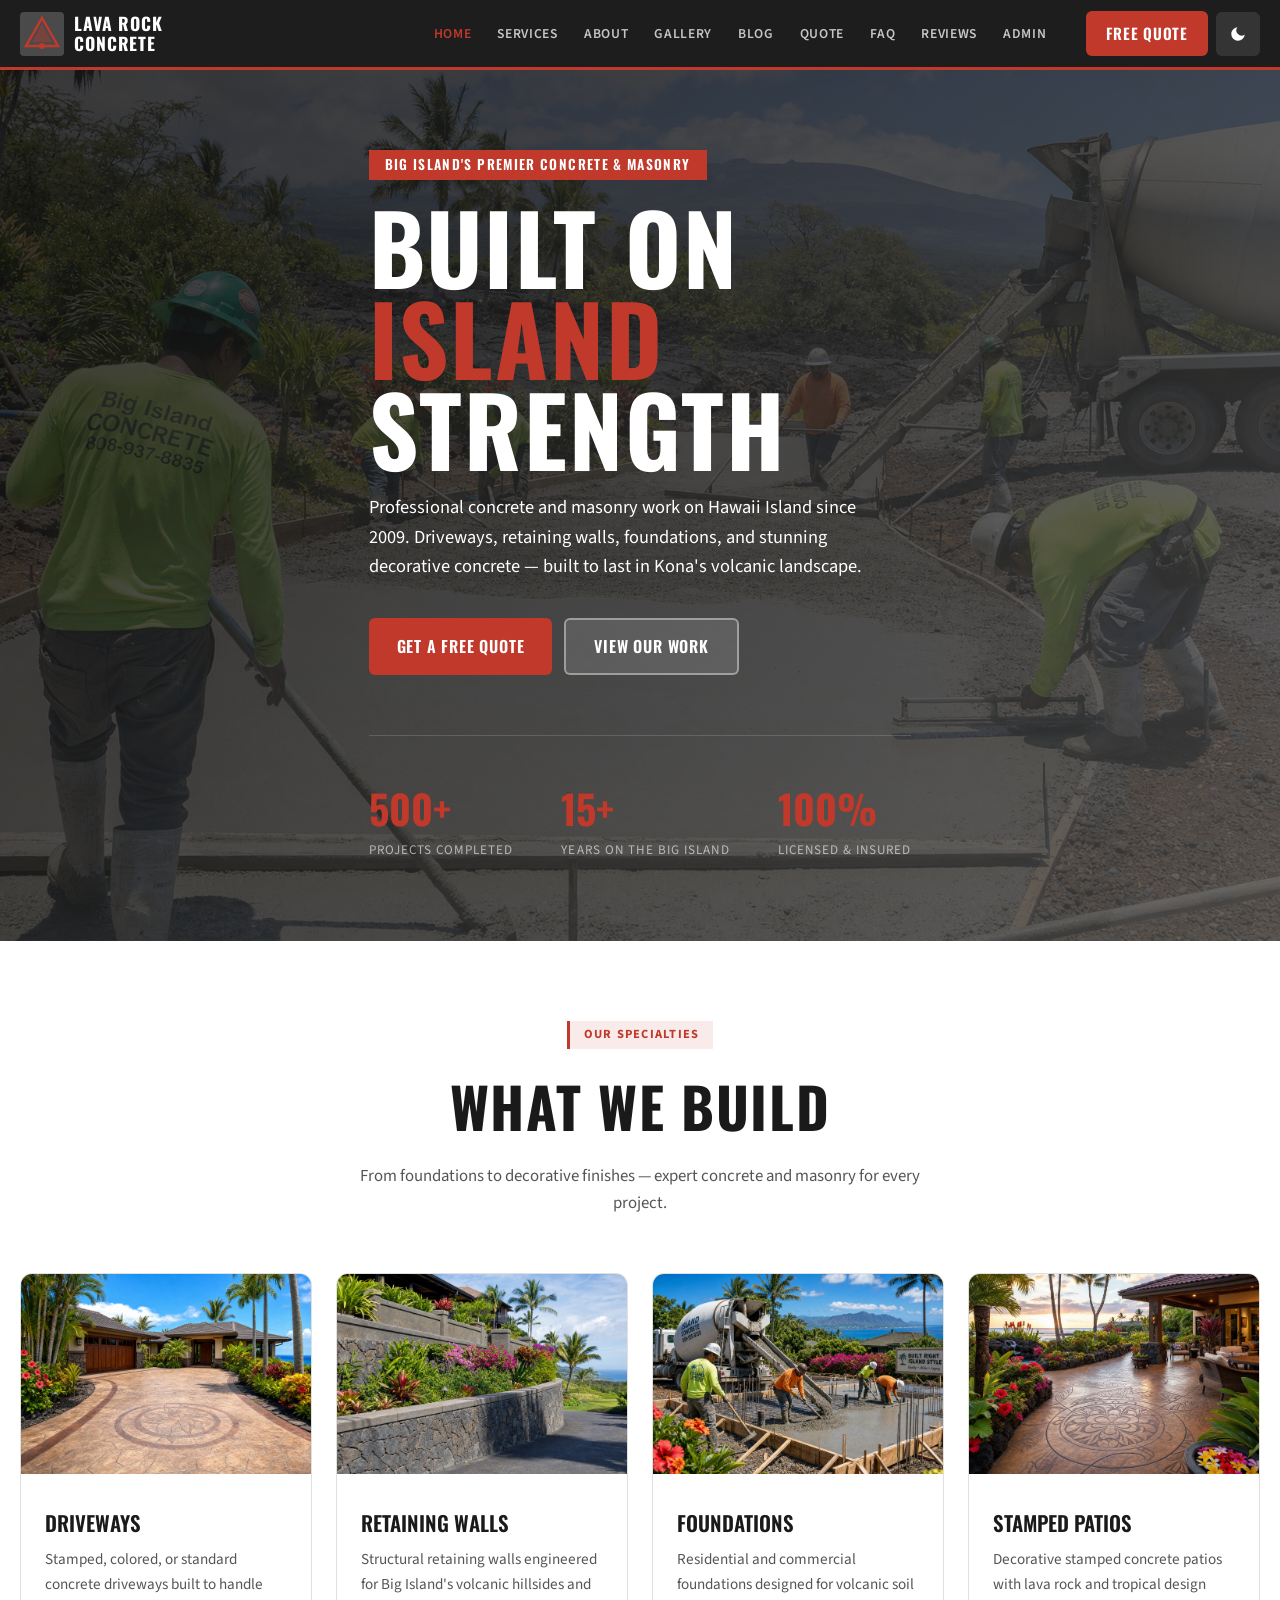
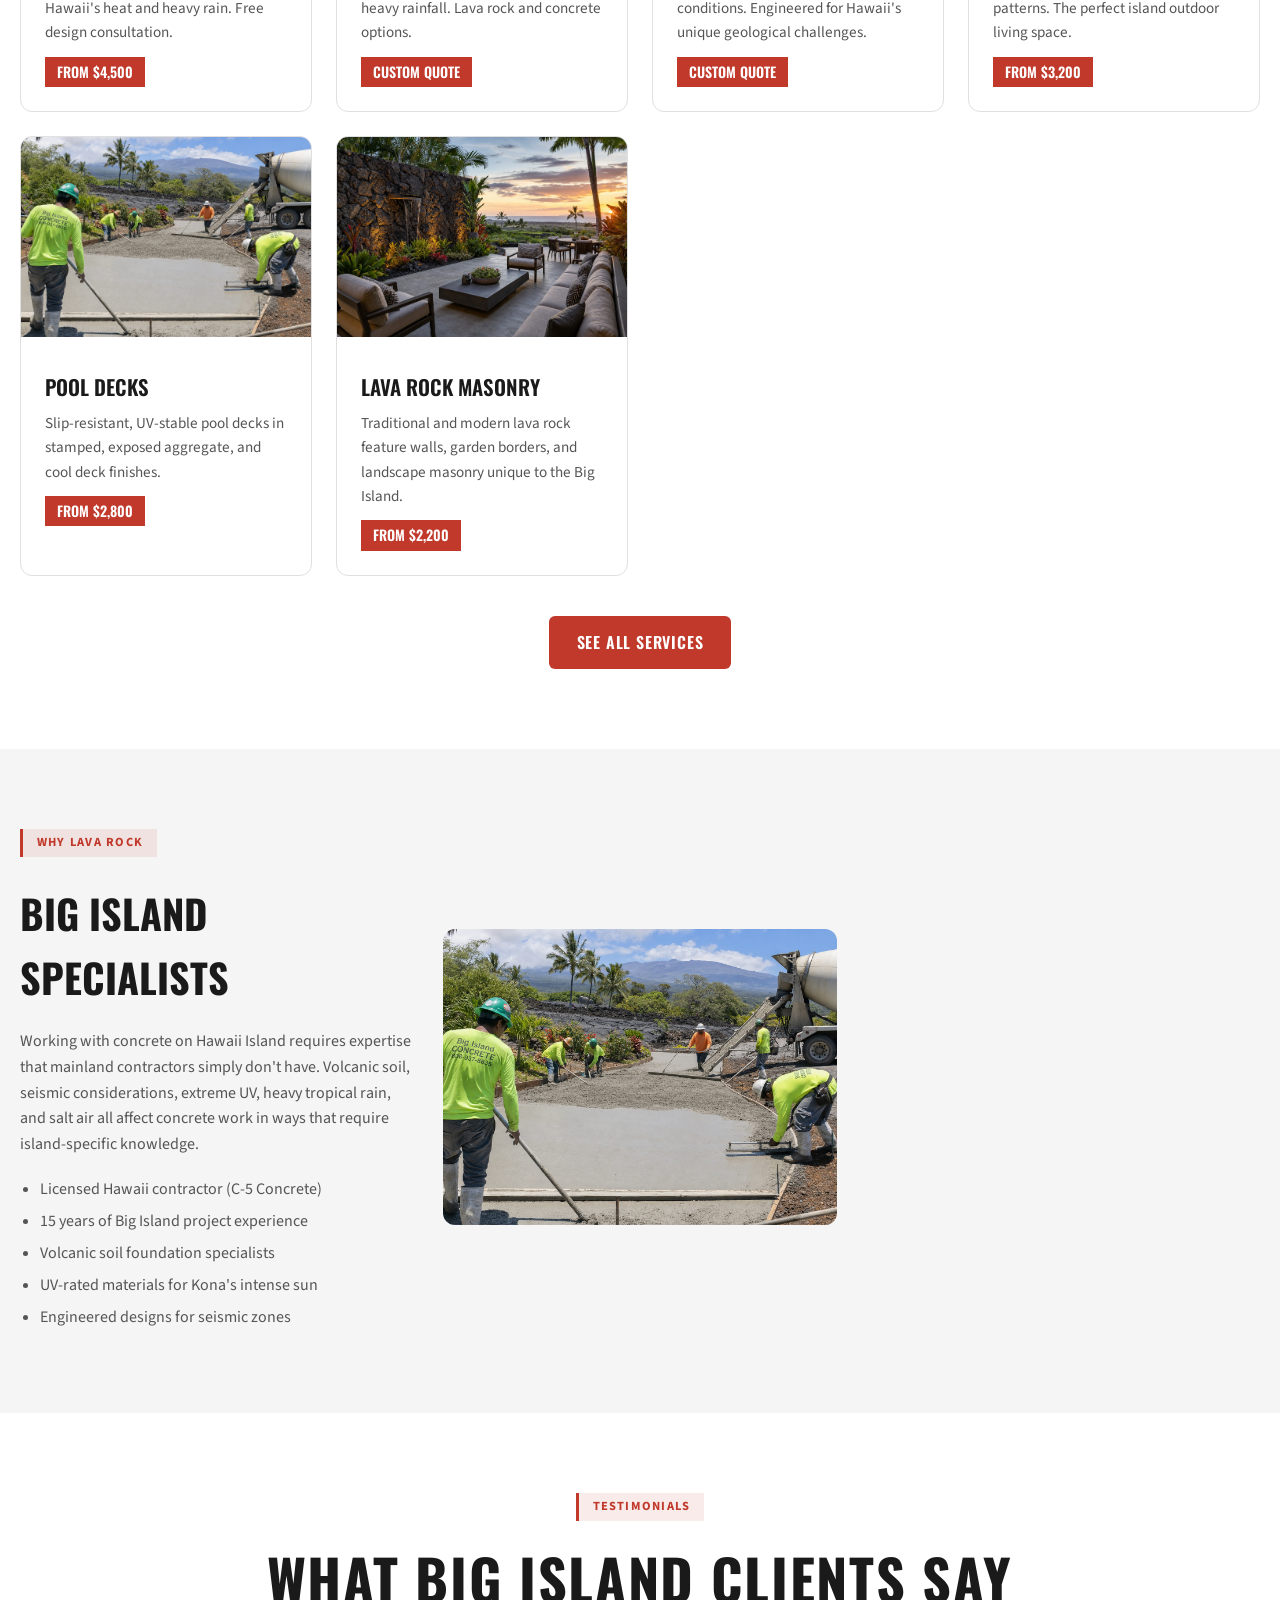
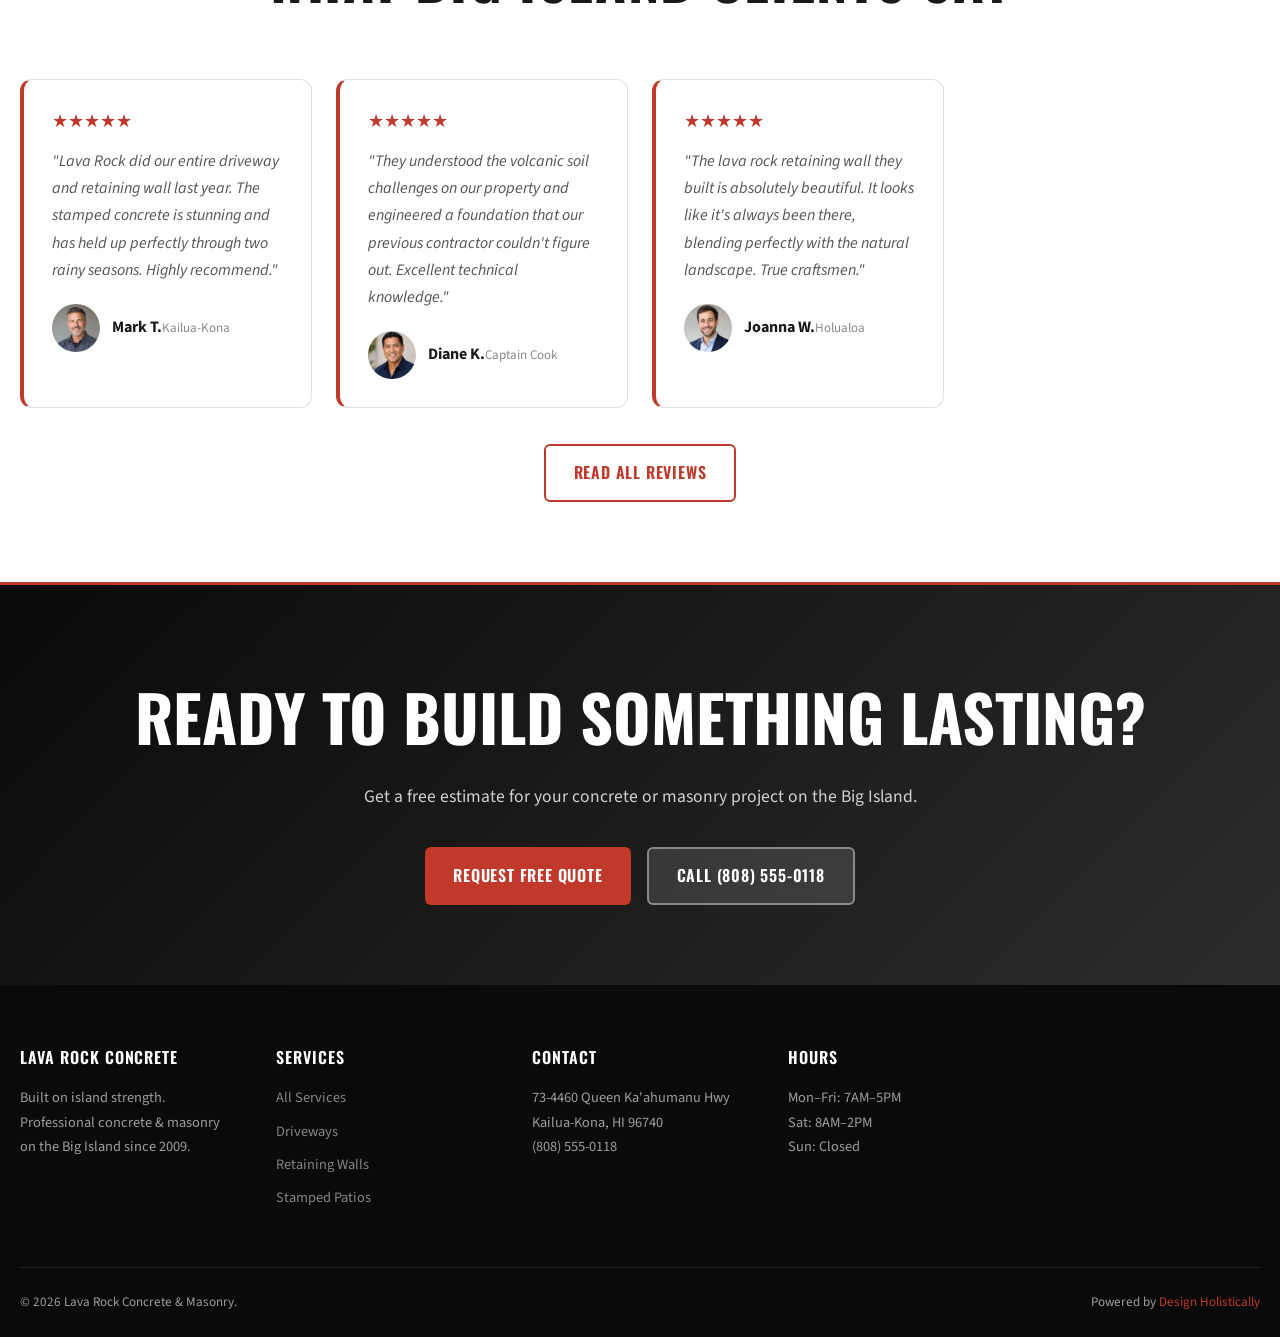
<file: index.html>
<!DOCTYPE html>
<html lang="en" data-theme="light">
<head>
<meta charset="UTF-8"><meta name="viewport" content="width=device-width, initial-scale=1.0">
<title>Lava Rock Concrete & Masonry — Built on Island Strength | Kailua-Kona, Hawaii</title>
<meta name="description" content="Lava Rock Concrete & Masonry: driveways, retaining walls, foundations, stamped patios and decorative concrete on the Big Island. Kailua-Kona, Hawaii Island.">
<meta property="og:title" content="Lava Rock Concrete & Masonry — Kailua-Kona, Hawaii Island">
<meta property="og:description" content="Built on island strength. Professional concrete and masonry on the Big Island.">
<meta property="og:image" content="images/hero.png">
<link rel="stylesheet" href="css/style.css">
<script type="application/ld+json">{"@context":"https://schema.org","@type":"HomeAndConstructionBusiness","name":"Lava Rock Concrete & Masonry","address":{"@type":"PostalAddress","streetAddress":"73-4460 Queen Ka'ahumanu Hwy","addressLocality":"Kailua-Kona","addressRegion":"HI","postalCode":"96740"},"telephone":"(808) 555-0118","priceRange":"$$"}</script>
  <link rel="icon" type="image/x-icon" href="images/favicon.ico">
  <link rel="icon" type="image/png" sizes="32x32" href="images/favicon-32x32.png">
  <link rel="icon" type="image/png" sizes="16x16" href="images/favicon-16x16.png">
  <link rel="apple-touch-icon" sizes="180x180" href="images/apple-touch-icon.png">
</head>
<body>
<header class="site-header">
  <div class="header-inner">
    <a href="index.html" class="logo-wrap" aria-label="Lava Rock Concrete Home">
      <svg width="44" height="44" viewBox="0 0 44 44" fill="none" aria-hidden="true">
        <rect width="44" height="44" rx="4" fill="#4A4A4A"/>
        <polygon points="22,6 38,34 6,34" fill="none" stroke="#C0392B" stroke-width="2.5"/>
        <polygon points="22,12 32,30 12,30" fill="#C0392B" opacity="0.4"/>
        <circle cx="22" cy="34" r="3" fill="#C0392B"/>
      </svg>
      <span>Lava Rock<br>Concrete</span>
    </a>
    <nav class="nav-links">
      <a href="index.html">Home</a><a href="services.html">Services</a><a href="about.html">About</a><a href="gallery.html">Gallery</a><a href="blog.html">Blog</a><a href="booking.html">Quote</a><a href="faq.html">FAQ</a><a href="reviews.html">Reviews</a><a href="admin.html">Admin</a>
    </nav>
    <div class="header-actions">
      <a href="booking.html" class="btn-cta-header">Free Quote</a>
      <button class="btn-dark-toggle" id="darkToggle" aria-label="Toggle dark mode"><svg viewBox="0 0 24 24"><path d="M21 12.79A9 9 0 1111.21 3 7 7 0 0021 12.79z"/></svg></button>
      <button class="hamburger" id="hamburger" aria-label="Open menu" aria-expanded="false"><span></span><span></span><span></span></button>
    </div>
  </div>
</header>
<nav class="mobile-nav" id="mobileNav">
  <a href="index.html">Home</a><a href="services.html">Services</a><a href="about.html">About</a><a href="gallery.html">Gallery</a><a href="blog.html">Blog</a><a href="booking.html">Quote</a><a href="faq.html">FAQ</a><a href="reviews.html">Reviews</a><a href="admin.html">Admin</a>
</nav>

<section class="hero">
  <div class="hero-bg"><img src="images/hero.png" alt="Lava Rock Concrete Hawaii" loading="eager" style="width:100%;height:100%;object-fit:cover;position:absolute;inset:0;"></div>
  <div class="hero-content">
    <div class="hero-badge">Big Island's Premier Concrete & Masonry</div>
    <h1>Built on<br><span>Island</span><br>Strength</h1>
    <p>Professional concrete and masonry work on Hawaii Island since 2009. Driveways, retaining walls, foundations, and stunning decorative concrete — built to last in Kona's volcanic landscape.</p>
    <div class="hero-ctas">
      <a href="booking.html" class="btn btn-primary">Get a Free Quote</a>
      <a href="gallery.html" class="btn btn-ghost">View Our Work</a>
    </div>
    <div class="hero-stats">
      <div class="hero-stat"><div class="num">500+</div><div class="lbl">Projects Completed</div></div>
      <div class="hero-stat"><div class="num">15+</div><div class="lbl">Years on the Big Island</div></div>
      <div class="hero-stat"><div class="num">100%</div><div class="lbl">Licensed & Insured</div></div>
    </div>
  </div>
</section>

<section class="section">
  <div class="container">
    <div class="section-header fade-up">
      <div class="section-tag">Our Specialties</div>
      <h2>What We Build</h2>
      <p>From foundations to decorative finishes — expert concrete and masonry for every project.</p>
    </div>
    <div class="grid-3">
      <div class="card fade-up"><img src="images/service-driveway.png" alt="Driveway" class="card-img"><div class="card-body"><h3>Driveways</h3><p>Stamped, colored, or standard concrete driveways built to handle Hawaii's heat and heavy rain. Free design consultation.</p><span class="price-tag">From $4,500</span></div></div>
      <div class="card fade-up"><img src="images/service-retaining-wall.png" alt="Retaining Walls" class="card-img"><div class="card-body"><h3>Retaining Walls</h3><p>Structural retaining walls engineered for Big Island's volcanic hillsides and heavy rainfall. Lava rock and concrete options.</p><span class="price-tag">Custom Quote</span></div></div>
      <div class="card fade-up"><img src="images/service-foundation.png" alt="Foundations" class="card-img"><div class="card-body"><h3>Foundations</h3><p>Residential and commercial foundations designed for volcanic soil conditions. Engineered for Hawaii's unique geological challenges.</p><span class="price-tag">Custom Quote</span></div></div>
      <div class="card fade-up"><img src="images/gallery-1.png" alt="Stamped Concrete" class="card-img"><div class="card-body"><h3>Stamped Patios</h3><p>Decorative stamped concrete patios with lava rock and tropical design patterns. The perfect island outdoor living space.</p><span class="price-tag">From $3,200</span></div></div>
      <div class="card fade-up"><img src="images/hero.png" alt="Pool Decks" class="card-img"><div class="card-body"><h3>Pool Decks</h3><p>Slip-resistant, UV-stable pool decks in stamped, exposed aggregate, and cool deck finishes.</p><span class="price-tag">From $2,800</span></div></div>
      <div class="card fade-up"><img src="images/gallery-5.png" alt="Lava Rock Masonry" class="card-img"><div class="card-body"><h3>Lava Rock Masonry</h3><p>Traditional and modern lava rock feature walls, garden borders, and landscape masonry unique to the Big Island.</p><span class="price-tag">From $2,200</span></div></div>
    </div>
    <div style="text-align:center;margin-top:40px"><a href="services.html" class="btn btn-primary">See All Services</a></div>
  </div>
</section>

<section class="section section-alt">
  <div class="container">
    <div class="grid-2" style="align-items:center">
      <div class="fade-left">
        <div class="section-tag">Why Lava Rock</div>
        <h2 style="font-family:'Oswald',sans-serif;font-weight:700;font-size:2.5rem;text-transform:uppercase;margin:12px 0 20px">Big Island Specialists</h2>
        <p style="color:var(--text-muted);margin-bottom:16px">Working with concrete on Hawaii Island requires expertise that mainland contractors simply don't have. Volcanic soil, seismic considerations, extreme UV, heavy tropical rain, and salt air all affect concrete work in ways that require island-specific knowledge.</p>
        <ul style="color:var(--text-muted);padding-left:20px;line-height:2">
          <li>Licensed Hawaii contractor (C-5 Concrete)</li>
          <li>15 years of Big Island project experience</li>
          <li>Volcanic soil foundation specialists</li>
          <li>UV-rated materials for Kona's intense sun</li>
          <li>Engineered designs for seismic zones</li>
        </ul>
      </div>
      <div class="fade-up"><img src="images/hero.png" alt="Concrete work" style="width:100%;border-radius:var(--radius-lg);aspect-ratio:4/3;object-fit:cover"></div>
    </div>
  </div>
</section>

<section class="section">
  <div class="container">
    <div class="section-header fade-up"><div class="section-tag">Testimonials</div><h2>What Big Island Clients Say</h2></div>
    <div class="grid-3">
      <div class="testimonial-card fade-up"><div class="stars">★★★★★</div><p>"Lava Rock did our entire driveway and retaining wall last year. The stamped concrete is stunning and has held up perfectly through two rainy seasons. Highly recommend."</p><div class="testi-author"><img src="images/avatar-1.png" alt="Mark T"><div><strong>Mark T.</strong><span>Kailua-Kona</span></div></div></div>
      <div class="testimonial-card fade-up"><div class="stars">★★★★★</div><p>"They understood the volcanic soil challenges on our property and engineered a foundation that our previous contractor couldn't figure out. Excellent technical knowledge."</p><div class="testi-author"><img src="images/avatar-2.png" alt="Diane K"><div><strong>Diane K.</strong><span>Captain Cook</span></div></div></div>
      <div class="testimonial-card fade-up"><div class="stars">★★★★★</div><p>"The lava rock retaining wall they built is absolutely beautiful. It looks like it's always been there, blending perfectly with the natural landscape. True craftsmen."</p><div class="testi-author"><img src="images/avatar-3.png" alt="Joanna W"><div><strong>Joanna W.</strong><span>Holualoa</span></div></div></div>
    </div>
    <div style="text-align:center;margin-top:36px"><a href="reviews.html" class="btn btn-outline">Read All Reviews</a></div>
  </div>
</section>

<section class="cta-section">
  <div class="container">
    <h2>Ready to Build Something Lasting?</h2>
    <p>Get a free estimate for your concrete or masonry project on the Big Island.</p>
    <div style="display:flex;gap:16px;justify-content:center;flex-wrap:wrap">
      <a href="booking.html" class="btn btn-primary">Request Free Quote</a>
      <a href="tel:8085550118" class="btn btn-ghost">Call (808) 555-0118</a>
    </div>
  </div>
</section>

<footer class="site-footer">
  <div class="footer-grid">
    <div class="footer-col"><h4>Lava Rock Concrete</h4><p>Built on island strength. Professional concrete & masonry on the Big Island since 2009.</p></div>
    <div class="footer-col"><h4>Services</h4><a href="services.html">All Services</a><a href="services.html">Driveways</a><a href="services.html">Retaining Walls</a><a href="services.html">Stamped Patios</a></div>
    <div class="footer-col"><h4>Contact</h4><p>73-4460 Queen Ka'ahumanu Hwy<br>Kailua-Kona, HI 96740<br>(808) 555-0118</p></div>
    <div class="footer-col"><h4>Hours</h4><p>Mon–Fri: 7AM–5PM<br>Sat: 8AM–2PM<br>Sun: Closed</p></div>
  </div>
  <div class="footer-bottom"><span>© 2026 Lava Rock Concrete & Masonry.</span><span>Powered by <a href="https://designholistically.com" target="_blank">Design Holistically</a></span></div>
</footer>
<button class="back-to-top" id="backToTop" aria-label="Back to top">↑</button>
<script src="js/main.js"></script>
</body>
</html>
</file>
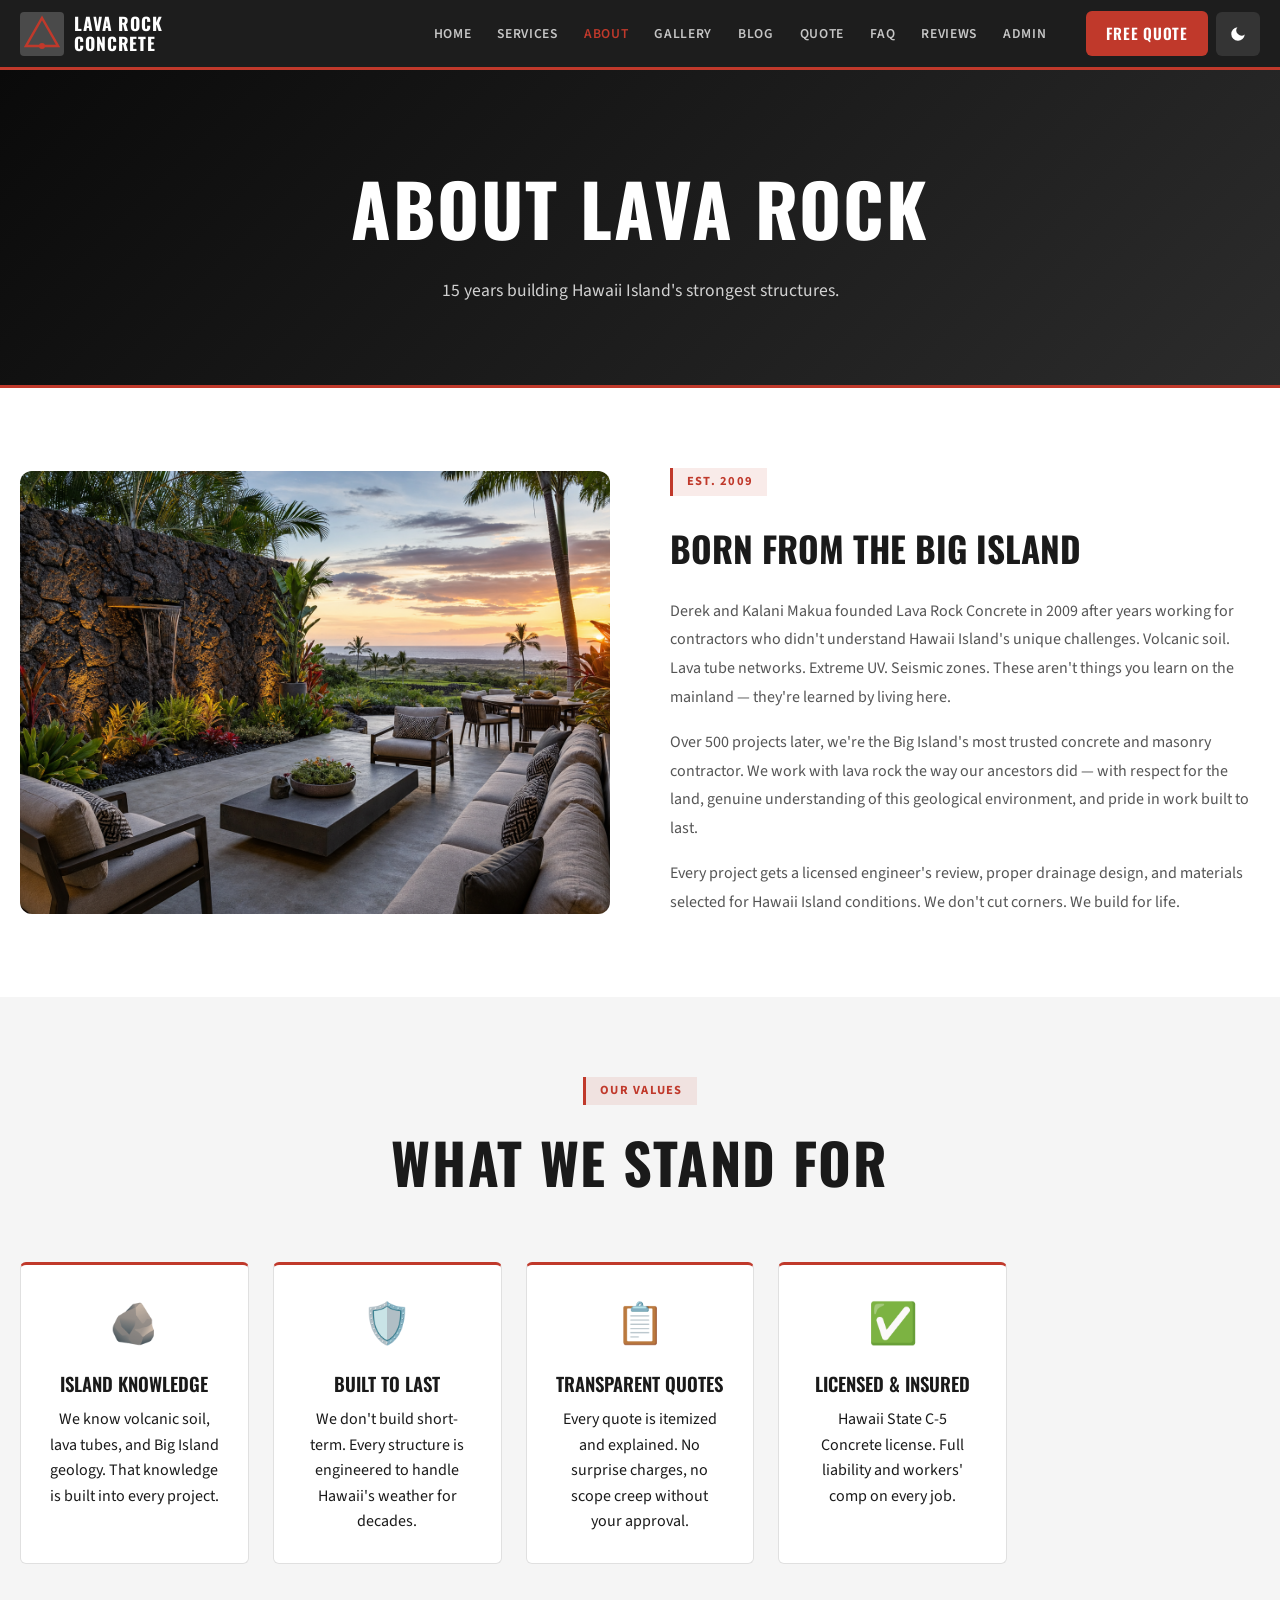
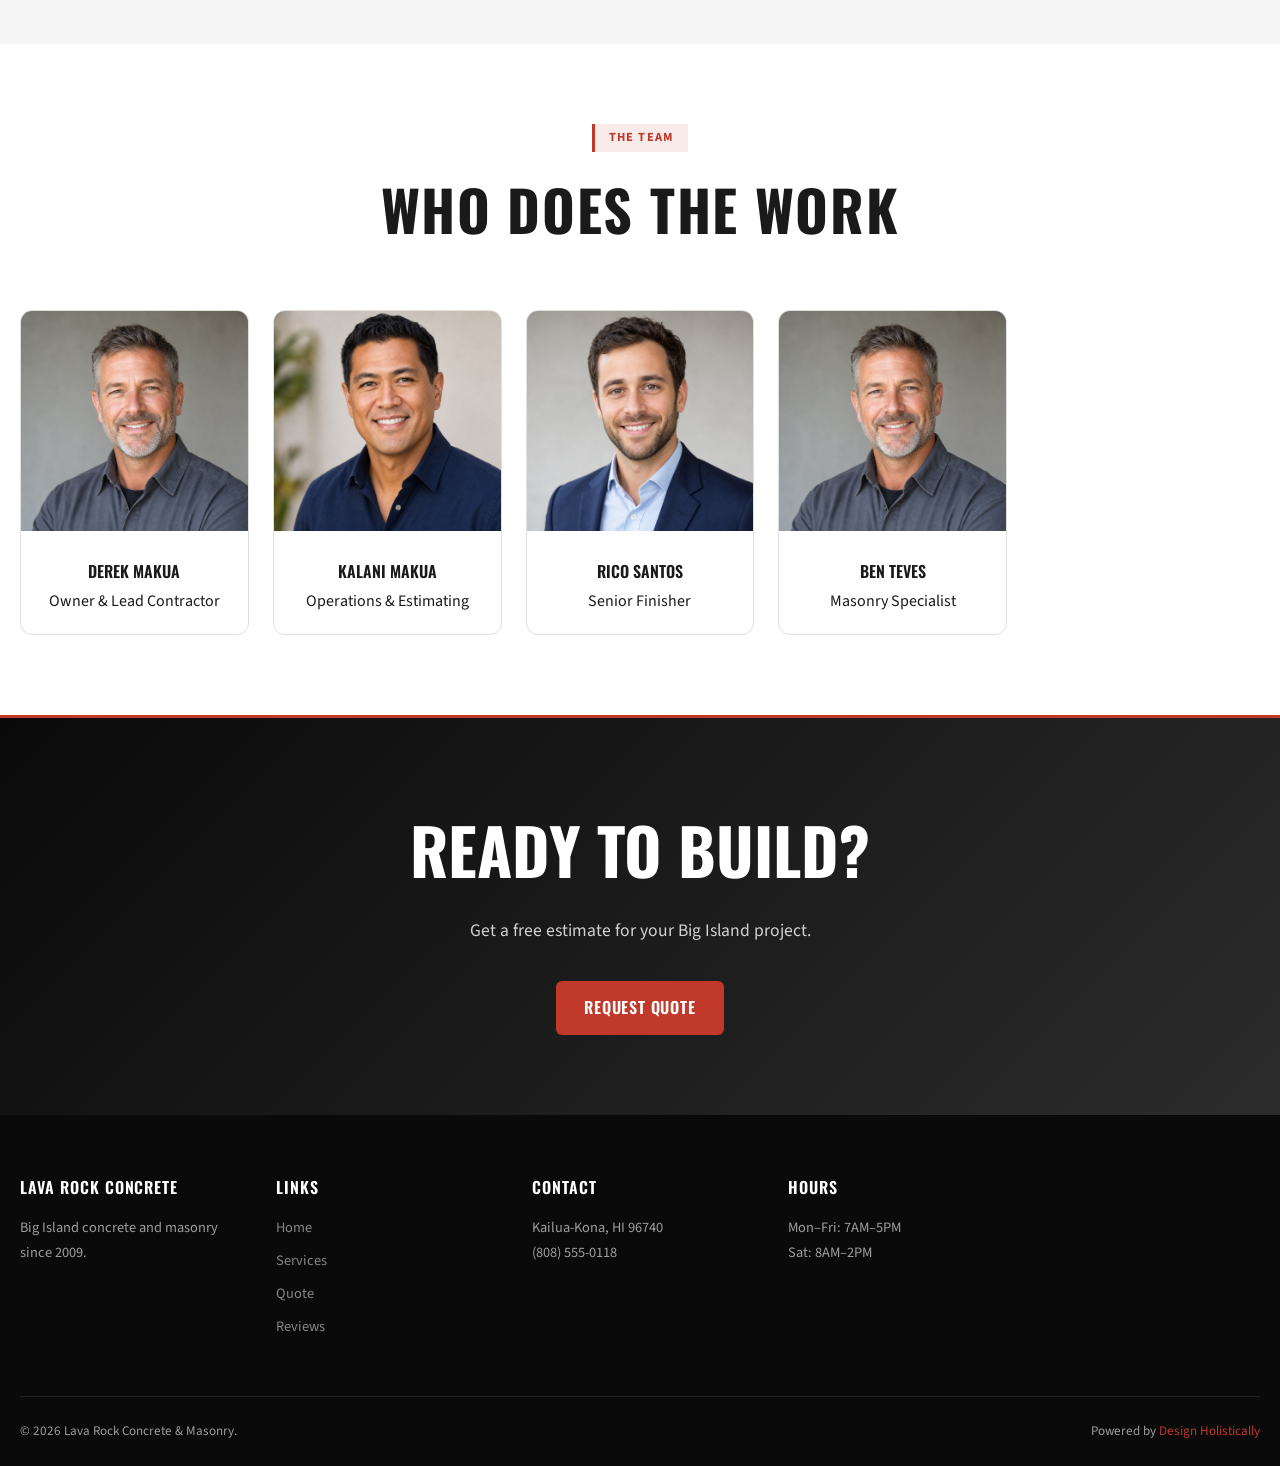
<file: about.html>
<!DOCTYPE html><html lang="en" data-theme="light"><head><meta charset="UTF-8"><meta name="viewport" content="width=device-width, initial-scale=1.0"><title>About Us — Lava Rock Concrete & Masonry | Kailua-Kona</title><link rel="stylesheet" href="css/style.css">  <link rel="icon" type="image/x-icon" href="images/favicon.ico">
  <link rel="icon" type="image/png" sizes="32x32" href="images/favicon-32x32.png">
  <link rel="icon" type="image/png" sizes="16x16" href="images/favicon-16x16.png">
  <link rel="apple-touch-icon" sizes="180x180" href="images/apple-touch-icon.png">
</head><body>
<header class="site-header"><div class="header-inner"><a href="index.html" class="logo-wrap"><svg width="44" height="44" viewBox="0 0 44 44" fill="none"><rect width="44" height="44" rx="4" fill="#4A4A4A"/><polygon points="22,6 38,34 6,34" fill="none" stroke="#C0392B" stroke-width="2.5"/><circle cx="22" cy="34" r="3" fill="#C0392B"/></svg><span>Lava Rock<br>Concrete</span></a>
<nav class="nav-links"><a href="index.html">Home</a><a href="services.html">Services</a><a href="about.html" class="active">About</a><a href="gallery.html">Gallery</a><a href="blog.html">Blog</a><a href="booking.html">Quote</a><a href="faq.html">FAQ</a><a href="reviews.html">Reviews</a><a href="admin.html">Admin</a></nav>
<div class="header-actions"><a href="booking.html" class="btn-cta-header">Free Quote</a><button class="btn-dark-toggle" id="darkToggle" aria-label="Toggle dark mode"><svg viewBox="0 0 24 24"><path d="M21 12.79A9 9 0 1111.21 3 7 7 0 0021 12.79z"/></svg></button><button class="hamburger" id="hamburger" aria-label="Open menu" aria-expanded="false"><span></span><span></span><span></span></button></div></div></header>
<nav class="mobile-nav" id="mobileNav"><a href="index.html">Home</a><a href="services.html">Services</a><a href="about.html">About</a><a href="gallery.html">Gallery</a><a href="blog.html">Blog</a><a href="booking.html">Quote</a><a href="faq.html">FAQ</a><a href="reviews.html">Reviews</a><a href="admin.html">Admin</a></nav>
<div class="page-hero"><h1>About Lava Rock</h1><p>15 years building Hawaii Island's strongest structures.</p></div>
<section class="section"><div class="container"><div class="about-story fade-up">
<img src="images/gallery-5.png" alt="Lava Rock team">
<div><div class="section-tag">Est. 2009</div><h2 style="font-family:'Oswald',sans-serif;font-weight:700;font-size:2.2rem;text-transform:uppercase;margin:12px 0 20px">Born from the Big Island</h2>
<p style="color:var(--text-muted);line-height:1.8;margin-bottom:16px">Derek and Kalani Makua founded Lava Rock Concrete in 2009 after years working for contractors who didn't understand Hawaii Island's unique challenges. Volcanic soil. Lava tube networks. Extreme UV. Seismic zones. These aren't things you learn on the mainland — they're learned by living here.</p>
<p style="color:var(--text-muted);line-height:1.8;margin-bottom:16px">Over 500 projects later, we're the Big Island's most trusted concrete and masonry contractor. We work with lava rock the way our ancestors did — with respect for the land, genuine understanding of this geological environment, and pride in work built to last.</p>
<p style="color:var(--text-muted);line-height:1.8">Every project gets a licensed engineer's review, proper drainage design, and materials selected for Hawaii Island conditions. We don't cut corners. We build for life.</p>
</div></div></div></section>
<section class="section section-alt"><div class="container">
<div class="section-header fade-up"><div class="section-tag">Our Values</div><h2>What We Stand For</h2></div>
<div class="values-grid">
<div class="value-card fade-up"><div class="value-icon">🪨</div><h3>Island Knowledge</h3><p>We know volcanic soil, lava tubes, and Big Island geology. That knowledge is built into every project.</p></div>
<div class="value-card fade-up"><div class="value-icon">🛡️</div><h3>Built to Last</h3><p>We don't build short-term. Every structure is engineered to handle Hawaii's weather for decades.</p></div>
<div class="value-card fade-up"><div class="value-icon">📋</div><h3>Transparent Quotes</h3><p>Every quote is itemized and explained. No surprise charges, no scope creep without your approval.</p></div>
<div class="value-card fade-up"><div class="value-icon">✅</div><h3>Licensed & Insured</h3><p>Hawaii State C-5 Concrete license. Full liability and workers' comp on every job.</p></div>
</div></div></section>
<section class="section"><div class="container">
<div class="section-header fade-up"><div class="section-tag">The Team</div><h2>Who Does the Work</h2></div>
<div class="team-grid">
<div class="team-card fade-up"><img src="images/avatar-1.png" alt="Derek Makua"><div class="team-card-body"><strong>Derek Makua</strong><span>Owner & Lead Contractor</span></div></div>
<div class="team-card fade-up"><img src="images/avatar-2.png" alt="Kalani Makua"><div class="team-card-body"><strong>Kalani Makua</strong><span>Operations & Estimating</span></div></div>
<div class="team-card fade-up"><img src="images/avatar-3.png" alt="Rico Santos"><div class="team-card-body"><strong>Rico Santos</strong><span>Senior Finisher</span></div></div>
<div class="team-card fade-up"><img src="images/avatar-1.png" alt="Ben Teves"><div class="team-card-body"><strong>Ben Teves</strong><span>Masonry Specialist</span></div></div>
</div></div></section>
<section class="cta-section"><div class="container"><h2>Ready to Build?</h2><p>Get a free estimate for your Big Island project.</p><a href="booking.html" class="btn btn-primary">Request Quote</a></div></section>
<footer class="site-footer"><div class="footer-grid"><div class="footer-col"><h4>Lava Rock Concrete</h4><p>Big Island concrete and masonry since 2009.</p></div><div class="footer-col"><h4>Links</h4><a href="index.html">Home</a><a href="services.html">Services</a><a href="booking.html">Quote</a><a href="reviews.html">Reviews</a></div><div class="footer-col"><h4>Contact</h4><p>Kailua-Kona, HI 96740<br>(808) 555-0118</p></div><div class="footer-col"><h4>Hours</h4><p>Mon–Fri: 7AM–5PM<br>Sat: 8AM–2PM</p></div></div><div class="footer-bottom"><span>© 2026 Lava Rock Concrete & Masonry.</span><span>Powered by <a href="https://designholistically.com" target="_blank">Design Holistically</a></span></div></footer>
<button class="back-to-top" id="backToTop" aria-label="Back to top">↑</button><script src="js/main.js"></script></body></html>
</file>
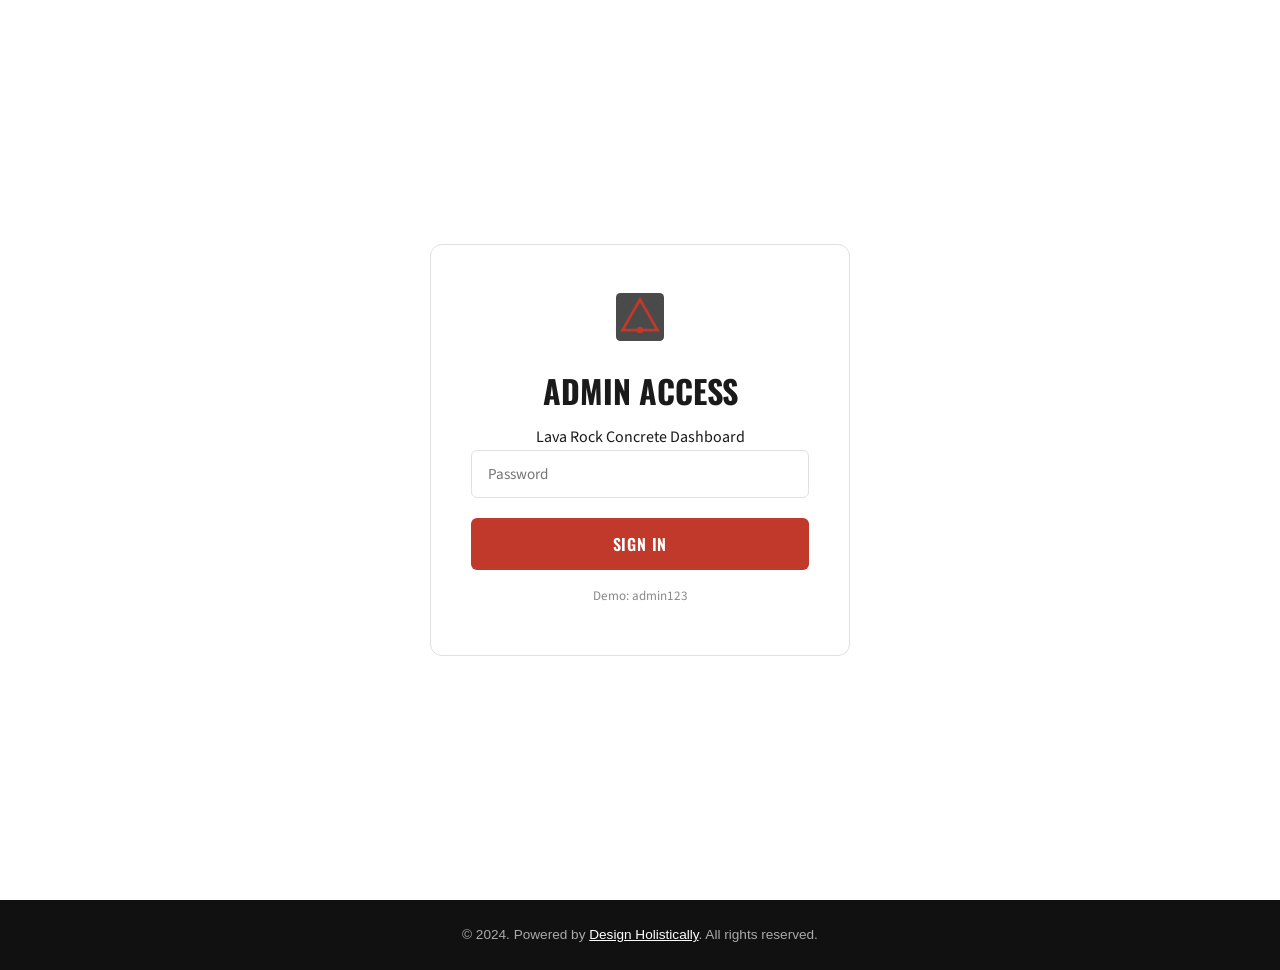
<file: admin.html>
<!DOCTYPE html><html lang="en" data-theme="light"><head><meta charset="UTF-8"><meta name="viewport" content="width=device-width, initial-scale=1.0"><title>Admin — Lava Rock Concrete</title><link rel="stylesheet" href="css/style.css"><style>body{overflow-x:hidden}.admin-grid{display:grid;grid-template-columns:repeat(auto-fill,minmax(180px,1fr));gap:16px;margin-bottom:32px}</style>  <link rel="icon" type="image/x-icon" href="images/favicon.ico">
  <link rel="icon" type="image/png" sizes="32x32" href="images/favicon-32x32.png">
  <link rel="icon" type="image/png" sizes="16x16" href="images/favicon-16x16.png">
  <link rel="apple-touch-icon" sizes="180x180" href="images/apple-touch-icon.png">
</head><body>
<div id="loginOverlay" class="login-overlay"><div class="login-box"><svg width="48" height="48" viewBox="0 0 44 44" fill="none" style="margin:0 auto 16px"><rect width="44" height="44" rx="4" fill="#4A4A4A"/><polygon points="22,6 38,34 6,34" fill="none" stroke="#C0392B" stroke-width="2.5"/><circle cx="22" cy="34" r="3" fill="#C0392B"/></svg><h2>Admin Access</h2><p>Lava Rock Concrete Dashboard</p><form id="loginForm"><div class="form-group"><input type="password" id="adminPw" placeholder="Password" required></div><div id="loginError" style="color:#c0392b;font-size:0.85rem;margin-bottom:12px"></div><button type="submit" class="btn btn-primary" style="width:100%">Sign In</button></form><p style="margin-top:16px;font-size:0.82rem;color:var(--text-light)">Demo: admin123</p></div></div>
<div class="admin-layout"><aside class="admin-sidebar"><div style="padding:20px 20px 0;margin-bottom:16px"><a href="index.html" class="logo-wrap" style="color:var(--text)"><svg width="32" height="32" viewBox="0 0 44 44" fill="none"><rect width="44" height="44" rx="4" fill="#4A4A4A"/><polygon points="22,6 38,34 6,34" fill="none" stroke="#C0392B" stroke-width="2.5"/></svg><span style="font-size:0.85rem">Lava Rock</span></a></div>
<nav class="admin-nav"><a href="#dashboard" class="active">📊 Dashboard</a><a href="#quotes">📋 Quotes</a><a href="#messages">💬 Messages</a><a href="#projects">🏗️ Projects</a><a href="index.html">← View Site</a></nav>
<div style="padding:20px"><button class="btn-dark-toggle" id="darkToggle" aria-label="Toggle dark mode" style="width:100%;border-radius:var(--radius)"><svg viewBox="0 0 24 24" style="width:20px;height:20px;fill:var(--text)"><path d="M21 12.79A9 9 0 1111.21 3 7 7 0 0021 12.79z"/></svg></button></div></aside>
<main class="admin-main"><div style="margin-bottom:28px"><h2 style="font-family:'Oswald',sans-serif;font-weight:700;font-size:1.8rem;text-transform:uppercase">Project Dashboard</h2><p style="color:var(--text-muted)">Monday, June 29, 2026</p></div>
<div class="admin-grid"><div class="stat-card"><div class="val">7</div><div class="label">Active Projects</div></div><div class="stat-card"><div class="val">14</div><div class="label">Pending Quotes</div></div><div class="stat-card"><div class="val">$128K</div><div class="label">YTD Revenue</div></div><div class="stat-card"><div class="val">4.9★</div><div class="label">Avg Rating</div></div><div class="stat-card"><div class="val">3</div><div class="label">New Messages</div></div><div class="stat-card"><div class="val">2</div><div class="label">Permits Pending</div></div></div>
<div id="quotes" style="margin-bottom:40px"><h3 style="font-family:'Oswald',sans-serif;font-weight:600;text-transform:uppercase;margin-bottom:16px">Recent Quote Requests</h3><div style="overflow-x:auto"><table class="admin-table"><thead><tr><th>ID</th><th>Client</th><th>Service</th><th>Location</th><th>Est. Value</th><th>Status</th></tr></thead><tbody>
<tr><td>#Q-441</td><td>Thomas K.</td><td>Stamped Driveway</td><td>Holualoa</td><td>$6,800</td><td><span class="badge badge-yellow">Pending</span></td></tr>
<tr><td>#Q-440</td><td>Maria Santos</td><td>Retaining Wall</td><td>Captain Cook</td><td>$12,400</td><td><span class="badge badge-green">Scheduled</span></td></tr>
<tr><td>#Q-439</td><td>Ben Nakamura</td><td>Pool Deck</td><td>Keauhou</td><td>$4,200</td><td><span class="badge badge-green">Accepted</span></td></tr>
<tr><td>#Q-438</td><td>Jen Hale</td><td>Foundation Repair</td><td>Waimea</td><td>$8,900</td><td><span class="badge badge-red">Declined</span></td></tr>
</tbody></table></div></div>
</main></div>
<script src="js/main.js"></script>
  <!-- Powered by Design Holistically -->
  <footer style="background:#111;color:#aaa;text-align:center;padding:1.5rem;font-size:0.85rem;font-family:sans-serif;">
    <p>&copy; 2024. Powered by <a href="https://designholistically.com" target="_blank" rel="noopener" style="color:#fff;text-decoration:underline;">Design Holistically</a>. All rights reserved.</p>
  </footer>

</body></html>
</file>
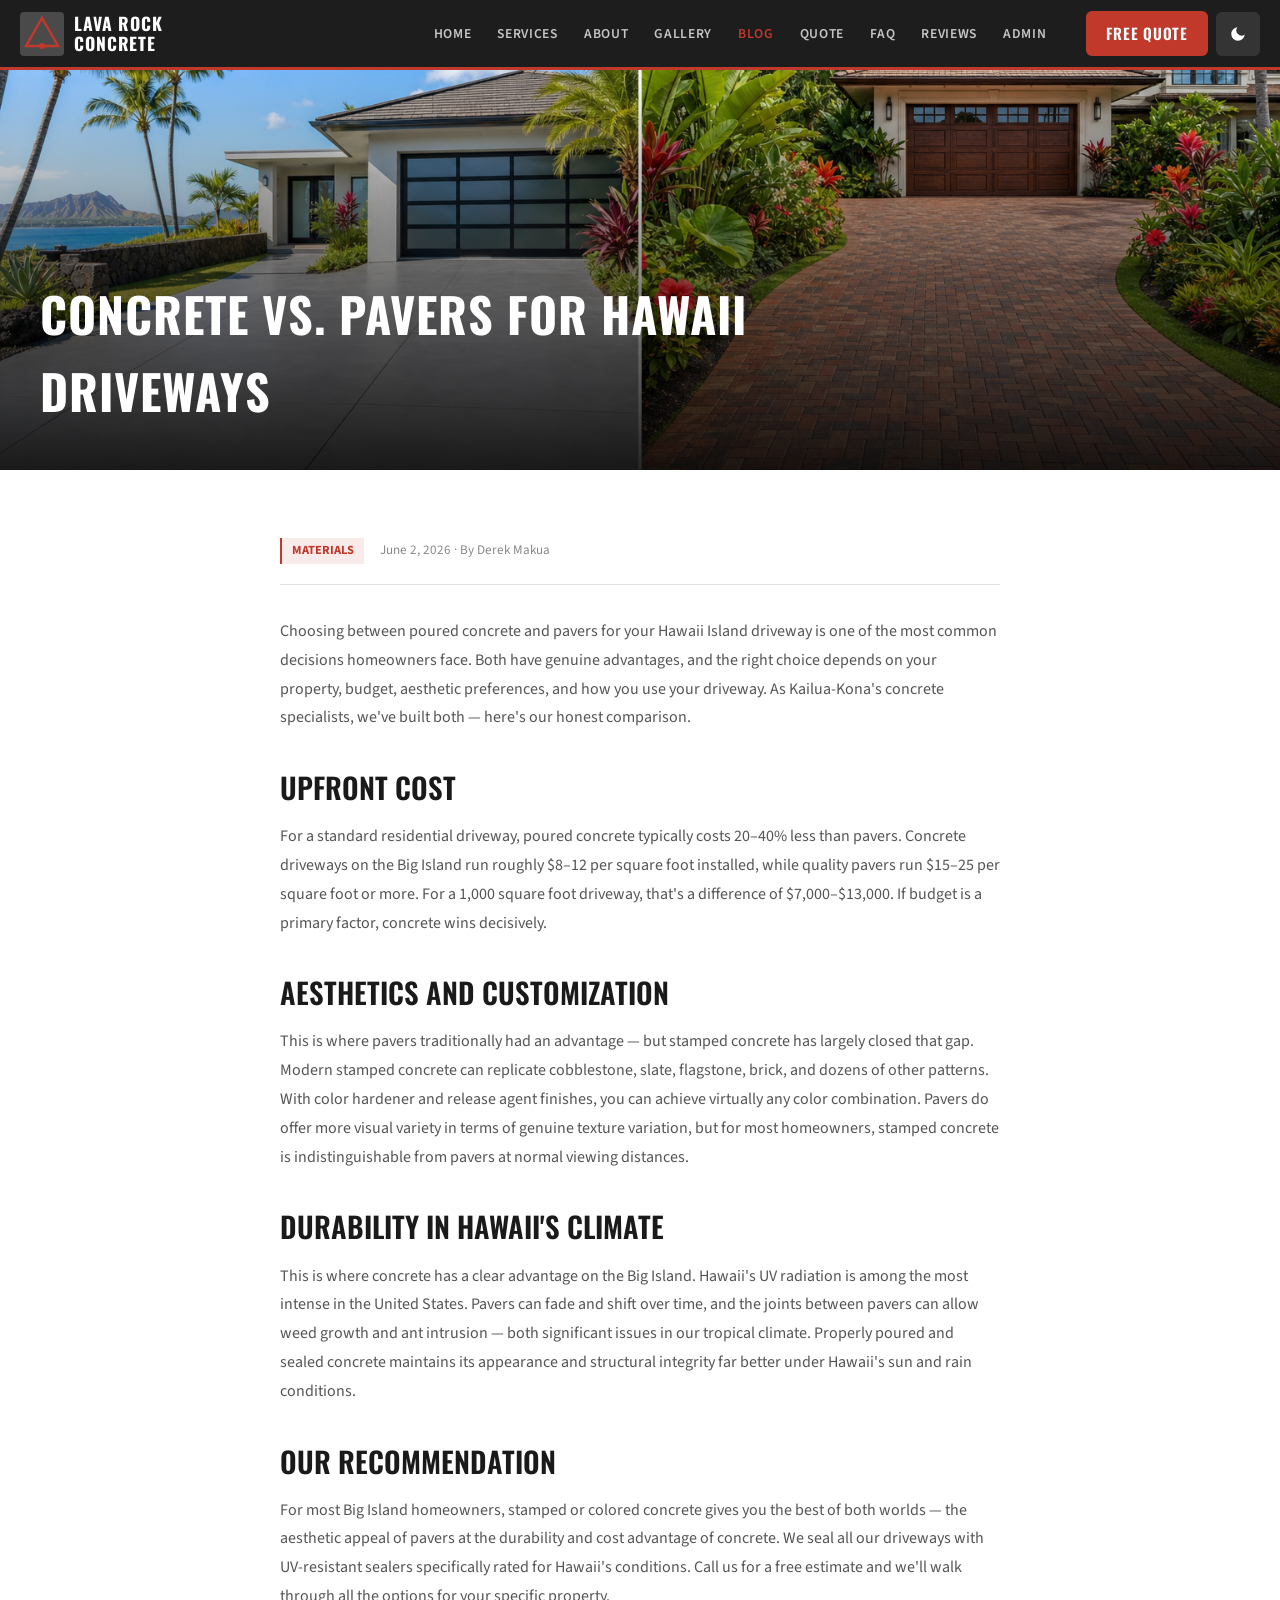
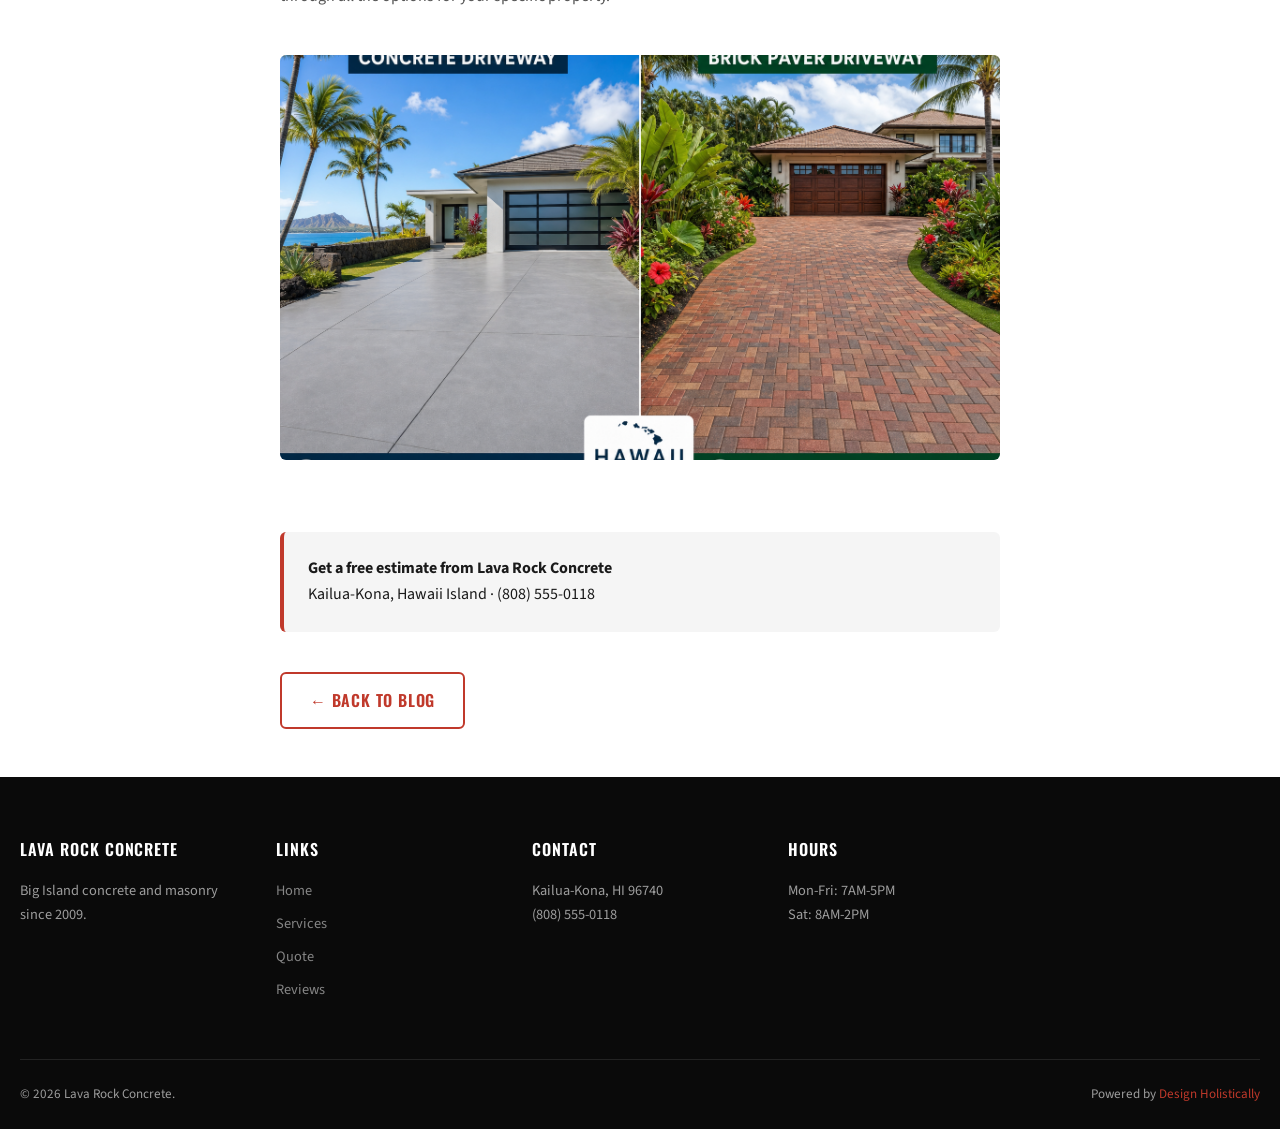
<file: blog-post-1.html>
<!DOCTYPE html><html lang="en" data-theme="light"><head><meta charset="UTF-8"><meta name="viewport" content="width=device-width, initial-scale=1.0"><title>Concrete vs. Pavers for Hawaii Driveways — Lava Rock Concrete</title><link rel="stylesheet" href="css/style.css">  <link rel="icon" type="image/x-icon" href="images/favicon.ico">
  <link rel="icon" type="image/png" sizes="32x32" href="images/favicon-32x32.png">
  <link rel="icon" type="image/png" sizes="16x16" href="images/favicon-16x16.png">
  <link rel="apple-touch-icon" sizes="180x180" href="images/apple-touch-icon.png">
</head><body>
<header class="site-header"><div class="header-inner"><a href="index.html" class="logo-wrap"><svg width="44" height="44" viewBox="0 0 44 44" fill="none"><rect width="44" height="44" rx="4" fill="#4A4A4A"/><polygon points="22,6 38,34 6,34" fill="none" stroke="#C0392B" stroke-width="2.5"/><circle cx="22" cy="34" r="3" fill="#C0392B"/></svg><span>Lava Rock<br>Concrete</span></a><nav class="nav-links"><a href="index.html">Home</a><a href="services.html">Services</a><a href="about.html">About</a><a href="gallery.html">Gallery</a><a href="blog.html" class="active">Blog</a><a href="booking.html">Quote</a><a href="faq.html">FAQ</a><a href="reviews.html">Reviews</a><a href="admin.html">Admin</a></nav><div class="header-actions"><a href="booking.html" class="btn-cta-header">Free Quote</a><button class="btn-dark-toggle" id="darkToggle" aria-label="Toggle dark mode"><svg viewBox="0 0 24 24"><path d="M21 12.79A9 9 0 1111.21 3 7 7 0 0021 12.79z"/></svg></button><button class="hamburger" id="hamburger" aria-label="Open menu" aria-expanded="false"><span></span><span></span><span></span></button></div></div></header><nav class="mobile-nav" id="mobileNav"><a href="index.html">Home</a><a href="services.html">Services</a><a href="about.html">About</a><a href="gallery.html">Gallery</a><a href="blog.html">Blog</a><a href="booking.html">Quote</a><a href="faq.html">FAQ</a><a href="reviews.html">Reviews</a><a href="admin.html">Admin</a></nav>
<div class="article-hero"><img src="images/blog-1.png" alt="Concrete vs. Pavers for Hawaii Driveways"><div class="article-hero-overlay"><h1>Concrete vs. Pavers for Hawaii Driveways</h1></div></div>
<div class="article-body"><div class="article-meta"><span class="blog-cat">Materials</span><span class="blog-date">June 2, 2026 · By Derek Makua</span></div>
<p>Choosing between poured concrete and pavers for your Hawaii Island driveway is one of the most common decisions homeowners face. Both have genuine advantages, and the right choice depends on your property, budget, aesthetic preferences, and how you use your driveway. As Kailua-Kona's concrete specialists, we've built both — here's our honest comparison.</p>
<h2>Upfront Cost</h2>
<p>For a standard residential driveway, poured concrete typically costs 20–40% less than pavers. Concrete driveways on the Big Island run roughly $8–12 per square foot installed, while quality pavers run $15–25 per square foot or more. For a 1,000 square foot driveway, that's a difference of $7,000–$13,000. If budget is a primary factor, concrete wins decisively.</p>
<h2>Aesthetics and Customization</h2>
<p>This is where pavers traditionally had an advantage — but stamped concrete has largely closed that gap. Modern stamped concrete can replicate cobblestone, slate, flagstone, brick, and dozens of other patterns. With color hardener and release agent finishes, you can achieve virtually any color combination. Pavers do offer more visual variety in terms of genuine texture variation, but for most homeowners, stamped concrete is indistinguishable from pavers at normal viewing distances.</p>
<h2>Durability in Hawaii's Climate</h2>
<p>This is where concrete has a clear advantage on the Big Island. Hawaii's UV radiation is among the most intense in the United States. Pavers can fade and shift over time, and the joints between pavers can allow weed growth and ant intrusion — both significant issues in our tropical climate. Properly poured and sealed concrete maintains its appearance and structural integrity far better under Hawaii's sun and rain conditions.</p>
<h2>Our Recommendation</h2>
<p>For most Big Island homeowners, stamped or colored concrete gives you the best of both worlds — the aesthetic appeal of pavers at the durability and cost advantage of concrete. We seal all our driveways with UV-resistant sealers specifically rated for Hawaii's conditions. Call us for a free estimate and we'll walk through all the options for your specific property.</p>
<img src="images/blog-1.png" alt="Concrete vs. Pavers for Hawaii Driveways" class="article-img-mid">
<div style="margin-top:40px;padding:24px;background:var(--bg-alt);border-radius:var(--radius);border-left:4px solid var(--accent)"><strong>Get a free estimate from Lava Rock Concrete</strong><br>Kailua-Kona, Hawaii Island · (808) 555-0118</div>
<div style="margin-top:40px"><a href="blog.html" class="btn btn-outline">← Back to Blog</a></div>
</div>
<footer class="site-footer"><div class="footer-grid"><div class="footer-col"><h4>Lava Rock Concrete</h4><p>Big Island concrete and masonry since 2009.</p></div><div class="footer-col"><h4>Links</h4><a href="index.html">Home</a><a href="services.html">Services</a><a href="booking.html">Quote</a><a href="reviews.html">Reviews</a></div><div class="footer-col"><h4>Contact</h4><p>Kailua-Kona, HI 96740<br>(808) 555-0118</p></div><div class="footer-col"><h4>Hours</h4><p>Mon-Fri: 7AM-5PM<br>Sat: 8AM-2PM</p></div></div><div class="footer-bottom"><span>© 2026 Lava Rock Concrete.</span><span>Powered by <a href="https://designholistically.com" target="_blank">Design Holistically</a></span></div></footer><button class="back-to-top" id="backToTop" aria-label="Back to top">↑</button><script src="js/main.js"></script></body></html>
</file>
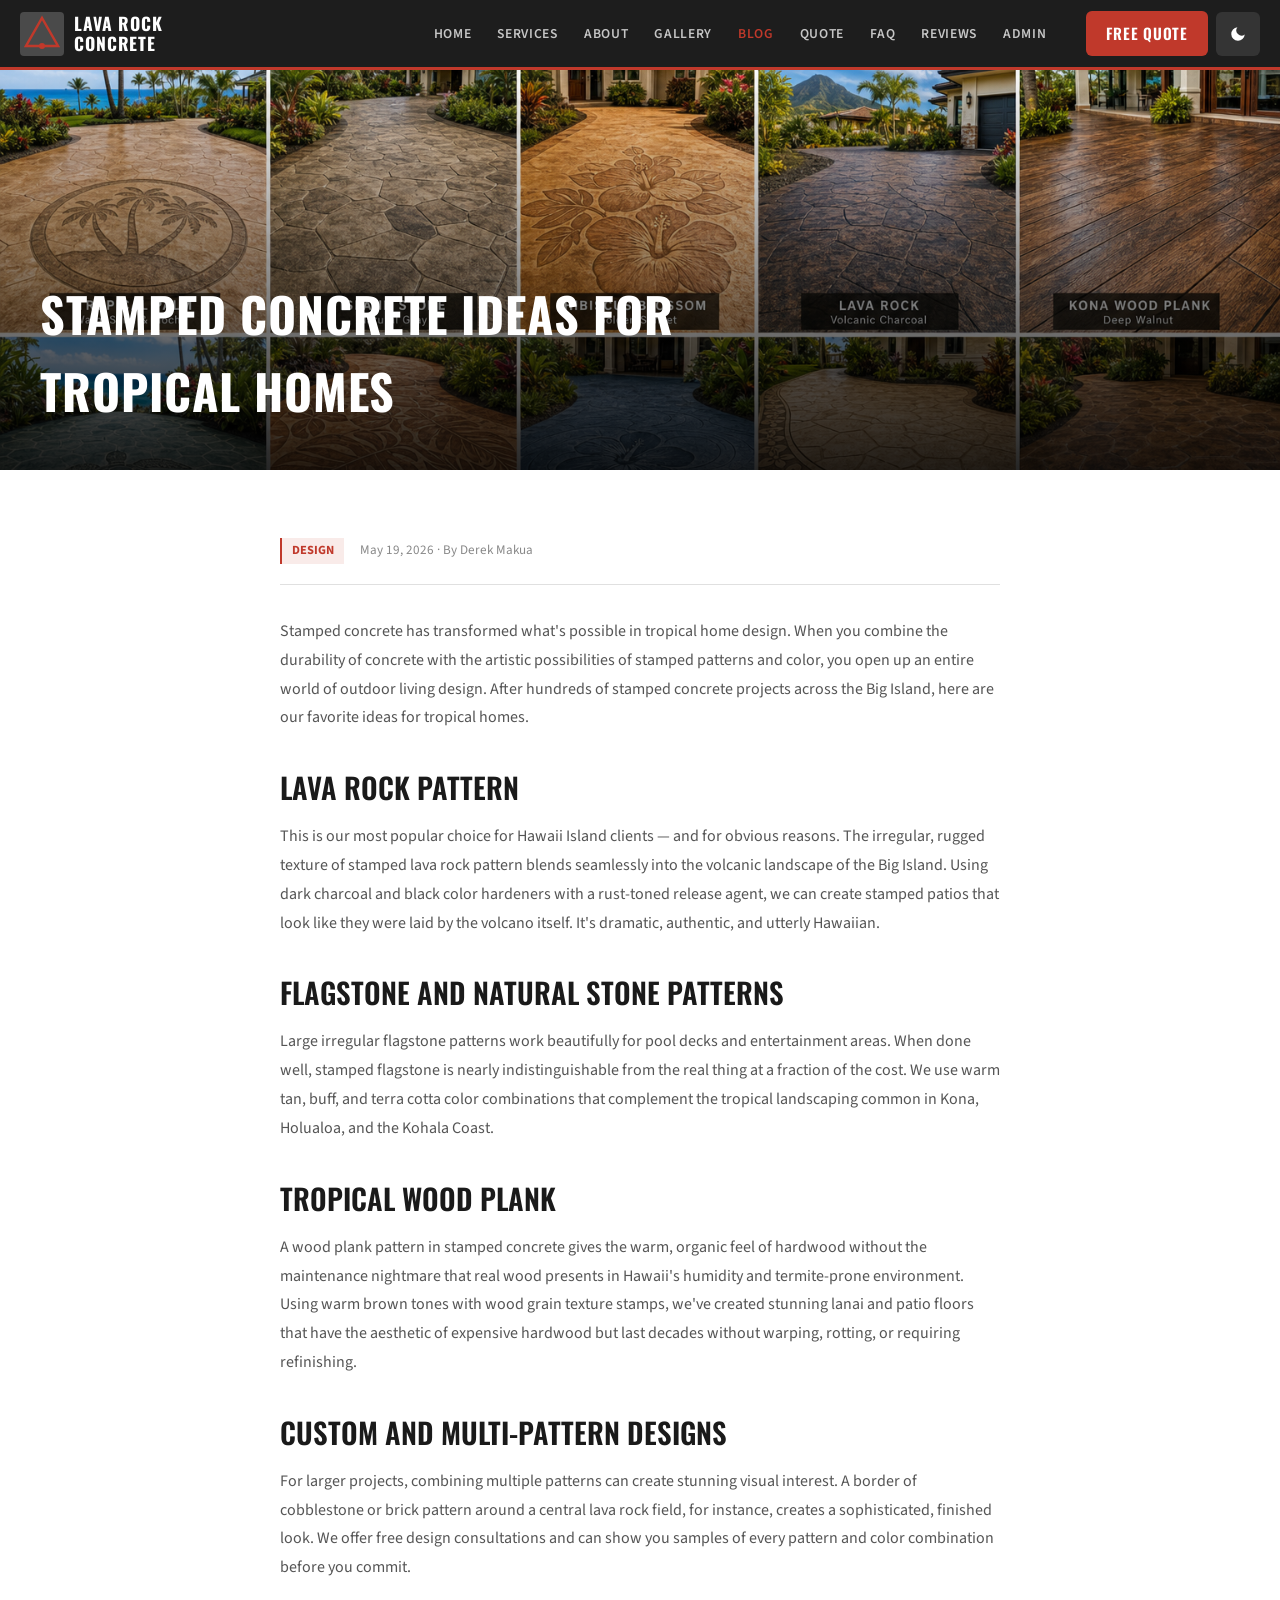
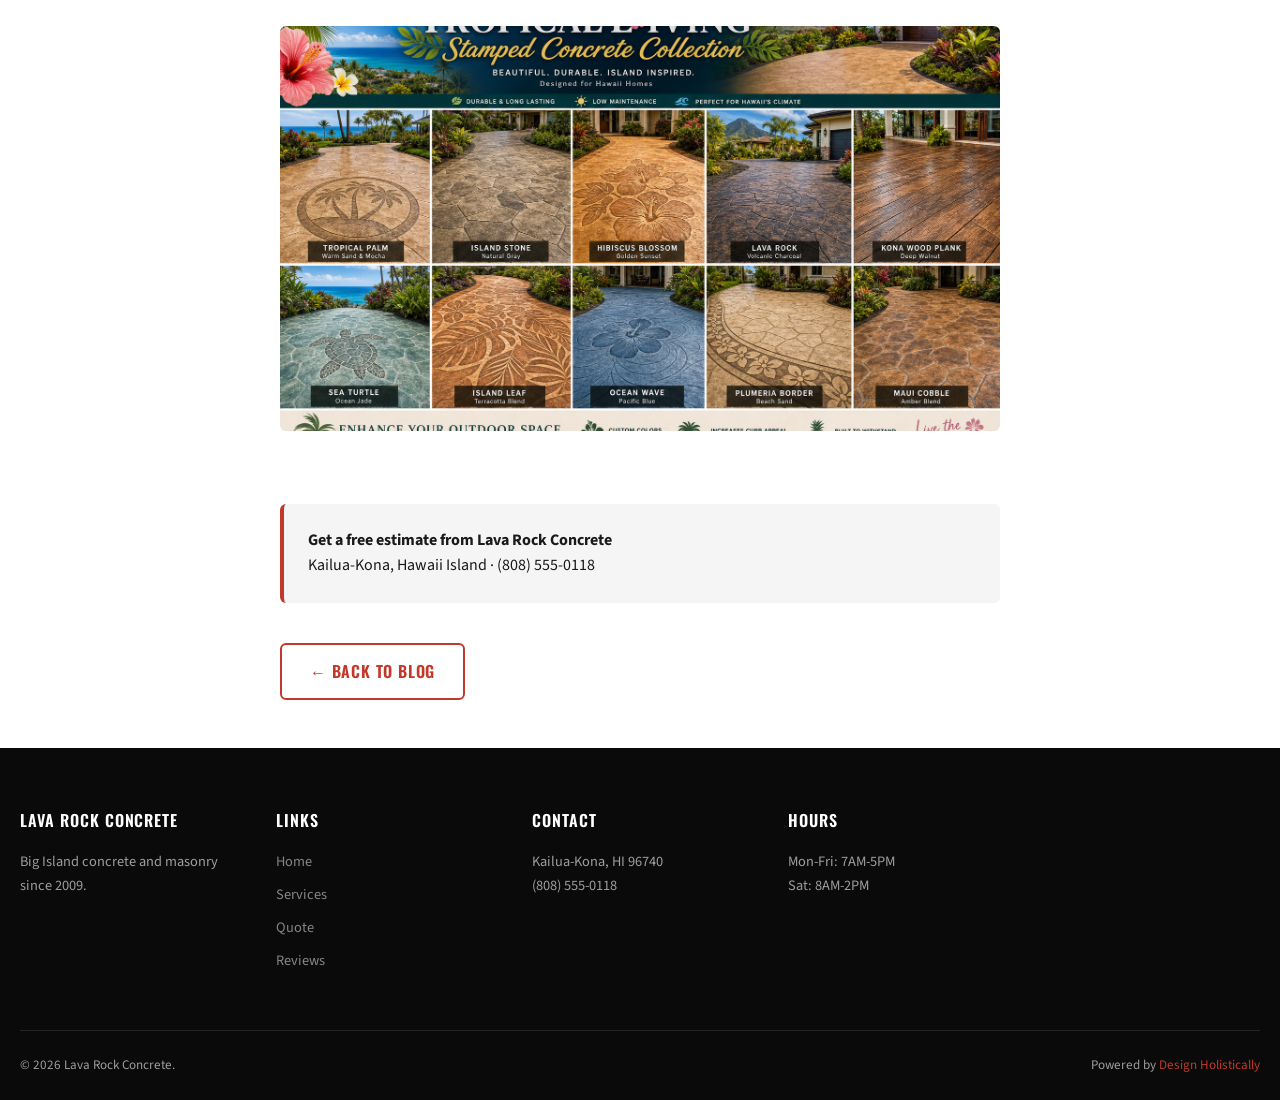
<file: blog-post-2.html>
<!DOCTYPE html><html lang="en" data-theme="light"><head><meta charset="UTF-8"><meta name="viewport" content="width=device-width, initial-scale=1.0"><title>Stamped Concrete Ideas for Tropical Homes — Lava Rock Concrete</title><link rel="stylesheet" href="css/style.css">  <link rel="icon" type="image/x-icon" href="images/favicon.ico">
  <link rel="icon" type="image/png" sizes="32x32" href="images/favicon-32x32.png">
  <link rel="icon" type="image/png" sizes="16x16" href="images/favicon-16x16.png">
  <link rel="apple-touch-icon" sizes="180x180" href="images/apple-touch-icon.png">
</head><body>
<header class="site-header"><div class="header-inner"><a href="index.html" class="logo-wrap"><svg width="44" height="44" viewBox="0 0 44 44" fill="none"><rect width="44" height="44" rx="4" fill="#4A4A4A"/><polygon points="22,6 38,34 6,34" fill="none" stroke="#C0392B" stroke-width="2.5"/><circle cx="22" cy="34" r="3" fill="#C0392B"/></svg><span>Lava Rock<br>Concrete</span></a><nav class="nav-links"><a href="index.html">Home</a><a href="services.html">Services</a><a href="about.html">About</a><a href="gallery.html">Gallery</a><a href="blog.html" class="active">Blog</a><a href="booking.html">Quote</a><a href="faq.html">FAQ</a><a href="reviews.html">Reviews</a><a href="admin.html">Admin</a></nav><div class="header-actions"><a href="booking.html" class="btn-cta-header">Free Quote</a><button class="btn-dark-toggle" id="darkToggle" aria-label="Toggle dark mode"><svg viewBox="0 0 24 24"><path d="M21 12.79A9 9 0 1111.21 3 7 7 0 0021 12.79z"/></svg></button><button class="hamburger" id="hamburger" aria-label="Open menu" aria-expanded="false"><span></span><span></span><span></span></button></div></div></header><nav class="mobile-nav" id="mobileNav"><a href="index.html">Home</a><a href="services.html">Services</a><a href="about.html">About</a><a href="gallery.html">Gallery</a><a href="blog.html">Blog</a><a href="booking.html">Quote</a><a href="faq.html">FAQ</a><a href="reviews.html">Reviews</a><a href="admin.html">Admin</a></nav>
<div class="article-hero"><img src="images/blog-2.png" alt="Stamped Concrete Ideas for Tropical Homes"><div class="article-hero-overlay"><h1>Stamped Concrete Ideas for Tropical Homes</h1></div></div>
<div class="article-body"><div class="article-meta"><span class="blog-cat">Design</span><span class="blog-date">May 19, 2026 · By Derek Makua</span></div>
<p>Stamped concrete has transformed what's possible in tropical home design. When you combine the durability of concrete with the artistic possibilities of stamped patterns and color, you open up an entire world of outdoor living design. After hundreds of stamped concrete projects across the Big Island, here are our favorite ideas for tropical homes.</p>
<h2>Lava Rock Pattern</h2>
<p>This is our most popular choice for Hawaii Island clients — and for obvious reasons. The irregular, rugged texture of stamped lava rock pattern blends seamlessly into the volcanic landscape of the Big Island. Using dark charcoal and black color hardeners with a rust-toned release agent, we can create stamped patios that look like they were laid by the volcano itself. It's dramatic, authentic, and utterly Hawaiian.</p>
<h2>Flagstone and Natural Stone Patterns</h2>
<p>Large irregular flagstone patterns work beautifully for pool decks and entertainment areas. When done well, stamped flagstone is nearly indistinguishable from the real thing at a fraction of the cost. We use warm tan, buff, and terra cotta color combinations that complement the tropical landscaping common in Kona, Holualoa, and the Kohala Coast.</p>
<h2>Tropical Wood Plank</h2>
<p>A wood plank pattern in stamped concrete gives the warm, organic feel of hardwood without the maintenance nightmare that real wood presents in Hawaii's humidity and termite-prone environment. Using warm brown tones with wood grain texture stamps, we've created stunning lanai and patio floors that have the aesthetic of expensive hardwood but last decades without warping, rotting, or requiring refinishing.</p>
<h2>Custom and Multi-Pattern Designs</h2>
<p>For larger projects, combining multiple patterns can create stunning visual interest. A border of cobblestone or brick pattern around a central lava rock field, for instance, creates a sophisticated, finished look. We offer free design consultations and can show you samples of every pattern and color combination before you commit.</p>
<img src="images/blog-2.png" alt="Stamped Concrete Ideas for Tropical Homes" class="article-img-mid">
<div style="margin-top:40px;padding:24px;background:var(--bg-alt);border-radius:var(--radius);border-left:4px solid var(--accent)"><strong>Get a free estimate from Lava Rock Concrete</strong><br>Kailua-Kona, Hawaii Island · (808) 555-0118</div>
<div style="margin-top:40px"><a href="blog.html" class="btn btn-outline">← Back to Blog</a></div>
</div>
<footer class="site-footer"><div class="footer-grid"><div class="footer-col"><h4>Lava Rock Concrete</h4><p>Big Island concrete and masonry since 2009.</p></div><div class="footer-col"><h4>Links</h4><a href="index.html">Home</a><a href="services.html">Services</a><a href="booking.html">Quote</a><a href="reviews.html">Reviews</a></div><div class="footer-col"><h4>Contact</h4><p>Kailua-Kona, HI 96740<br>(808) 555-0118</p></div><div class="footer-col"><h4>Hours</h4><p>Mon-Fri: 7AM-5PM<br>Sat: 8AM-2PM</p></div></div><div class="footer-bottom"><span>© 2026 Lava Rock Concrete.</span><span>Powered by <a href="https://designholistically.com" target="_blank">Design Holistically</a></span></div></footer><button class="back-to-top" id="backToTop" aria-label="Back to top">↑</button><script src="js/main.js"></script></body></html>
</file>
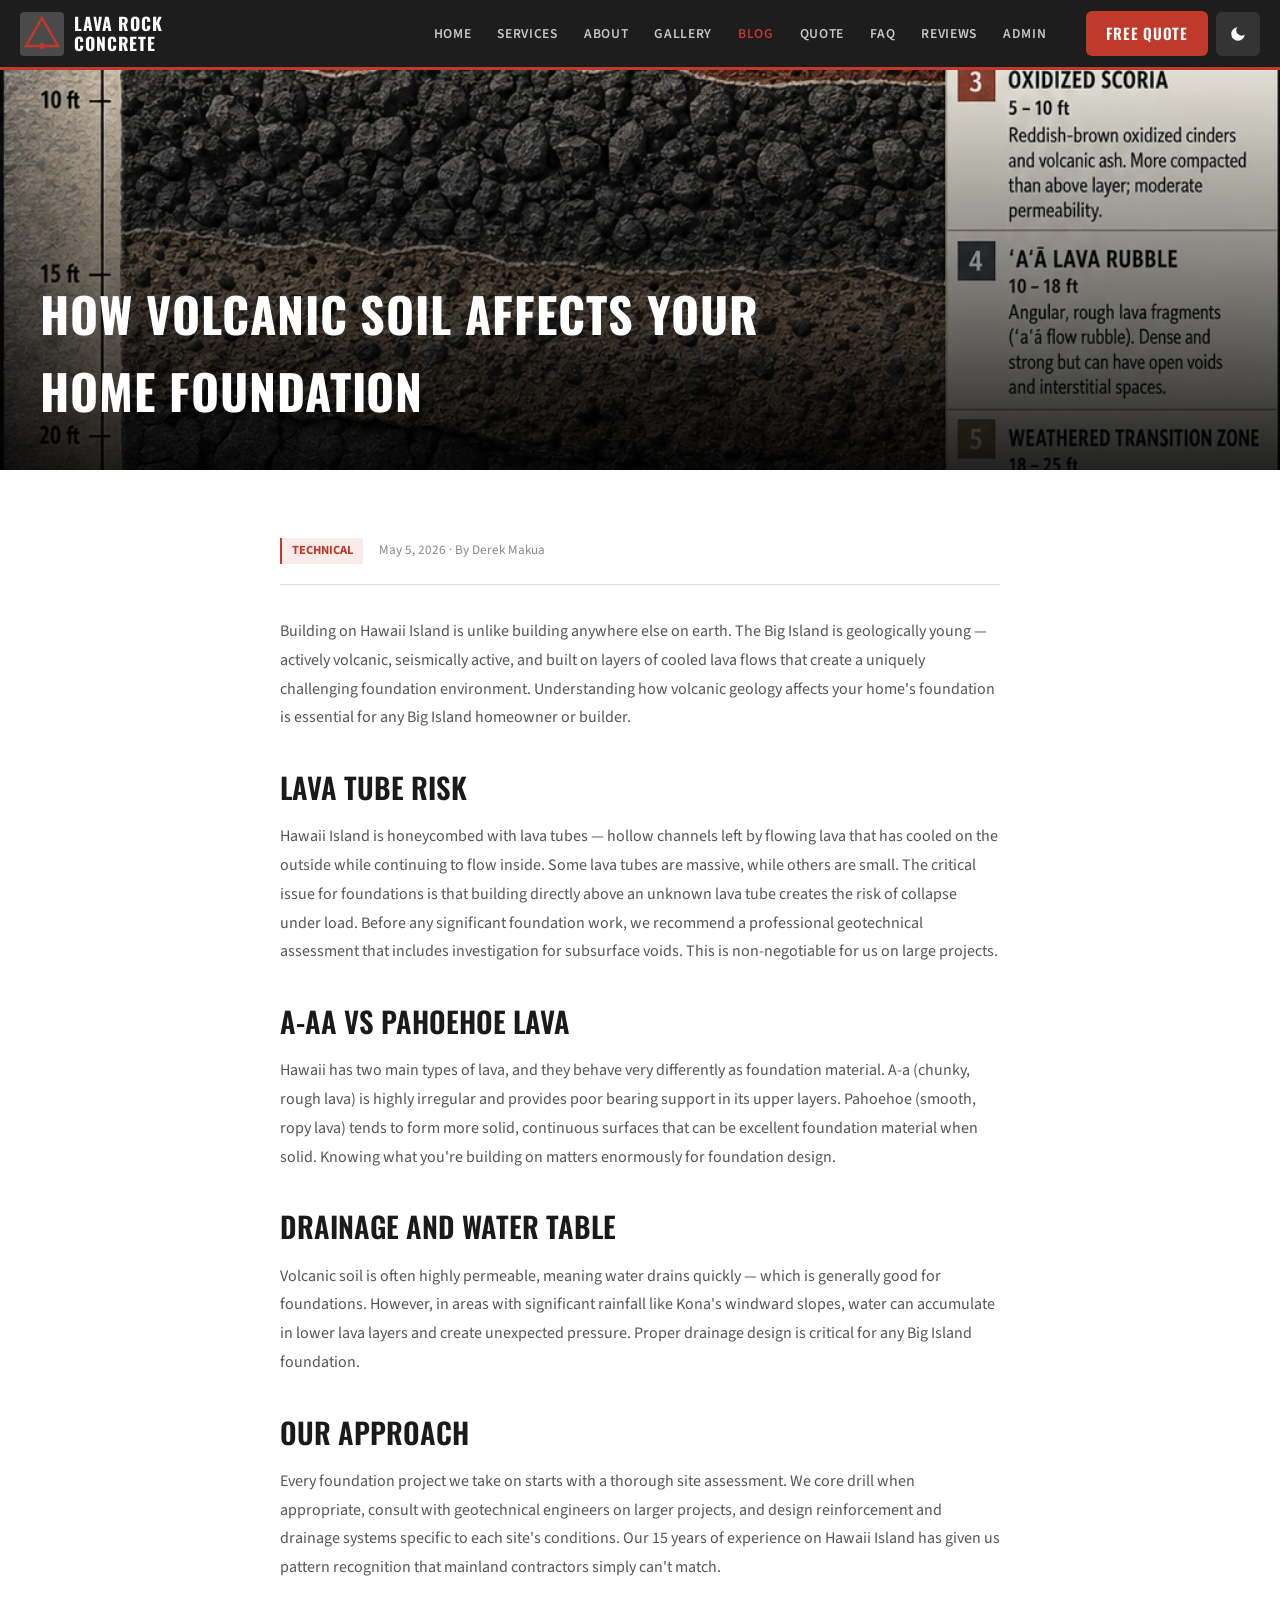
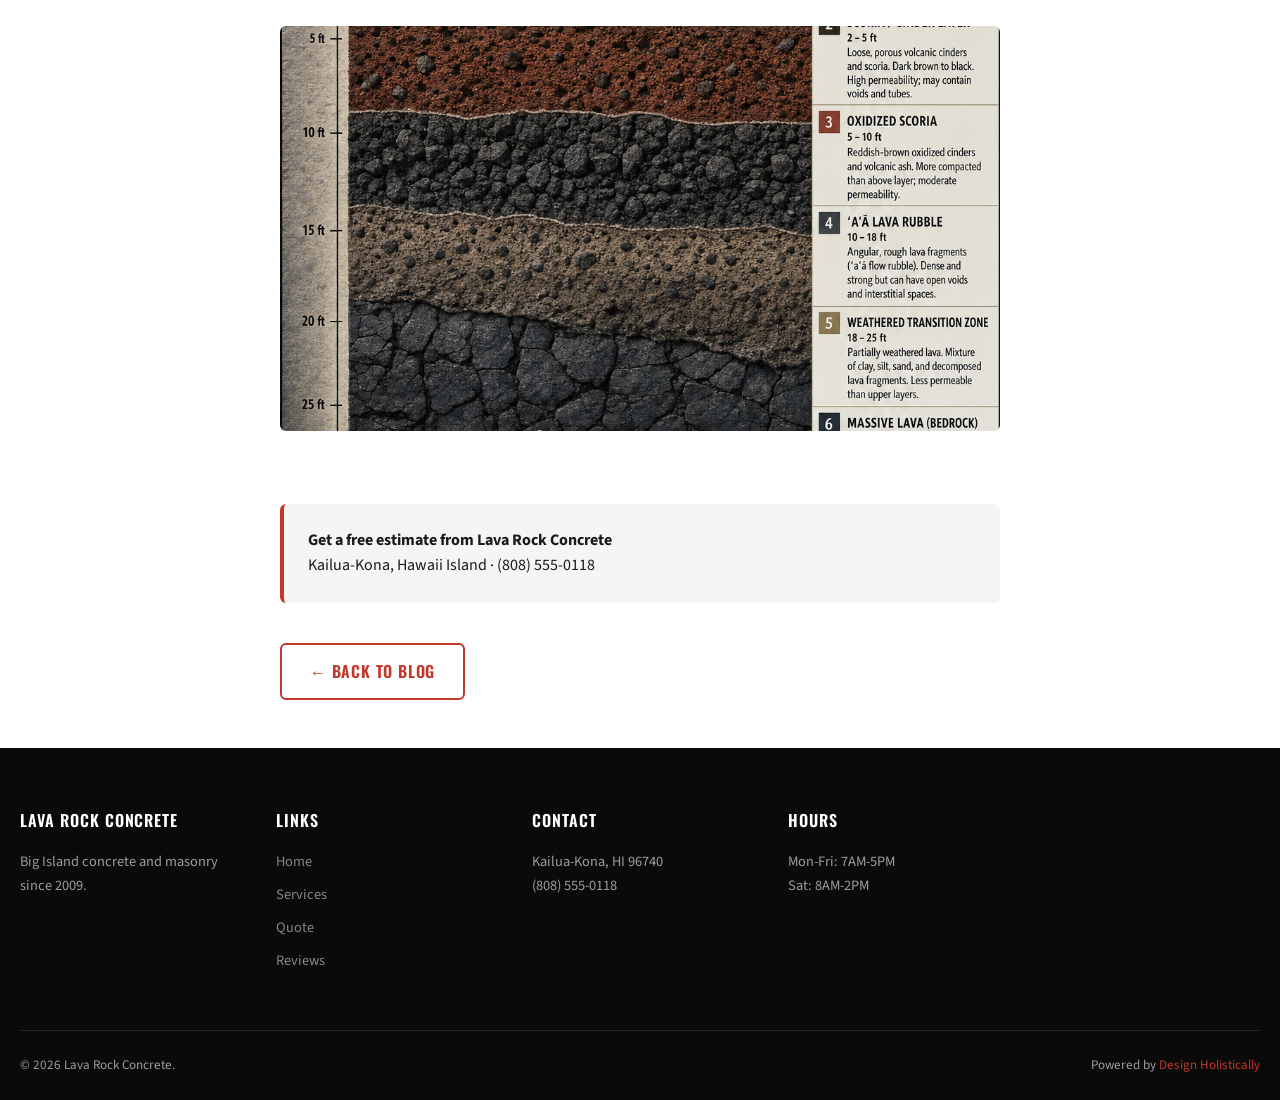
<file: blog-post-3.html>
<!DOCTYPE html><html lang="en" data-theme="light"><head><meta charset="UTF-8"><meta name="viewport" content="width=device-width, initial-scale=1.0"><title>How Volcanic Soil Affects Your Home Foundation — Lava Rock Concrete</title><link rel="stylesheet" href="css/style.css">  <link rel="icon" type="image/x-icon" href="images/favicon.ico">
  <link rel="icon" type="image/png" sizes="32x32" href="images/favicon-32x32.png">
  <link rel="icon" type="image/png" sizes="16x16" href="images/favicon-16x16.png">
  <link rel="apple-touch-icon" sizes="180x180" href="images/apple-touch-icon.png">
</head><body>
<header class="site-header"><div class="header-inner"><a href="index.html" class="logo-wrap"><svg width="44" height="44" viewBox="0 0 44 44" fill="none"><rect width="44" height="44" rx="4" fill="#4A4A4A"/><polygon points="22,6 38,34 6,34" fill="none" stroke="#C0392B" stroke-width="2.5"/><circle cx="22" cy="34" r="3" fill="#C0392B"/></svg><span>Lava Rock<br>Concrete</span></a><nav class="nav-links"><a href="index.html">Home</a><a href="services.html">Services</a><a href="about.html">About</a><a href="gallery.html">Gallery</a><a href="blog.html" class="active">Blog</a><a href="booking.html">Quote</a><a href="faq.html">FAQ</a><a href="reviews.html">Reviews</a><a href="admin.html">Admin</a></nav><div class="header-actions"><a href="booking.html" class="btn-cta-header">Free Quote</a><button class="btn-dark-toggle" id="darkToggle" aria-label="Toggle dark mode"><svg viewBox="0 0 24 24"><path d="M21 12.79A9 9 0 1111.21 3 7 7 0 0021 12.79z"/></svg></button><button class="hamburger" id="hamburger" aria-label="Open menu" aria-expanded="false"><span></span><span></span><span></span></button></div></div></header><nav class="mobile-nav" id="mobileNav"><a href="index.html">Home</a><a href="services.html">Services</a><a href="about.html">About</a><a href="gallery.html">Gallery</a><a href="blog.html">Blog</a><a href="booking.html">Quote</a><a href="faq.html">FAQ</a><a href="reviews.html">Reviews</a><a href="admin.html">Admin</a></nav>
<div class="article-hero"><img src="images/blog-3.png" alt="How Volcanic Soil Affects Your Home Foundation"><div class="article-hero-overlay"><h1>How Volcanic Soil Affects Your Home Foundation</h1></div></div>
<div class="article-body"><div class="article-meta"><span class="blog-cat">Technical</span><span class="blog-date">May 5, 2026 · By Derek Makua</span></div>
<p>Building on Hawaii Island is unlike building anywhere else on earth. The Big Island is geologically young — actively volcanic, seismically active, and built on layers of cooled lava flows that create a uniquely challenging foundation environment. Understanding how volcanic geology affects your home's foundation is essential for any Big Island homeowner or builder.</p>
<h2>Lava Tube Risk</h2>
<p>Hawaii Island is honeycombed with lava tubes — hollow channels left by flowing lava that has cooled on the outside while continuing to flow inside. Some lava tubes are massive, while others are small. The critical issue for foundations is that building directly above an unknown lava tube creates the risk of collapse under load. Before any significant foundation work, we recommend a professional geotechnical assessment that includes investigation for subsurface voids. This is non-negotiable for us on large projects.</p>
<h2>A-Aa vs Pahoehoe Lava</h2>
<p>Hawaii has two main types of lava, and they behave very differently as foundation material. A-a (chunky, rough lava) is highly irregular and provides poor bearing support in its upper layers. Pahoehoe (smooth, ropy lava) tends to form more solid, continuous surfaces that can be excellent foundation material when solid. Knowing what you're building on matters enormously for foundation design.</p>
<h2>Drainage and Water Table</h2>
<p>Volcanic soil is often highly permeable, meaning water drains quickly — which is generally good for foundations. However, in areas with significant rainfall like Kona's windward slopes, water can accumulate in lower lava layers and create unexpected pressure. Proper drainage design is critical for any Big Island foundation.</p>
<h2>Our Approach</h2>
<p>Every foundation project we take on starts with a thorough site assessment. We core drill when appropriate, consult with geotechnical engineers on larger projects, and design reinforcement and drainage systems specific to each site's conditions. Our 15 years of experience on Hawaii Island has given us pattern recognition that mainland contractors simply can't match.</p>
<img src="images/blog-3.png" alt="How Volcanic Soil Affects Your Home Foundation" class="article-img-mid">
<div style="margin-top:40px;padding:24px;background:var(--bg-alt);border-radius:var(--radius);border-left:4px solid var(--accent)"><strong>Get a free estimate from Lava Rock Concrete</strong><br>Kailua-Kona, Hawaii Island · (808) 555-0118</div>
<div style="margin-top:40px"><a href="blog.html" class="btn btn-outline">← Back to Blog</a></div>
</div>
<footer class="site-footer"><div class="footer-grid"><div class="footer-col"><h4>Lava Rock Concrete</h4><p>Big Island concrete and masonry since 2009.</p></div><div class="footer-col"><h4>Links</h4><a href="index.html">Home</a><a href="services.html">Services</a><a href="booking.html">Quote</a><a href="reviews.html">Reviews</a></div><div class="footer-col"><h4>Contact</h4><p>Kailua-Kona, HI 96740<br>(808) 555-0118</p></div><div class="footer-col"><h4>Hours</h4><p>Mon-Fri: 7AM-5PM<br>Sat: 8AM-2PM</p></div></div><div class="footer-bottom"><span>© 2026 Lava Rock Concrete.</span><span>Powered by <a href="https://designholistically.com" target="_blank">Design Holistically</a></span></div></footer><button class="back-to-top" id="backToTop" aria-label="Back to top">↑</button><script src="js/main.js"></script></body></html>
</file>
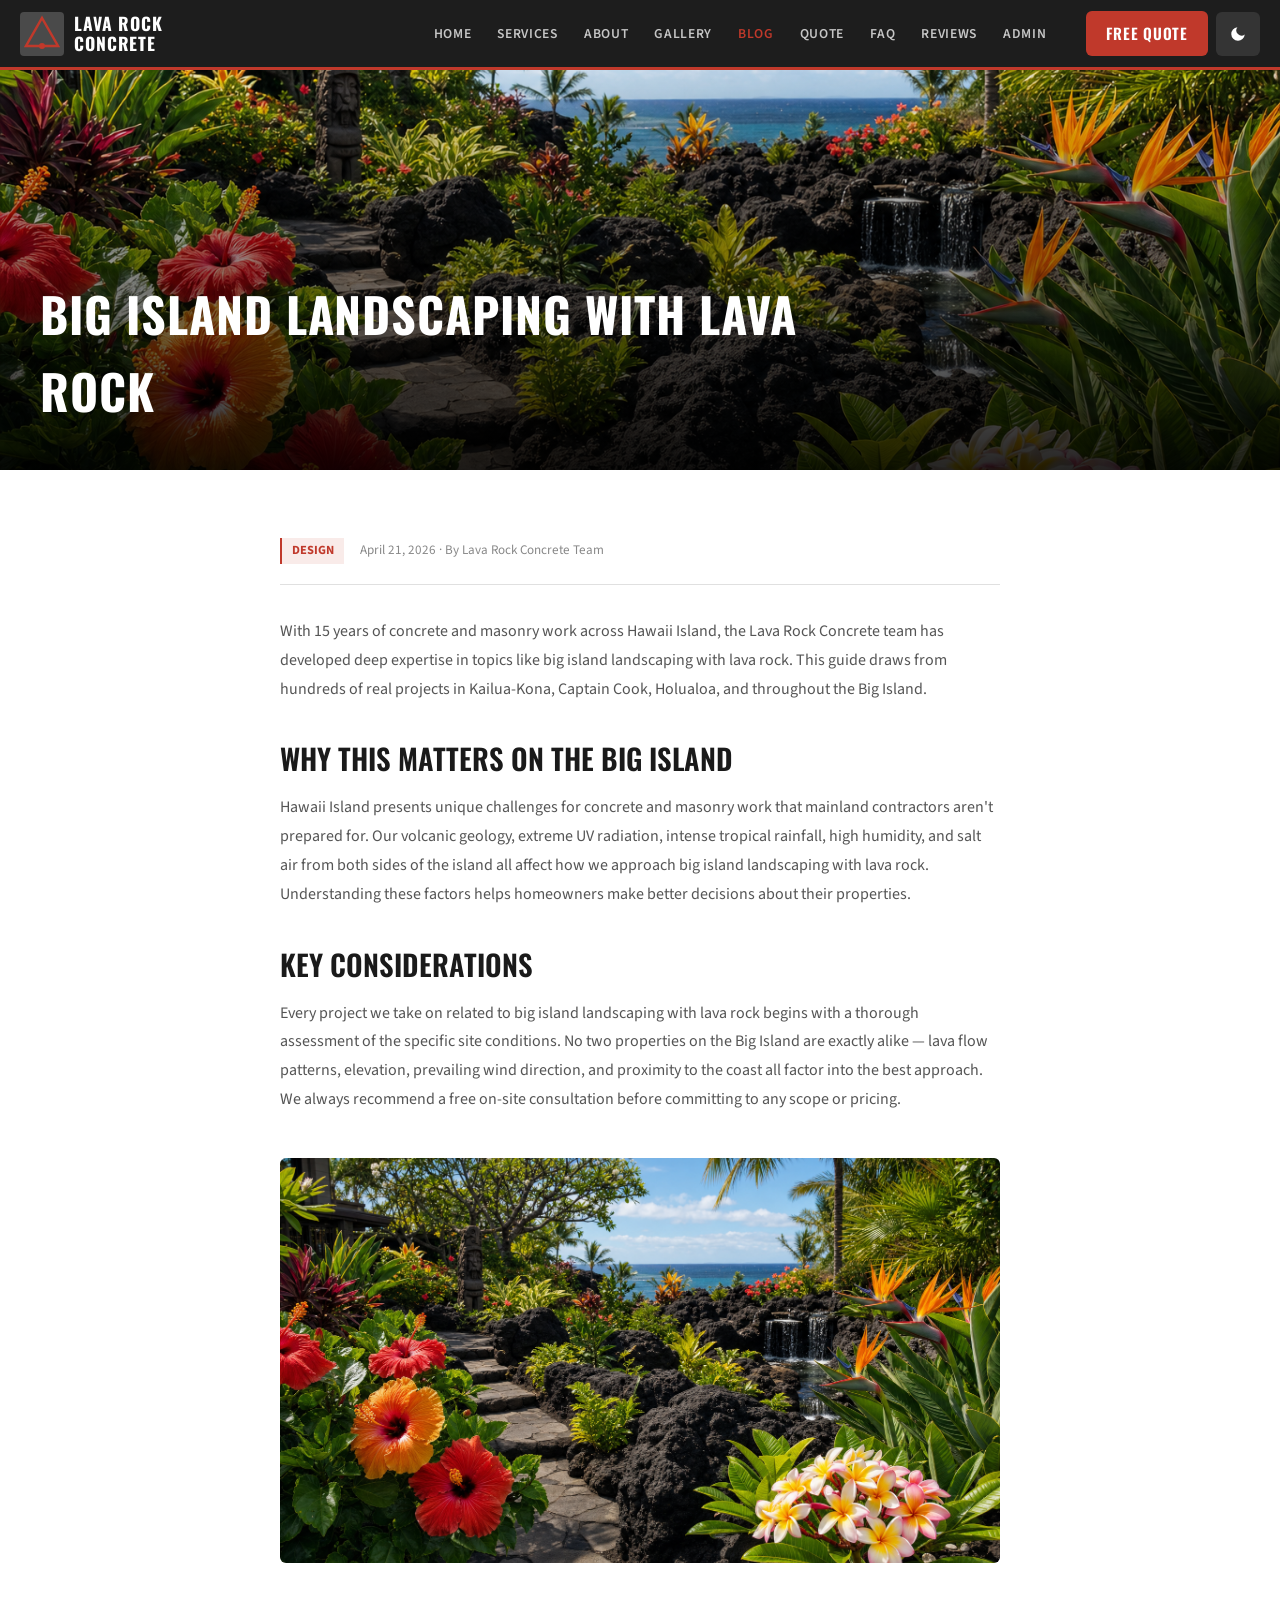
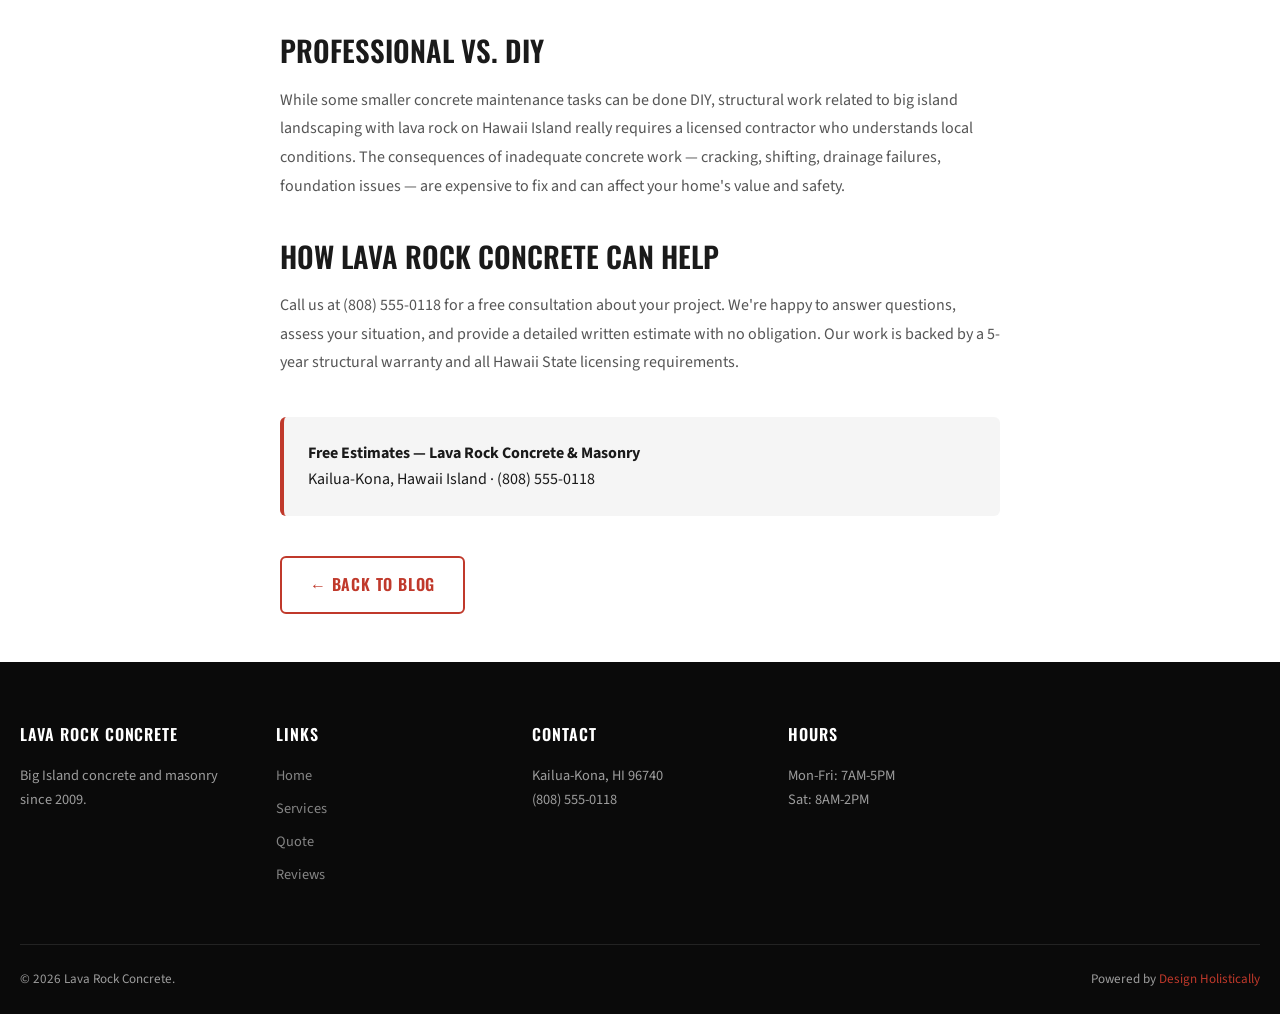
<file: blog-post-4.html>
<!DOCTYPE html><html lang="en" data-theme="light"><head><meta charset="UTF-8"><meta name="viewport" content="width=device-width, initial-scale=1.0"><title>Big Island Landscaping with Lava Rock — Lava Rock Concrete</title><link rel="stylesheet" href="css/style.css">  <link rel="icon" type="image/x-icon" href="images/favicon.ico">
  <link rel="icon" type="image/png" sizes="32x32" href="images/favicon-32x32.png">
  <link rel="icon" type="image/png" sizes="16x16" href="images/favicon-16x16.png">
  <link rel="apple-touch-icon" sizes="180x180" href="images/apple-touch-icon.png">
</head><body>
<header class="site-header"><div class="header-inner"><a href="index.html" class="logo-wrap"><svg width="44" height="44" viewBox="0 0 44 44" fill="none"><rect width="44" height="44" rx="4" fill="#4A4A4A"/><polygon points="22,6 38,34 6,34" fill="none" stroke="#C0392B" stroke-width="2.5"/><circle cx="22" cy="34" r="3" fill="#C0392B"/></svg><span>Lava Rock<br>Concrete</span></a><nav class="nav-links"><a href="index.html">Home</a><a href="services.html">Services</a><a href="about.html">About</a><a href="gallery.html">Gallery</a><a href="blog.html" class="active">Blog</a><a href="booking.html">Quote</a><a href="faq.html">FAQ</a><a href="reviews.html">Reviews</a><a href="admin.html">Admin</a></nav><div class="header-actions"><a href="booking.html" class="btn-cta-header">Free Quote</a><button class="btn-dark-toggle" id="darkToggle" aria-label="Toggle dark mode"><svg viewBox="0 0 24 24"><path d="M21 12.79A9 9 0 1111.21 3 7 7 0 0021 12.79z"/></svg></button><button class="hamburger" id="hamburger" aria-label="Open menu" aria-expanded="false"><span></span><span></span><span></span></button></div></div></header><nav class="mobile-nav" id="mobileNav"><a href="index.html">Home</a><a href="services.html">Services</a><a href="about.html">About</a><a href="gallery.html">Gallery</a><a href="blog.html">Blog</a><a href="booking.html">Quote</a><a href="faq.html">FAQ</a><a href="reviews.html">Reviews</a><a href="admin.html">Admin</a></nav>
<div class="article-hero"><img src="images/blog-4.png" alt="Big Island Landscaping with Lava Rock"><div class="article-hero-overlay"><h1>Big Island Landscaping with Lava Rock</h1></div></div>
<div class="article-body"><div class="article-meta"><span class="blog-cat">Design</span><span class="blog-date">April 21, 2026 · By Lava Rock Concrete Team</span></div>
<p>With 15 years of concrete and masonry work across Hawaii Island, the Lava Rock Concrete team has developed deep expertise in topics like big island landscaping with lava rock. This guide draws from hundreds of real projects in Kailua-Kona, Captain Cook, Holualoa, and throughout the Big Island.</p>
<h2>Why This Matters on the Big Island</h2>
<p>Hawaii Island presents unique challenges for concrete and masonry work that mainland contractors aren't prepared for. Our volcanic geology, extreme UV radiation, intense tropical rainfall, high humidity, and salt air from both sides of the island all affect how we approach big island landscaping with lava rock. Understanding these factors helps homeowners make better decisions about their properties.</p>
<h2>Key Considerations</h2>
<p>Every project we take on related to big island landscaping with lava rock begins with a thorough assessment of the specific site conditions. No two properties on the Big Island are exactly alike — lava flow patterns, elevation, prevailing wind direction, and proximity to the coast all factor into the best approach. We always recommend a free on-site consultation before committing to any scope or pricing.</p>
<img src="images/blog-4.png" alt="Big Island Landscaping with Lava Rock" class="article-img-mid">
<h2>Professional vs. DIY</h2>
<p>While some smaller concrete maintenance tasks can be done DIY, structural work related to big island landscaping with lava rock on Hawaii Island really requires a licensed contractor who understands local conditions. The consequences of inadequate concrete work — cracking, shifting, drainage failures, foundation issues — are expensive to fix and can affect your home's value and safety.</p>
<h2>How Lava Rock Concrete Can Help</h2>
<p>Call us at (808) 555-0118 for a free consultation about your project. We're happy to answer questions, assess your situation, and provide a detailed written estimate with no obligation. Our work is backed by a 5-year structural warranty and all Hawaii State licensing requirements.</p>
<div style="margin-top:40px;padding:24px;background:var(--bg-alt);border-radius:var(--radius);border-left:4px solid var(--accent)"><strong>Free Estimates — Lava Rock Concrete & Masonry</strong><br>Kailua-Kona, Hawaii Island · (808) 555-0118</div>
<div style="margin-top:40px"><a href="blog.html" class="btn btn-outline">← Back to Blog</a></div>
</div>
<footer class="site-footer"><div class="footer-grid"><div class="footer-col"><h4>Lava Rock Concrete</h4><p>Big Island concrete and masonry since 2009.</p></div><div class="footer-col"><h4>Links</h4><a href="index.html">Home</a><a href="services.html">Services</a><a href="booking.html">Quote</a><a href="reviews.html">Reviews</a></div><div class="footer-col"><h4>Contact</h4><p>Kailua-Kona, HI 96740<br>(808) 555-0118</p></div><div class="footer-col"><h4>Hours</h4><p>Mon-Fri: 7AM-5PM<br>Sat: 8AM-2PM</p></div></div><div class="footer-bottom"><span>© 2026 Lava Rock Concrete.</span><span>Powered by <a href="https://designholistically.com" target="_blank">Design Holistically</a></span></div></footer><button class="back-to-top" id="backToTop" aria-label="Back to top">↑</button><script src="js/main.js"></script></body></html>
</file>
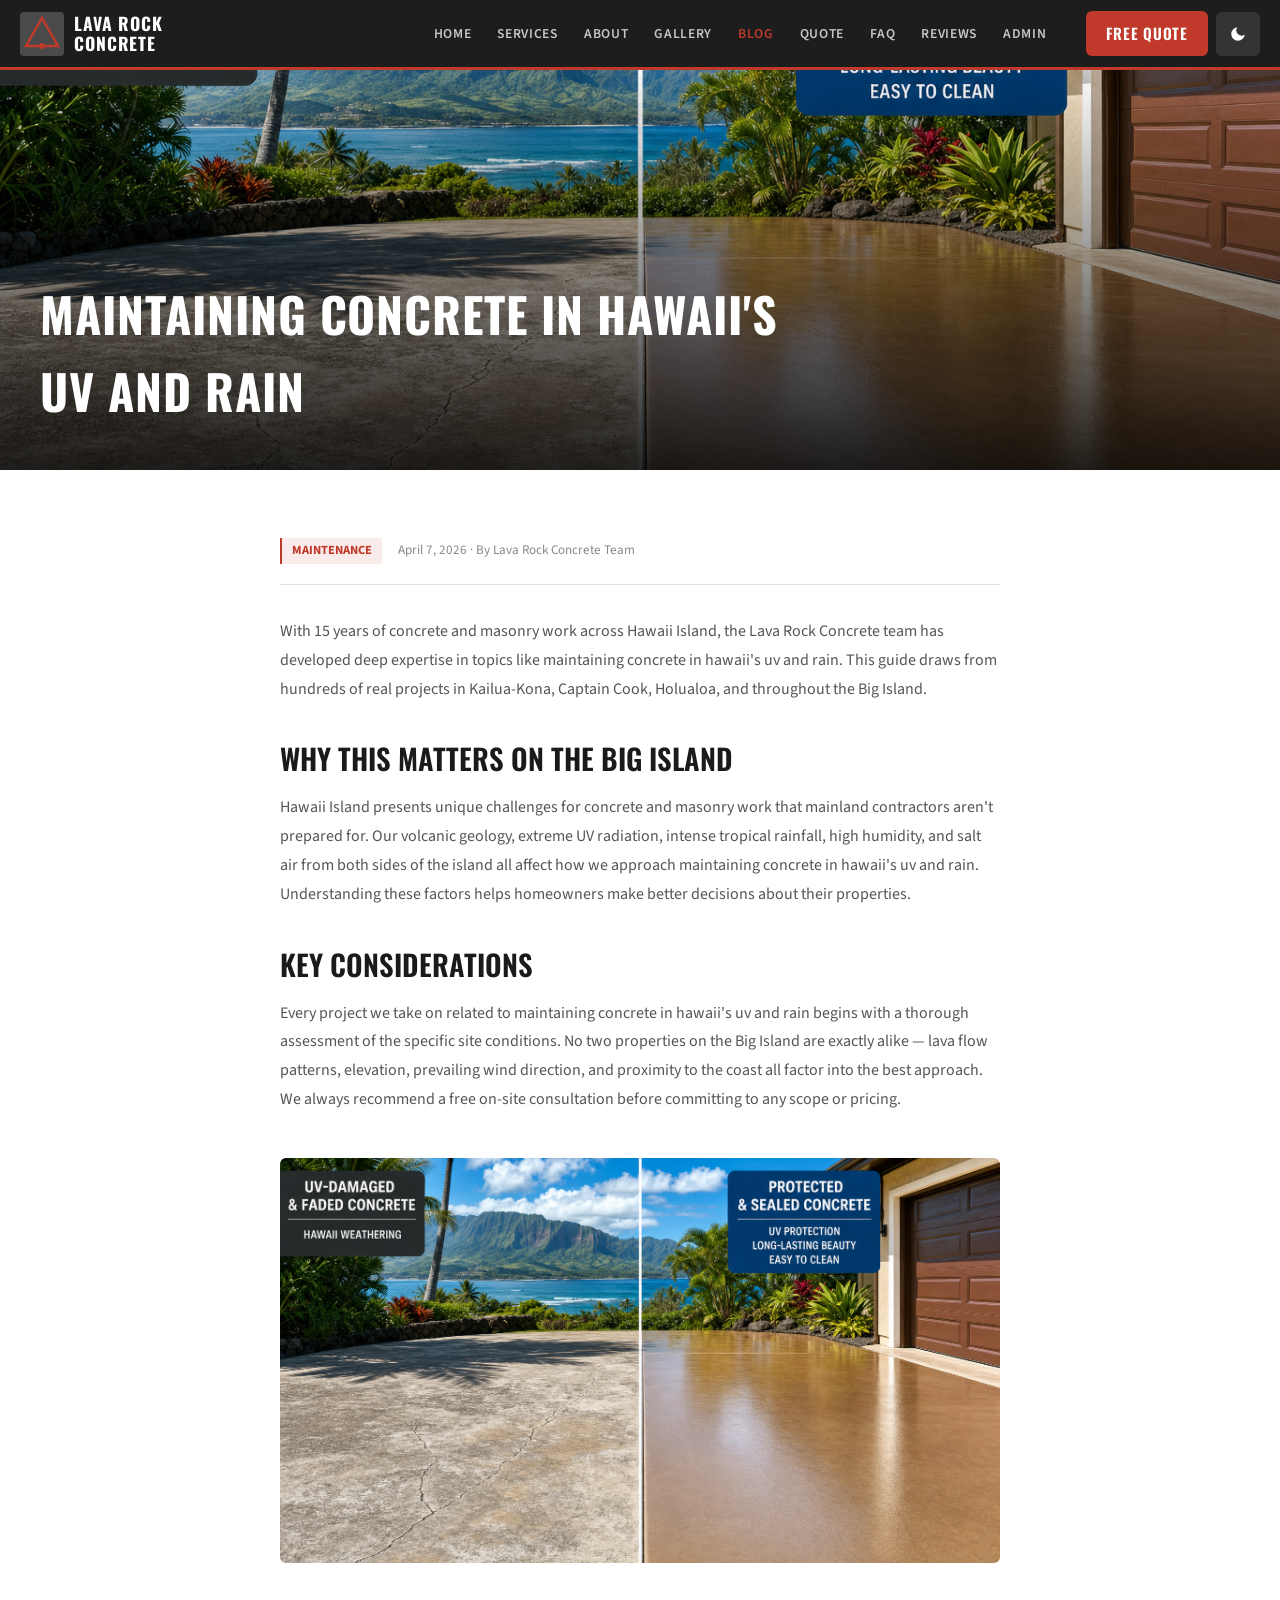
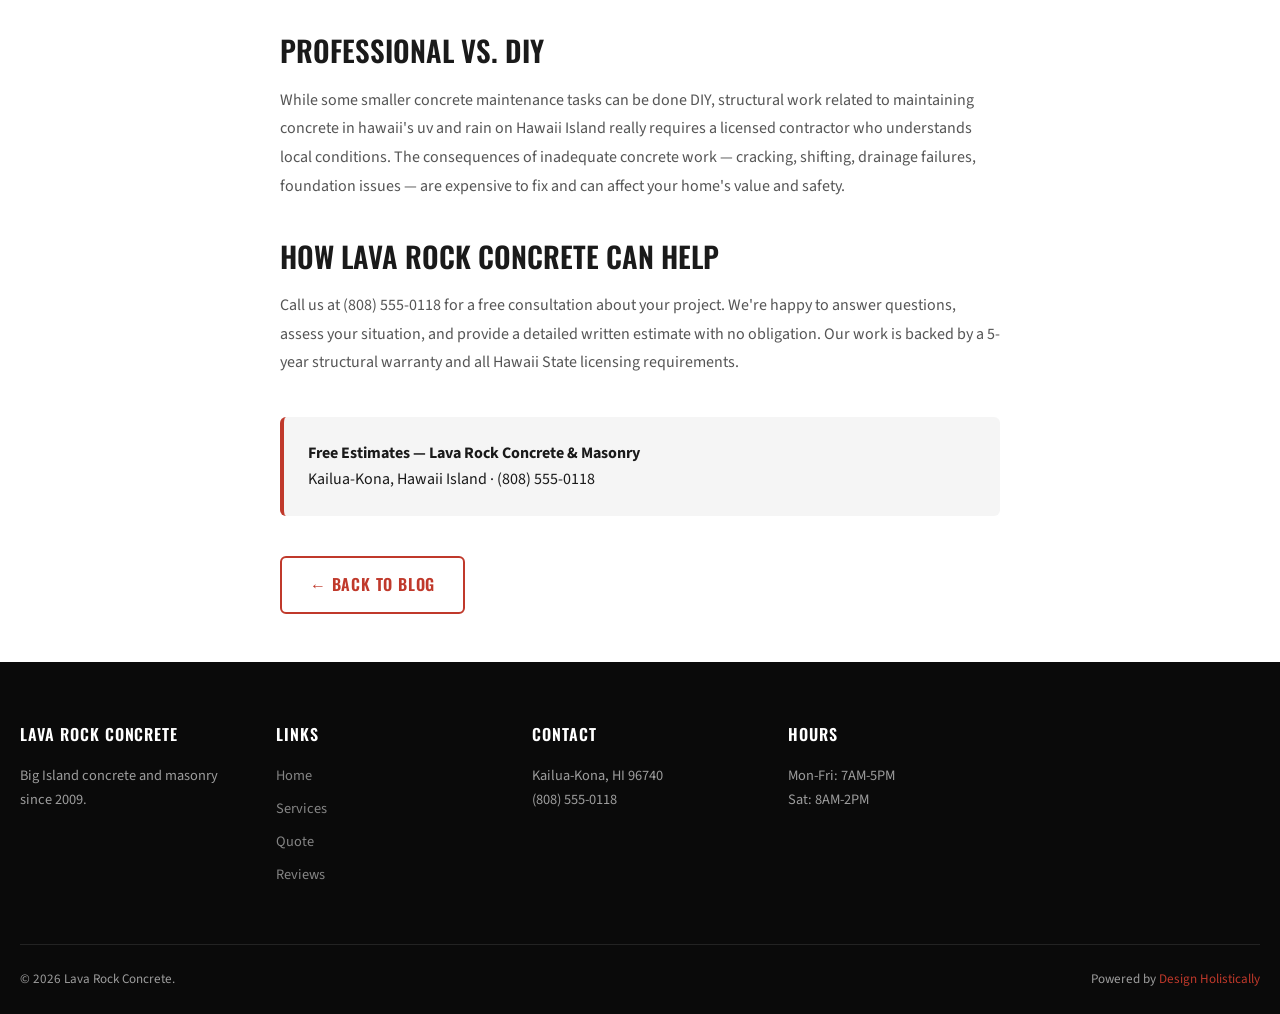
<file: blog-post-5.html>
<!DOCTYPE html><html lang="en" data-theme="light"><head><meta charset="UTF-8"><meta name="viewport" content="width=device-width, initial-scale=1.0"><title>Maintaining Concrete in Hawaii's UV and Rain — Lava Rock Concrete</title><link rel="stylesheet" href="css/style.css">  <link rel="icon" type="image/x-icon" href="images/favicon.ico">
  <link rel="icon" type="image/png" sizes="32x32" href="images/favicon-32x32.png">
  <link rel="icon" type="image/png" sizes="16x16" href="images/favicon-16x16.png">
  <link rel="apple-touch-icon" sizes="180x180" href="images/apple-touch-icon.png">
</head><body>
<header class="site-header"><div class="header-inner"><a href="index.html" class="logo-wrap"><svg width="44" height="44" viewBox="0 0 44 44" fill="none"><rect width="44" height="44" rx="4" fill="#4A4A4A"/><polygon points="22,6 38,34 6,34" fill="none" stroke="#C0392B" stroke-width="2.5"/><circle cx="22" cy="34" r="3" fill="#C0392B"/></svg><span>Lava Rock<br>Concrete</span></a><nav class="nav-links"><a href="index.html">Home</a><a href="services.html">Services</a><a href="about.html">About</a><a href="gallery.html">Gallery</a><a href="blog.html" class="active">Blog</a><a href="booking.html">Quote</a><a href="faq.html">FAQ</a><a href="reviews.html">Reviews</a><a href="admin.html">Admin</a></nav><div class="header-actions"><a href="booking.html" class="btn-cta-header">Free Quote</a><button class="btn-dark-toggle" id="darkToggle" aria-label="Toggle dark mode"><svg viewBox="0 0 24 24"><path d="M21 12.79A9 9 0 1111.21 3 7 7 0 0021 12.79z"/></svg></button><button class="hamburger" id="hamburger" aria-label="Open menu" aria-expanded="false"><span></span><span></span><span></span></button></div></div></header><nav class="mobile-nav" id="mobileNav"><a href="index.html">Home</a><a href="services.html">Services</a><a href="about.html">About</a><a href="gallery.html">Gallery</a><a href="blog.html">Blog</a><a href="booking.html">Quote</a><a href="faq.html">FAQ</a><a href="reviews.html">Reviews</a><a href="admin.html">Admin</a></nav>
<div class="article-hero"><img src="images/blog-5.png" alt="Maintaining Concrete in Hawaii's UV and Rain"><div class="article-hero-overlay"><h1>Maintaining Concrete in Hawaii's UV and Rain</h1></div></div>
<div class="article-body"><div class="article-meta"><span class="blog-cat">Maintenance</span><span class="blog-date">April 7, 2026 · By Lava Rock Concrete Team</span></div>
<p>With 15 years of concrete and masonry work across Hawaii Island, the Lava Rock Concrete team has developed deep expertise in topics like maintaining concrete in hawaii's uv and rain. This guide draws from hundreds of real projects in Kailua-Kona, Captain Cook, Holualoa, and throughout the Big Island.</p>
<h2>Why This Matters on the Big Island</h2>
<p>Hawaii Island presents unique challenges for concrete and masonry work that mainland contractors aren't prepared for. Our volcanic geology, extreme UV radiation, intense tropical rainfall, high humidity, and salt air from both sides of the island all affect how we approach maintaining concrete in hawaii's uv and rain. Understanding these factors helps homeowners make better decisions about their properties.</p>
<h2>Key Considerations</h2>
<p>Every project we take on related to maintaining concrete in hawaii's uv and rain begins with a thorough assessment of the specific site conditions. No two properties on the Big Island are exactly alike — lava flow patterns, elevation, prevailing wind direction, and proximity to the coast all factor into the best approach. We always recommend a free on-site consultation before committing to any scope or pricing.</p>
<img src="images/blog-5.png" alt="Maintaining Concrete in Hawaii's UV and Rain" class="article-img-mid">
<h2>Professional vs. DIY</h2>
<p>While some smaller concrete maintenance tasks can be done DIY, structural work related to maintaining concrete in hawaii's uv and rain on Hawaii Island really requires a licensed contractor who understands local conditions. The consequences of inadequate concrete work — cracking, shifting, drainage failures, foundation issues — are expensive to fix and can affect your home's value and safety.</p>
<h2>How Lava Rock Concrete Can Help</h2>
<p>Call us at (808) 555-0118 for a free consultation about your project. We're happy to answer questions, assess your situation, and provide a detailed written estimate with no obligation. Our work is backed by a 5-year structural warranty and all Hawaii State licensing requirements.</p>
<div style="margin-top:40px;padding:24px;background:var(--bg-alt);border-radius:var(--radius);border-left:4px solid var(--accent)"><strong>Free Estimates — Lava Rock Concrete & Masonry</strong><br>Kailua-Kona, Hawaii Island · (808) 555-0118</div>
<div style="margin-top:40px"><a href="blog.html" class="btn btn-outline">← Back to Blog</a></div>
</div>
<footer class="site-footer"><div class="footer-grid"><div class="footer-col"><h4>Lava Rock Concrete</h4><p>Big Island concrete and masonry since 2009.</p></div><div class="footer-col"><h4>Links</h4><a href="index.html">Home</a><a href="services.html">Services</a><a href="booking.html">Quote</a><a href="reviews.html">Reviews</a></div><div class="footer-col"><h4>Contact</h4><p>Kailua-Kona, HI 96740<br>(808) 555-0118</p></div><div class="footer-col"><h4>Hours</h4><p>Mon-Fri: 7AM-5PM<br>Sat: 8AM-2PM</p></div></div><div class="footer-bottom"><span>© 2026 Lava Rock Concrete.</span><span>Powered by <a href="https://designholistically.com" target="_blank">Design Holistically</a></span></div></footer><button class="back-to-top" id="backToTop" aria-label="Back to top">↑</button><script src="js/main.js"></script></body></html>
</file>
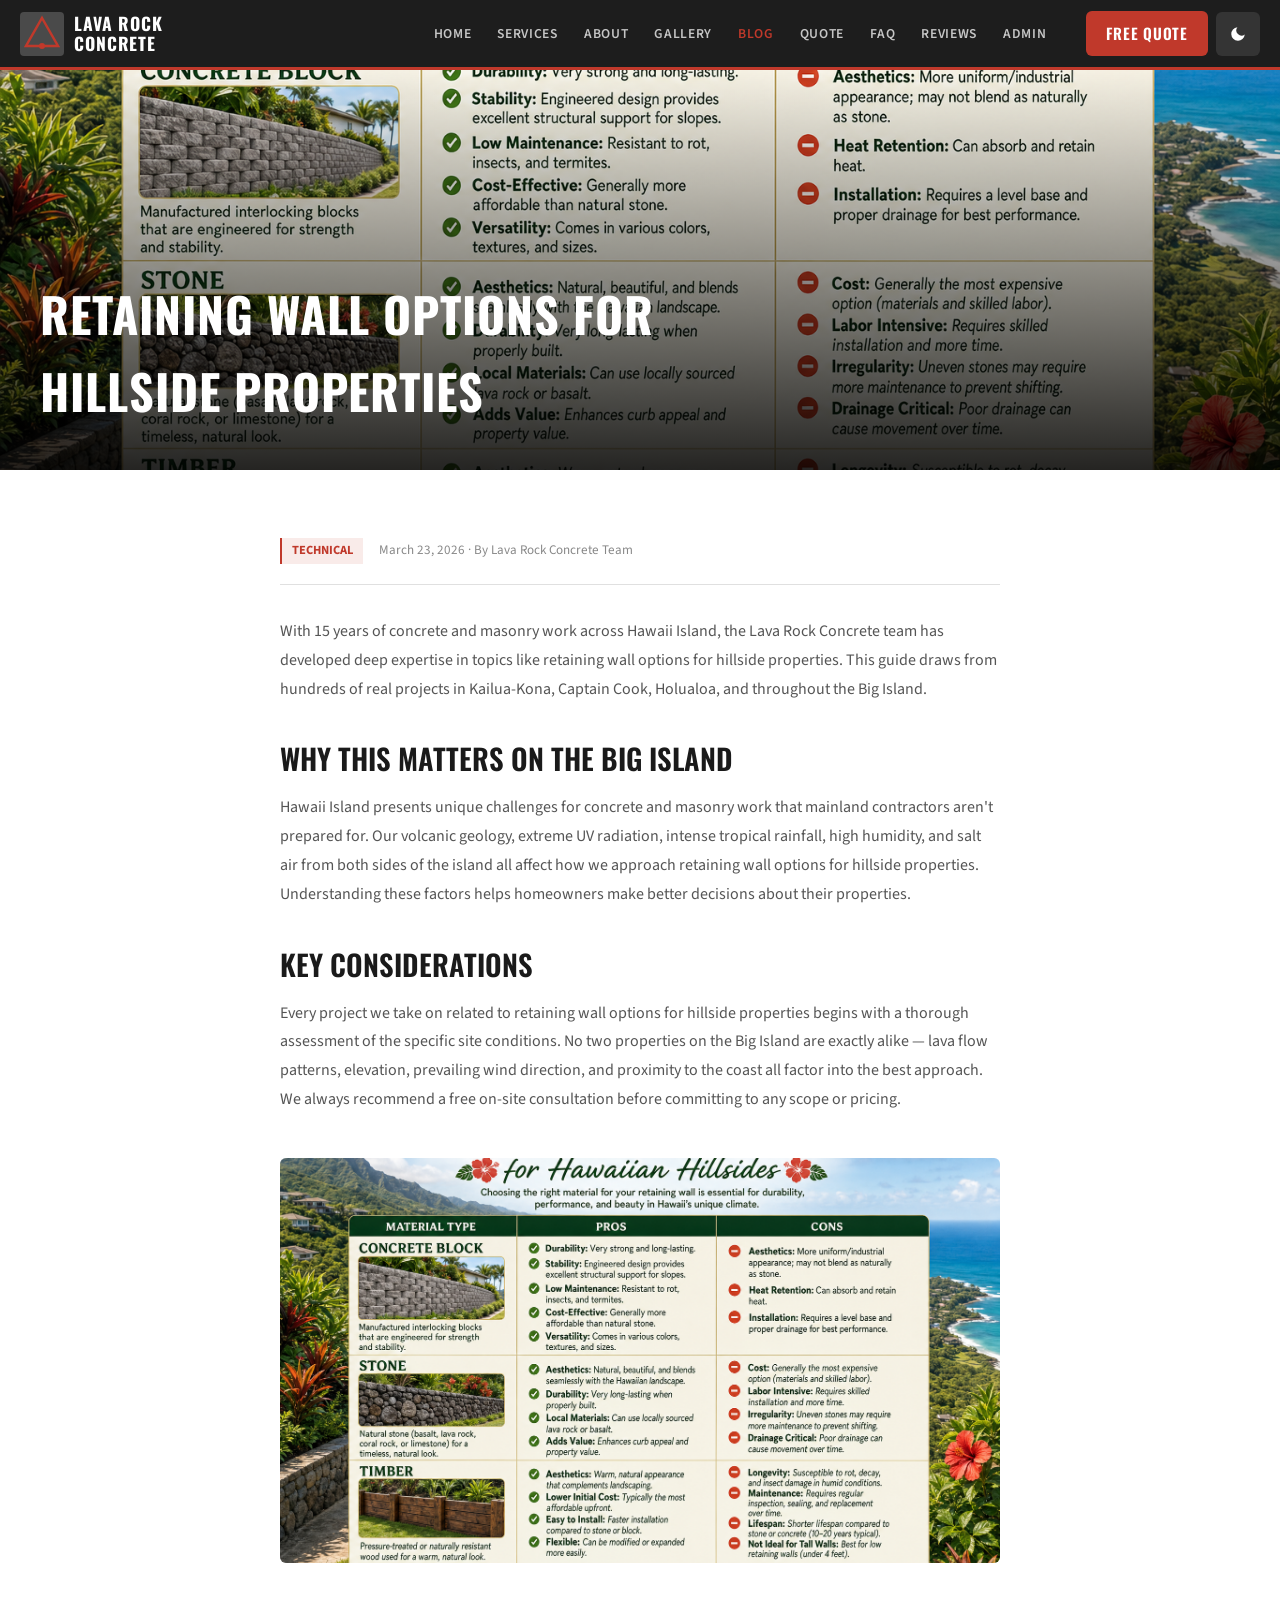
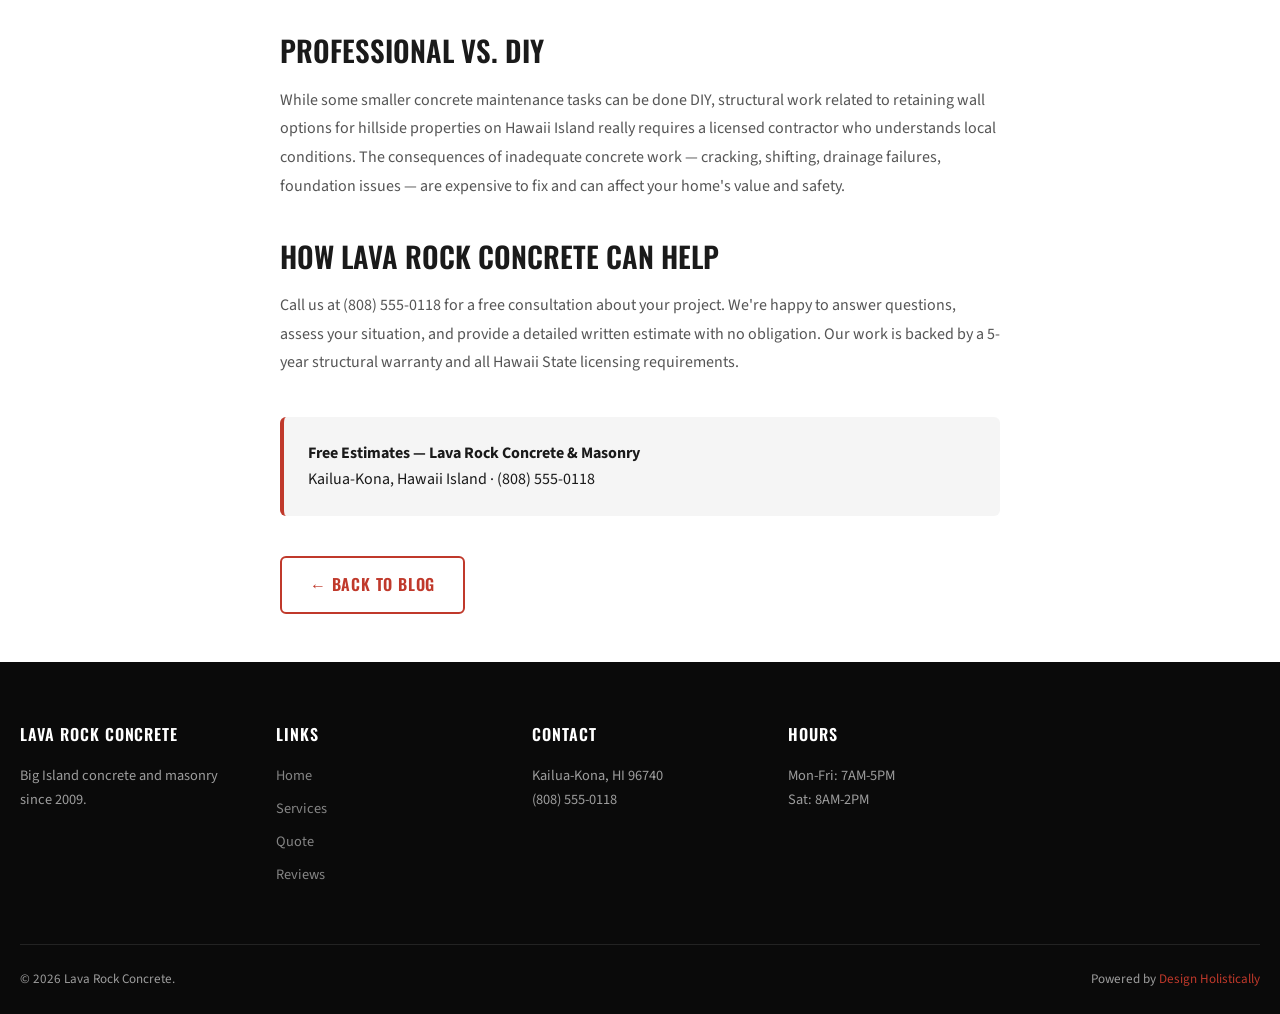
<file: blog-post-6.html>
<!DOCTYPE html><html lang="en" data-theme="light"><head><meta charset="UTF-8"><meta name="viewport" content="width=device-width, initial-scale=1.0"><title>Retaining Wall Options for Hillside Properties — Lava Rock Concrete</title><link rel="stylesheet" href="css/style.css">  <link rel="icon" type="image/x-icon" href="images/favicon.ico">
  <link rel="icon" type="image/png" sizes="32x32" href="images/favicon-32x32.png">
  <link rel="icon" type="image/png" sizes="16x16" href="images/favicon-16x16.png">
  <link rel="apple-touch-icon" sizes="180x180" href="images/apple-touch-icon.png">
</head><body>
<header class="site-header"><div class="header-inner"><a href="index.html" class="logo-wrap"><svg width="44" height="44" viewBox="0 0 44 44" fill="none"><rect width="44" height="44" rx="4" fill="#4A4A4A"/><polygon points="22,6 38,34 6,34" fill="none" stroke="#C0392B" stroke-width="2.5"/><circle cx="22" cy="34" r="3" fill="#C0392B"/></svg><span>Lava Rock<br>Concrete</span></a><nav class="nav-links"><a href="index.html">Home</a><a href="services.html">Services</a><a href="about.html">About</a><a href="gallery.html">Gallery</a><a href="blog.html" class="active">Blog</a><a href="booking.html">Quote</a><a href="faq.html">FAQ</a><a href="reviews.html">Reviews</a><a href="admin.html">Admin</a></nav><div class="header-actions"><a href="booking.html" class="btn-cta-header">Free Quote</a><button class="btn-dark-toggle" id="darkToggle" aria-label="Toggle dark mode"><svg viewBox="0 0 24 24"><path d="M21 12.79A9 9 0 1111.21 3 7 7 0 0021 12.79z"/></svg></button><button class="hamburger" id="hamburger" aria-label="Open menu" aria-expanded="false"><span></span><span></span><span></span></button></div></div></header><nav class="mobile-nav" id="mobileNav"><a href="index.html">Home</a><a href="services.html">Services</a><a href="about.html">About</a><a href="gallery.html">Gallery</a><a href="blog.html">Blog</a><a href="booking.html">Quote</a><a href="faq.html">FAQ</a><a href="reviews.html">Reviews</a><a href="admin.html">Admin</a></nav>
<div class="article-hero"><img src="images/blog-6.png" alt="Retaining Wall Options for Hillside Properties"><div class="article-hero-overlay"><h1>Retaining Wall Options for Hillside Properties</h1></div></div>
<div class="article-body"><div class="article-meta"><span class="blog-cat">Technical</span><span class="blog-date">March 23, 2026 · By Lava Rock Concrete Team</span></div>
<p>With 15 years of concrete and masonry work across Hawaii Island, the Lava Rock Concrete team has developed deep expertise in topics like retaining wall options for hillside properties. This guide draws from hundreds of real projects in Kailua-Kona, Captain Cook, Holualoa, and throughout the Big Island.</p>
<h2>Why This Matters on the Big Island</h2>
<p>Hawaii Island presents unique challenges for concrete and masonry work that mainland contractors aren't prepared for. Our volcanic geology, extreme UV radiation, intense tropical rainfall, high humidity, and salt air from both sides of the island all affect how we approach retaining wall options for hillside properties. Understanding these factors helps homeowners make better decisions about their properties.</p>
<h2>Key Considerations</h2>
<p>Every project we take on related to retaining wall options for hillside properties begins with a thorough assessment of the specific site conditions. No two properties on the Big Island are exactly alike — lava flow patterns, elevation, prevailing wind direction, and proximity to the coast all factor into the best approach. We always recommend a free on-site consultation before committing to any scope or pricing.</p>
<img src="images/blog-6.png" alt="Retaining Wall Options for Hillside Properties" class="article-img-mid">
<h2>Professional vs. DIY</h2>
<p>While some smaller concrete maintenance tasks can be done DIY, structural work related to retaining wall options for hillside properties on Hawaii Island really requires a licensed contractor who understands local conditions. The consequences of inadequate concrete work — cracking, shifting, drainage failures, foundation issues — are expensive to fix and can affect your home's value and safety.</p>
<h2>How Lava Rock Concrete Can Help</h2>
<p>Call us at (808) 555-0118 for a free consultation about your project. We're happy to answer questions, assess your situation, and provide a detailed written estimate with no obligation. Our work is backed by a 5-year structural warranty and all Hawaii State licensing requirements.</p>
<div style="margin-top:40px;padding:24px;background:var(--bg-alt);border-radius:var(--radius);border-left:4px solid var(--accent)"><strong>Free Estimates — Lava Rock Concrete & Masonry</strong><br>Kailua-Kona, Hawaii Island · (808) 555-0118</div>
<div style="margin-top:40px"><a href="blog.html" class="btn btn-outline">← Back to Blog</a></div>
</div>
<footer class="site-footer"><div class="footer-grid"><div class="footer-col"><h4>Lava Rock Concrete</h4><p>Big Island concrete and masonry since 2009.</p></div><div class="footer-col"><h4>Links</h4><a href="index.html">Home</a><a href="services.html">Services</a><a href="booking.html">Quote</a><a href="reviews.html">Reviews</a></div><div class="footer-col"><h4>Contact</h4><p>Kailua-Kona, HI 96740<br>(808) 555-0118</p></div><div class="footer-col"><h4>Hours</h4><p>Mon-Fri: 7AM-5PM<br>Sat: 8AM-2PM</p></div></div><div class="footer-bottom"><span>© 2026 Lava Rock Concrete.</span><span>Powered by <a href="https://designholistically.com" target="_blank">Design Holistically</a></span></div></footer><button class="back-to-top" id="backToTop" aria-label="Back to top">↑</button><script src="js/main.js"></script></body></html>
</file>
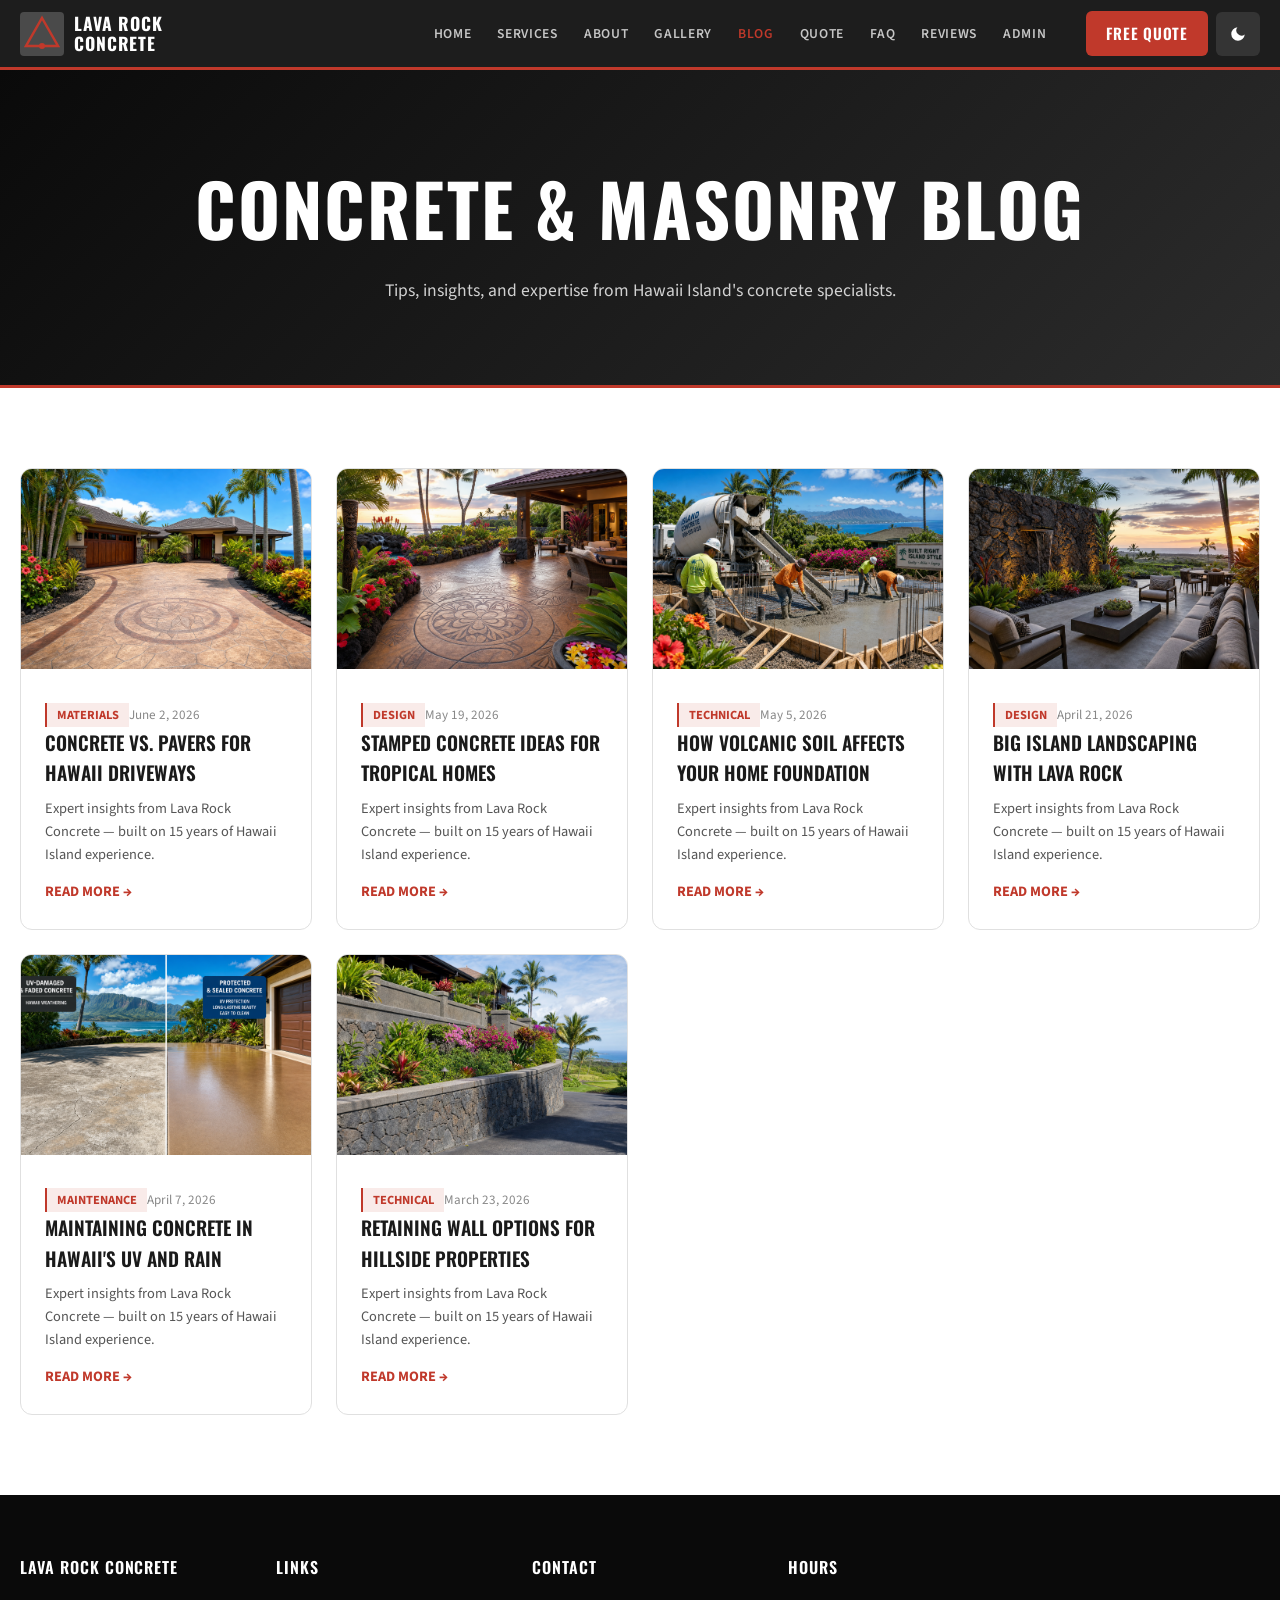
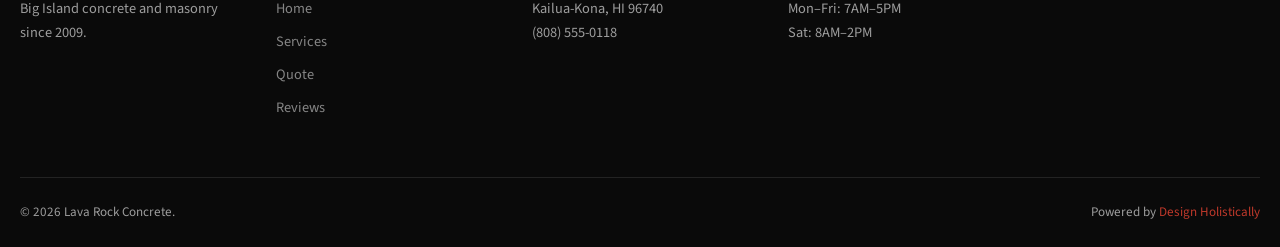
<file: blog.html>
<!DOCTYPE html><html lang="en" data-theme="light"><head><meta charset="UTF-8"><meta name="viewport" content="width=device-width, initial-scale=1.0"><title>Blog — Lava Rock Concrete & Masonry</title><link rel="stylesheet" href="css/style.css">  <link rel="icon" type="image/x-icon" href="images/favicon.ico">
  <link rel="icon" type="image/png" sizes="32x32" href="images/favicon-32x32.png">
  <link rel="icon" type="image/png" sizes="16x16" href="images/favicon-16x16.png">
  <link rel="apple-touch-icon" sizes="180x180" href="images/apple-touch-icon.png">
</head><body>
<header class="site-header"><div class="header-inner"><a href="index.html" class="logo-wrap"><svg width="44" height="44" viewBox="0 0 44 44" fill="none"><rect width="44" height="44" rx="4" fill="#4A4A4A"/><polygon points="22,6 38,34 6,34" fill="none" stroke="#C0392B" stroke-width="2.5"/><circle cx="22" cy="34" r="3" fill="#C0392B"/></svg><span>Lava Rock<br>Concrete</span></a>
<nav class="nav-links"><a href="index.html">Home</a><a href="services.html">Services</a><a href="about.html">About</a><a href="gallery.html">Gallery</a><a href="blog.html" class="active">Blog</a><a href="booking.html">Quote</a><a href="faq.html">FAQ</a><a href="reviews.html">Reviews</a><a href="admin.html">Admin</a></nav>
<div class="header-actions"><a href="booking.html" class="btn-cta-header">Free Quote</a><button class="btn-dark-toggle" id="darkToggle" aria-label="Toggle dark mode"><svg viewBox="0 0 24 24"><path d="M21 12.79A9 9 0 1111.21 3 7 7 0 0021 12.79z"/></svg></button><button class="hamburger" id="hamburger" aria-label="Open menu" aria-expanded="false"><span></span><span></span><span></span></button></div></div></header>
<nav class="mobile-nav" id="mobileNav"><a href="index.html">Home</a><a href="services.html">Services</a><a href="about.html">About</a><a href="gallery.html">Gallery</a><a href="blog.html">Blog</a><a href="booking.html">Quote</a><a href="faq.html">FAQ</a><a href="reviews.html">Reviews</a><a href="admin.html">Admin</a></nav>
<div class="page-hero"><h1>Concrete & Masonry Blog</h1><p>Tips, insights, and expertise from Hawaii Island's concrete specialists.</p></div>
<section class="section"><div class="container"><div class="grid-3"><div class="blog-card fade-up"><img src="images/service-driveway.png" alt="Concrete vs. Pavers for Hawaii Driveways"><div class="blog-card-body"><div class="blog-meta"><span class="blog-cat">Materials</span><span class="blog-date">June 2, 2026</span></div><h3>Concrete vs. Pavers for Hawaii Driveways</h3><p>Expert insights from Lava Rock Concrete — built on 15 years of Hawaii Island experience.</p><a href="blog-post-1.html">Read More →</a></div></div>
<div class="blog-card fade-up"><img src="images/gallery-1.png" alt="Stamped Concrete Ideas for Tropical Homes"><div class="blog-card-body"><div class="blog-meta"><span class="blog-cat">Design</span><span class="blog-date">May 19, 2026</span></div><h3>Stamped Concrete Ideas for Tropical Homes</h3><p>Expert insights from Lava Rock Concrete — built on 15 years of Hawaii Island experience.</p><a href="blog-post-2.html">Read More →</a></div></div>
<div class="blog-card fade-up"><img src="images/service-foundation.png" alt="How Volcanic Soil Affects Your Home Foundation"><div class="blog-card-body"><div class="blog-meta"><span class="blog-cat">Technical</span><span class="blog-date">May 5, 2026</span></div><h3>How Volcanic Soil Affects Your Home Foundation</h3><p>Expert insights from Lava Rock Concrete — built on 15 years of Hawaii Island experience.</p><a href="blog-post-3.html">Read More →</a></div></div>
<div class="blog-card fade-up"><img src="images/gallery-5.png" alt="Big Island Landscaping with Lava Rock"><div class="blog-card-body"><div class="blog-meta"><span class="blog-cat">Design</span><span class="blog-date">April 21, 2026</span></div><h3>Big Island Landscaping with Lava Rock</h3><p>Expert insights from Lava Rock Concrete — built on 15 years of Hawaii Island experience.</p><a href="blog-post-4.html">Read More →</a></div></div>
<div class="blog-card fade-up"><img src="images/blog-5.png" alt="Maintaining Concrete in Hawaii's UV and Rain"><div class="blog-card-body"><div class="blog-meta"><span class="blog-cat">Maintenance</span><span class="blog-date">April 7, 2026</span></div><h3>Maintaining Concrete in Hawaii's UV and Rain</h3><p>Expert insights from Lava Rock Concrete — built on 15 years of Hawaii Island experience.</p><a href="blog-post-5.html">Read More →</a></div></div>
<div class="blog-card fade-up"><img src="images/service-retaining-wall.png" alt="Retaining Wall Options for Hillside Properties"><div class="blog-card-body"><div class="blog-meta"><span class="blog-cat">Technical</span><span class="blog-date">March 23, 2026</span></div><h3>Retaining Wall Options for Hillside Properties</h3><p>Expert insights from Lava Rock Concrete — built on 15 years of Hawaii Island experience.</p><a href="blog-post-6.html">Read More →</a></div></div>
</div></div></section>
<footer class="site-footer"><div class="footer-grid"><div class="footer-col"><h4>Lava Rock Concrete</h4><p>Big Island concrete and masonry since 2009.</p></div><div class="footer-col"><h4>Links</h4><a href="index.html">Home</a><a href="services.html">Services</a><a href="booking.html">Quote</a><a href="reviews.html">Reviews</a></div><div class="footer-col"><h4>Contact</h4><p>Kailua-Kona, HI 96740<br>(808) 555-0118</p></div><div class="footer-col"><h4>Hours</h4><p>Mon–Fri: 7AM–5PM<br>Sat: 8AM–2PM</p></div></div><div class="footer-bottom"><span>© 2026 Lava Rock Concrete.</span><span>Powered by <a href="https://designholistically.com" target="_blank">Design Holistically</a></span></div></footer><button class="back-to-top" id="backToTop" aria-label="Back to top">↑</button><script src="js/main.js"></script></body></html>
</file>
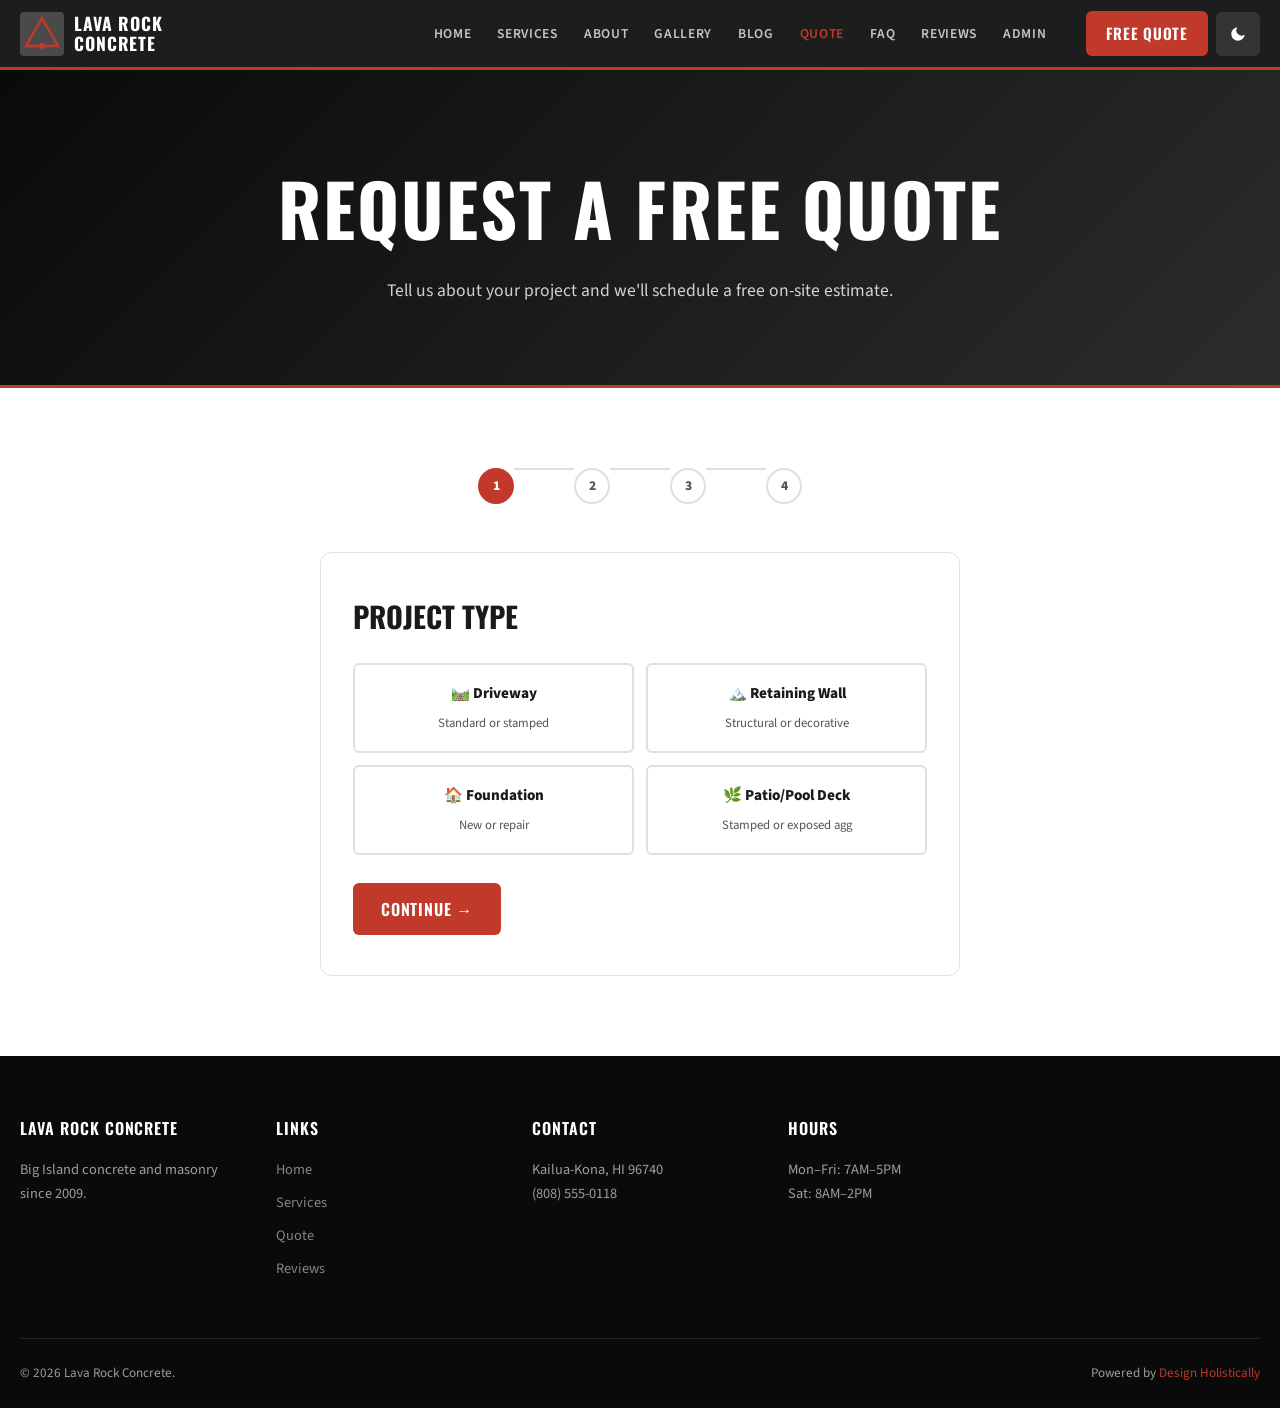
<file: booking.html>
<!DOCTYPE html><html lang="en" data-theme="light"><head><meta charset="UTF-8"><meta name="viewport" content="width=device-width, initial-scale=1.0"><title>Request a Quote — Lava Rock Concrete</title><link rel="stylesheet" href="css/style.css">  <link rel="icon" type="image/x-icon" href="images/favicon.ico">
  <link rel="icon" type="image/png" sizes="32x32" href="images/favicon-32x32.png">
  <link rel="icon" type="image/png" sizes="16x16" href="images/favicon-16x16.png">
  <link rel="apple-touch-icon" sizes="180x180" href="images/apple-touch-icon.png">
</head><body>
<header class="site-header"><div class="header-inner"><a href="index.html" class="logo-wrap"><svg width="44" height="44" viewBox="0 0 44 44" fill="none"><rect width="44" height="44" rx="4" fill="#4A4A4A"/><polygon points="22,6 38,34 6,34" fill="none" stroke="#C0392B" stroke-width="2.5"/><circle cx="22" cy="34" r="3" fill="#C0392B"/></svg><span>Lava Rock<br>Concrete</span></a><nav class="nav-links"><a href="index.html">Home</a><a href="services.html">Services</a><a href="about.html">About</a><a href="gallery.html">Gallery</a><a href="blog.html">Blog</a><a href="booking.html" class="active">Quote</a><a href="faq.html">FAQ</a><a href="reviews.html">Reviews</a><a href="admin.html">Admin</a></nav><div class="header-actions"><a href="booking.html" class="btn-cta-header">Free Quote</a><button class="btn-dark-toggle" id="darkToggle" aria-label="Toggle dark mode"><svg viewBox="0 0 24 24"><path d="M21 12.79A9 9 0 1111.21 3 7 7 0 0021 12.79z"/></svg></button><button class="hamburger" id="hamburger" aria-label="Open menu" aria-expanded="false"><span></span><span></span><span></span></button></div></div></header><nav class="mobile-nav" id="mobileNav"><a href="index.html">Home</a><a href="services.html">Services</a><a href="about.html">About</a><a href="gallery.html">Gallery</a><a href="blog.html">Blog</a><a href="booking.html">Quote</a><a href="faq.html">FAQ</a><a href="reviews.html">Reviews</a><a href="admin.html">Admin</a></nav>
<div class="page-hero"><h1>Request a Free Quote</h1><p>Tell us about your project and we'll schedule a free on-site estimate.</p></div>
<section class="section"><div class="container">
<div class="booking-steps"><div class="step-indicator"><div class="step-dot active" id="dot1">1</div></div><div class="step-line" id="line1"></div><div class="step-indicator"><div class="step-dot" id="dot2">2</div></div><div class="step-line" id="line2"></div><div class="step-indicator"><div class="step-dot" id="dot3">3</div></div><div class="step-line" id="line3"></div><div class="step-indicator"><div class="step-dot" id="dot4">4</div></div></div>
<div class="booking-form-wrap">
<div class="form-step active" id="step1"><h3>Project Type</h3><div class="service-options"><div class="service-opt"><strong>🛤️ Driveway</strong><span>Standard or stamped</span></div><div class="service-opt"><strong>🏔️ Retaining Wall</strong><span>Structural or decorative</span></div><div class="service-opt"><strong>🏠 Foundation</strong><span>New or repair</span></div><div class="service-opt"><strong>🌿 Patio/Pool Deck</strong><span>Stamped or exposed agg</span></div></div><div class="form-nav"><button class="btn btn-primary" onclick="nextStep()">Continue →</button></div></div>
<div class="form-step" id="step2"><h3>Project Details</h3><div class="form-group"><label>Project Address</label><input type="text" placeholder="Street address in Kailua-Kona area"></div><div class="form-group"><label>Estimated Square Footage</label><input type="text" placeholder="Rough estimate is fine"></div><div class="form-group"><label>Timeline</label><select><option>ASAP</option><option>Within 1 month</option><option>1-3 months</option><option>Planning phase</option></select></div><div class="form-group"><label>Project Description</label><textarea rows="4" placeholder="Describe what you need..."></textarea></div><div class="form-nav"><button class="btn btn-outline" onclick="prevStep()">← Back</button><button class="btn btn-primary" onclick="nextStep()">Continue →</button></div></div>
<div class="form-step" id="step3"><h3>Your Contact Info</h3><div class="form-group"><label>Full Name</label><input type="text" placeholder="Your name"></div><div class="form-group"><label>Phone</label><input type="tel" placeholder="(808) 555-0000"></div><div class="form-group"><label>Email</label><input type="email" placeholder="your@email.com"></div><div class="form-group"><label>Best Time to Call</label><select><option>Morning (7-12)</option><option>Afternoon (12-5)</option></select></div><div class="form-nav"><button class="btn btn-outline" onclick="prevStep()">← Back</button><button class="btn btn-primary" onclick="submitBooking()">Submit Request</button></div></div>
<div class="form-step" id="step4"><div class="confirmation-box"><svg viewBox="0 0 64 64" fill="none"><circle cx="32" cy="32" r="30" fill="rgba(192,57,43,0.1)" stroke="#C0392B" stroke-width="2"/><path d="M20 32l8 8 16-16" stroke="#C0392B" stroke-width="3" stroke-linecap="round" stroke-linejoin="round"/></svg><h3 style="font-family:'Oswald',sans-serif;font-weight:700;font-size:2rem;text-transform:uppercase;margin-bottom:12px">Quote Request Received!</h3><p style="color:var(--text-muted);margin-bottom:24px">We'll call within 1 business day to schedule your free on-site estimate. (808) 555-0118</p><a href="index.html" class="btn btn-primary">Return Home</a></div></div>
</div></div></section>
<footer class="site-footer"><div class="footer-grid"><div class="footer-col"><h4>Lava Rock Concrete</h4><p>Big Island concrete and masonry since 2009.</p></div><div class="footer-col"><h4>Links</h4><a href="index.html">Home</a><a href="services.html">Services</a><a href="booking.html">Quote</a><a href="reviews.html">Reviews</a></div><div class="footer-col"><h4>Contact</h4><p>Kailua-Kona, HI 96740<br>(808) 555-0118</p></div><div class="footer-col"><h4>Hours</h4><p>Mon–Fri: 7AM–5PM<br>Sat: 8AM–2PM</p></div></div><div class="footer-bottom"><span>© 2026 Lava Rock Concrete.</span><span>Powered by <a href="https://designholistically.com" target="_blank">Design Holistically</a></span></div></footer><button class="back-to-top" id="backToTop" aria-label="Back to top">↑</button><script src="js/main.js"></script></body></html>
</file>
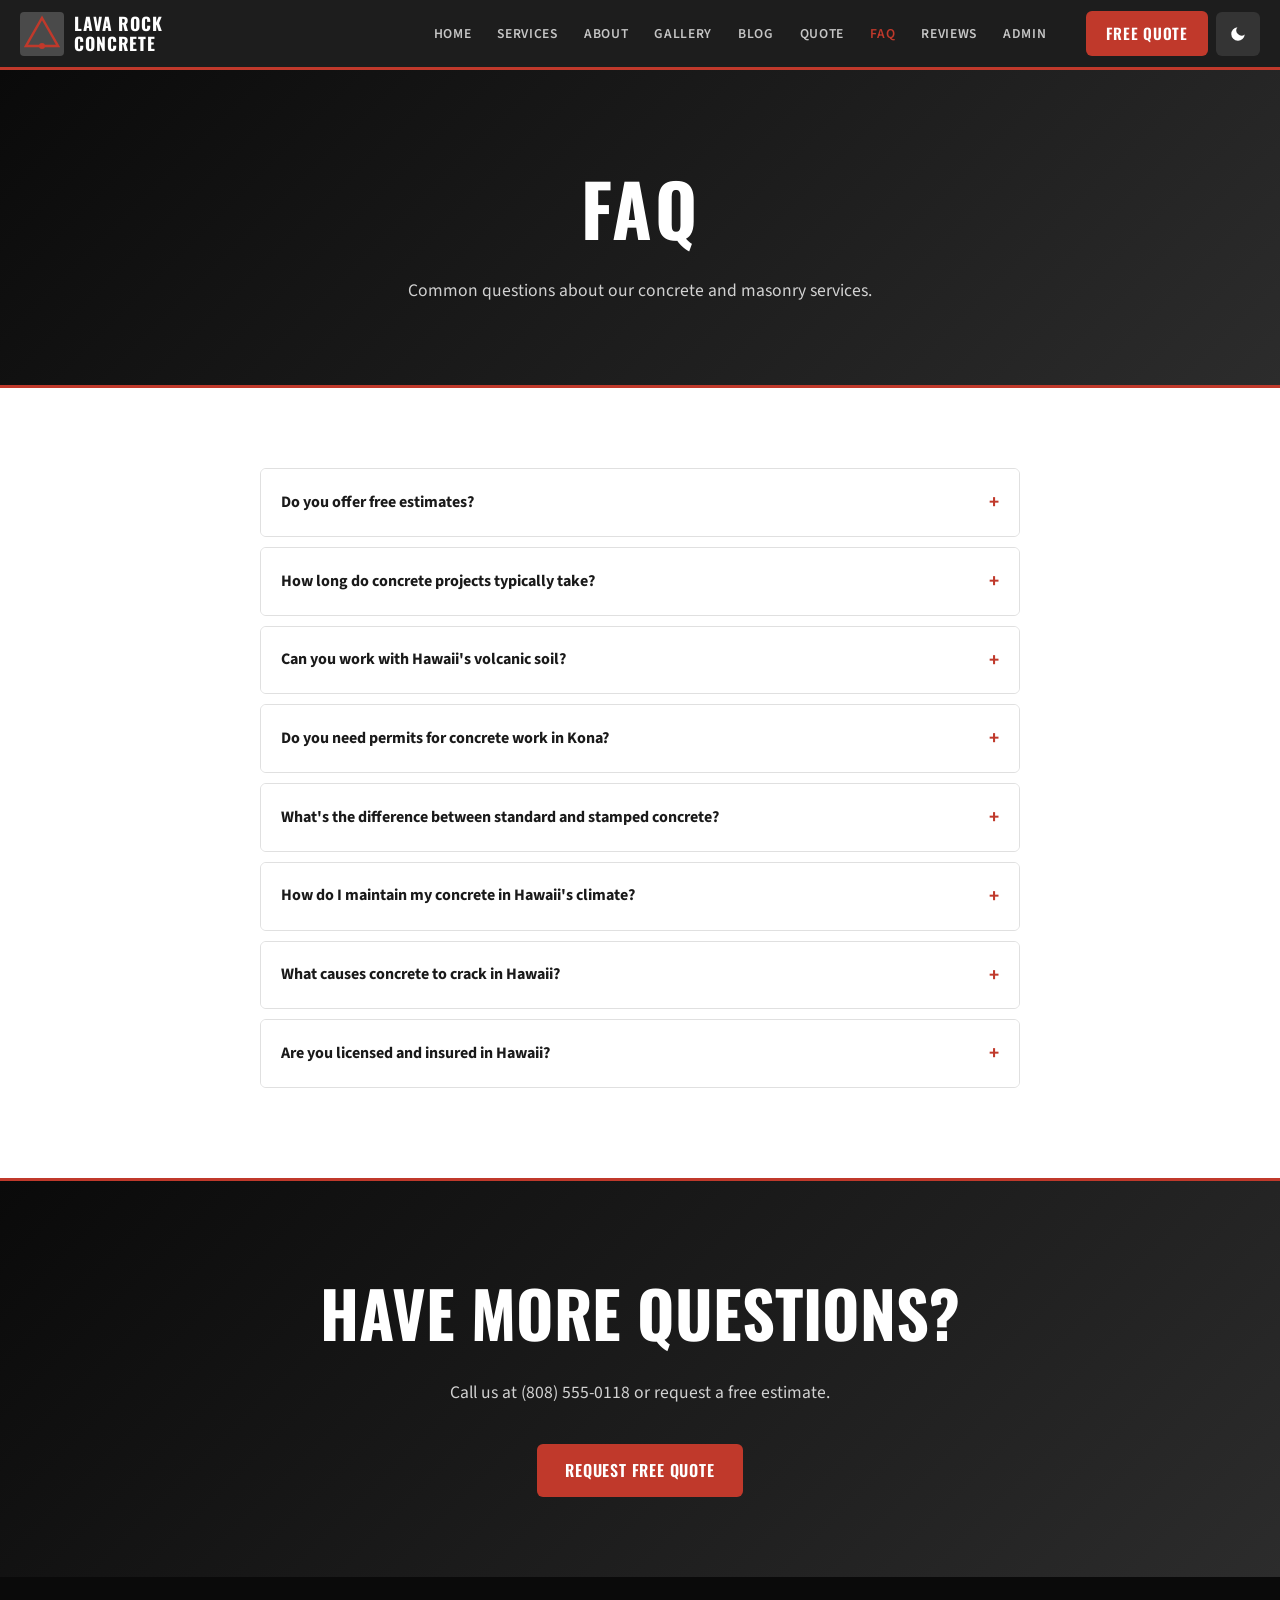
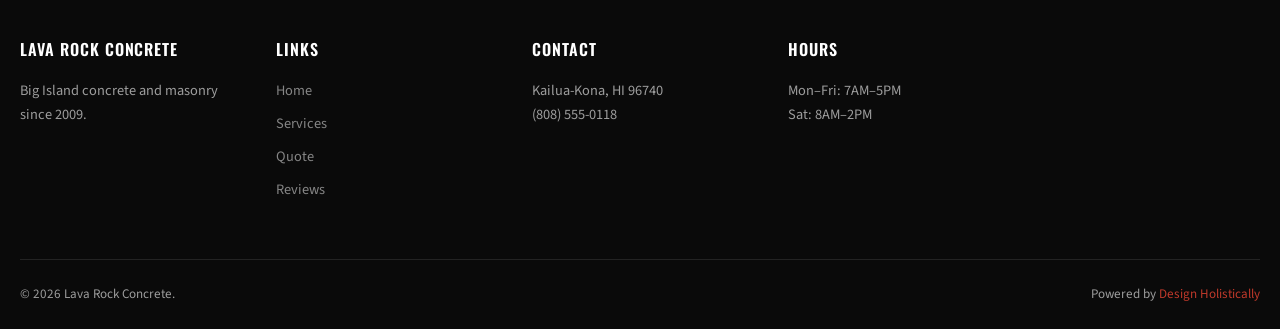
<file: faq.html>
<!DOCTYPE html><html lang="en" data-theme="light"><head><meta charset="UTF-8"><meta name="viewport" content="width=device-width, initial-scale=1.0"><title>FAQ — Lava Rock Concrete & Masonry</title><link rel="stylesheet" href="css/style.css">  <link rel="icon" type="image/x-icon" href="images/favicon.ico">
  <link rel="icon" type="image/png" sizes="32x32" href="images/favicon-32x32.png">
  <link rel="icon" type="image/png" sizes="16x16" href="images/favicon-16x16.png">
  <link rel="apple-touch-icon" sizes="180x180" href="images/apple-touch-icon.png">
</head><body>
<header class="site-header"><div class="header-inner"><a href="index.html" class="logo-wrap"><svg width="44" height="44" viewBox="0 0 44 44" fill="none"><rect width="44" height="44" rx="4" fill="#4A4A4A"/><polygon points="22,6 38,34 6,34" fill="none" stroke="#C0392B" stroke-width="2.5"/><circle cx="22" cy="34" r="3" fill="#C0392B"/></svg><span>Lava Rock<br>Concrete</span></a><nav class="nav-links"><a href="index.html">Home</a><a href="services.html">Services</a><a href="about.html">About</a><a href="gallery.html">Gallery</a><a href="blog.html">Blog</a><a href="booking.html">Quote</a><a href="faq.html" class="active">FAQ</a><a href="reviews.html">Reviews</a><a href="admin.html">Admin</a></nav><div class="header-actions"><a href="booking.html" class="btn-cta-header">Free Quote</a><button class="btn-dark-toggle" id="darkToggle" aria-label="Toggle dark mode"><svg viewBox="0 0 24 24"><path d="M21 12.79A9 9 0 1111.21 3 7 7 0 0021 12.79z"/></svg></button><button class="hamburger" id="hamburger" aria-label="Open menu" aria-expanded="false"><span></span><span></span><span></span></button></div></div></header><nav class="mobile-nav" id="mobileNav"><a href="index.html">Home</a><a href="services.html">Services</a><a href="about.html">About</a><a href="gallery.html">Gallery</a><a href="blog.html">Blog</a><a href="booking.html">Quote</a><a href="faq.html">FAQ</a><a href="reviews.html">Reviews</a><a href="admin.html">Admin</a></nav>
<div class="page-hero"><h1>FAQ</h1><p>Common questions about our concrete and masonry services.</p></div>
<section class="section"><div class="container" style="max-width:760px"><div class="faq-item fade-up"><div class="faq-question">Do you offer free estimates?<span class="faq-icon">+</span></div><div class="faq-answer">Yes! All estimates are completely free. We schedule an on-site visit to assess your project, take measurements, and provide a detailed written quote within 2–3 business days.</div></div><div class="faq-item fade-up"><div class="faq-question">How long do concrete projects typically take?<span class="faq-icon">+</span></div><div class="faq-answer">A standard residential driveway takes 2–4 days (pour + cure time). Patios and pool decks are similar. Large foundations and retaining walls may take 1–3 weeks depending on complexity and size.</div></div><div class="faq-item fade-up"><div class="faq-question">Can you work with Hawaii's volcanic soil?<span class="faq-icon">+</span></div><div class="faq-answer">Absolutely — this is one of our core specialties. We assess lava tube risk, soil composition, and drainage before any foundation or retaining wall work. Our designs account for Hawaii Island's unique geological conditions.</div></div><div class="faq-item fade-up"><div class="faq-question">Do you need permits for concrete work in Kona?<span class="faq-icon">+</span></div><div class="faq-answer">Many projects require Hawaii County permits, especially foundations, retaining walls over 4 feet, and anything near property lines. We handle all permit applications as part of our project management.</div></div><div class="faq-item fade-up"><div class="faq-question">What's the difference between standard and stamped concrete?<span class="faq-icon">+</span></div><div class="faq-answer">Standard concrete is a single gray finish. Stamped concrete uses patterns pressed into the surface while wet, creating the appearance of stone, brick, slate, or custom designs. Color hardener and release agents add color and depth.</div></div><div class="faq-item fade-up"><div class="faq-question">How do I maintain my concrete in Hawaii's climate?<span class="faq-icon">+</span></div><div class="faq-answer">Hawaii's intense UV, heavy rain, and salt air are hard on concrete. We recommend sealing every 2–3 years with a UV-resistant sealer. Avoid harsh chemical cleaners. Pressure washing annually helps, but use a wide-angle tip to prevent surface damage.</div></div><div class="faq-item fade-up"><div class="faq-question">What causes concrete to crack in Hawaii?<span class="faq-icon">+</span></div><div class="faq-answer">The most common causes are inadequate sub-base preparation, improper curing in our heat, moisture infiltration, and thermal expansion. We prevent cracking with proper control joints, reinforcement, and Hawaii-specific mix designs.</div></div><div class="faq-item fade-up"><div class="faq-question">Are you licensed and insured in Hawaii?<span class="faq-icon">+</span></div><div class="faq-answer">Yes. We hold an active Hawaii State C-5 Concrete contractor license and carry full general liability insurance and workers' compensation coverage. We can provide certificates of insurance for any project.</div></div></div></section>
<section class="cta-section"><div class="container"><h2>Have More Questions?</h2><p>Call us at (808) 555-0118 or request a free estimate.</p><a href="booking.html" class="btn btn-primary">Request Free Quote</a></div></section>
<footer class="site-footer"><div class="footer-grid"><div class="footer-col"><h4>Lava Rock Concrete</h4><p>Big Island concrete and masonry since 2009.</p></div><div class="footer-col"><h4>Links</h4><a href="index.html">Home</a><a href="services.html">Services</a><a href="booking.html">Quote</a><a href="reviews.html">Reviews</a></div><div class="footer-col"><h4>Contact</h4><p>Kailua-Kona, HI 96740<br>(808) 555-0118</p></div><div class="footer-col"><h4>Hours</h4><p>Mon–Fri: 7AM–5PM<br>Sat: 8AM–2PM</p></div></div><div class="footer-bottom"><span>© 2026 Lava Rock Concrete.</span><span>Powered by <a href="https://designholistically.com" target="_blank">Design Holistically</a></span></div></footer><button class="back-to-top" id="backToTop" aria-label="Back to top">↑</button><script src="js/main.js"></script></body></html>
</file>
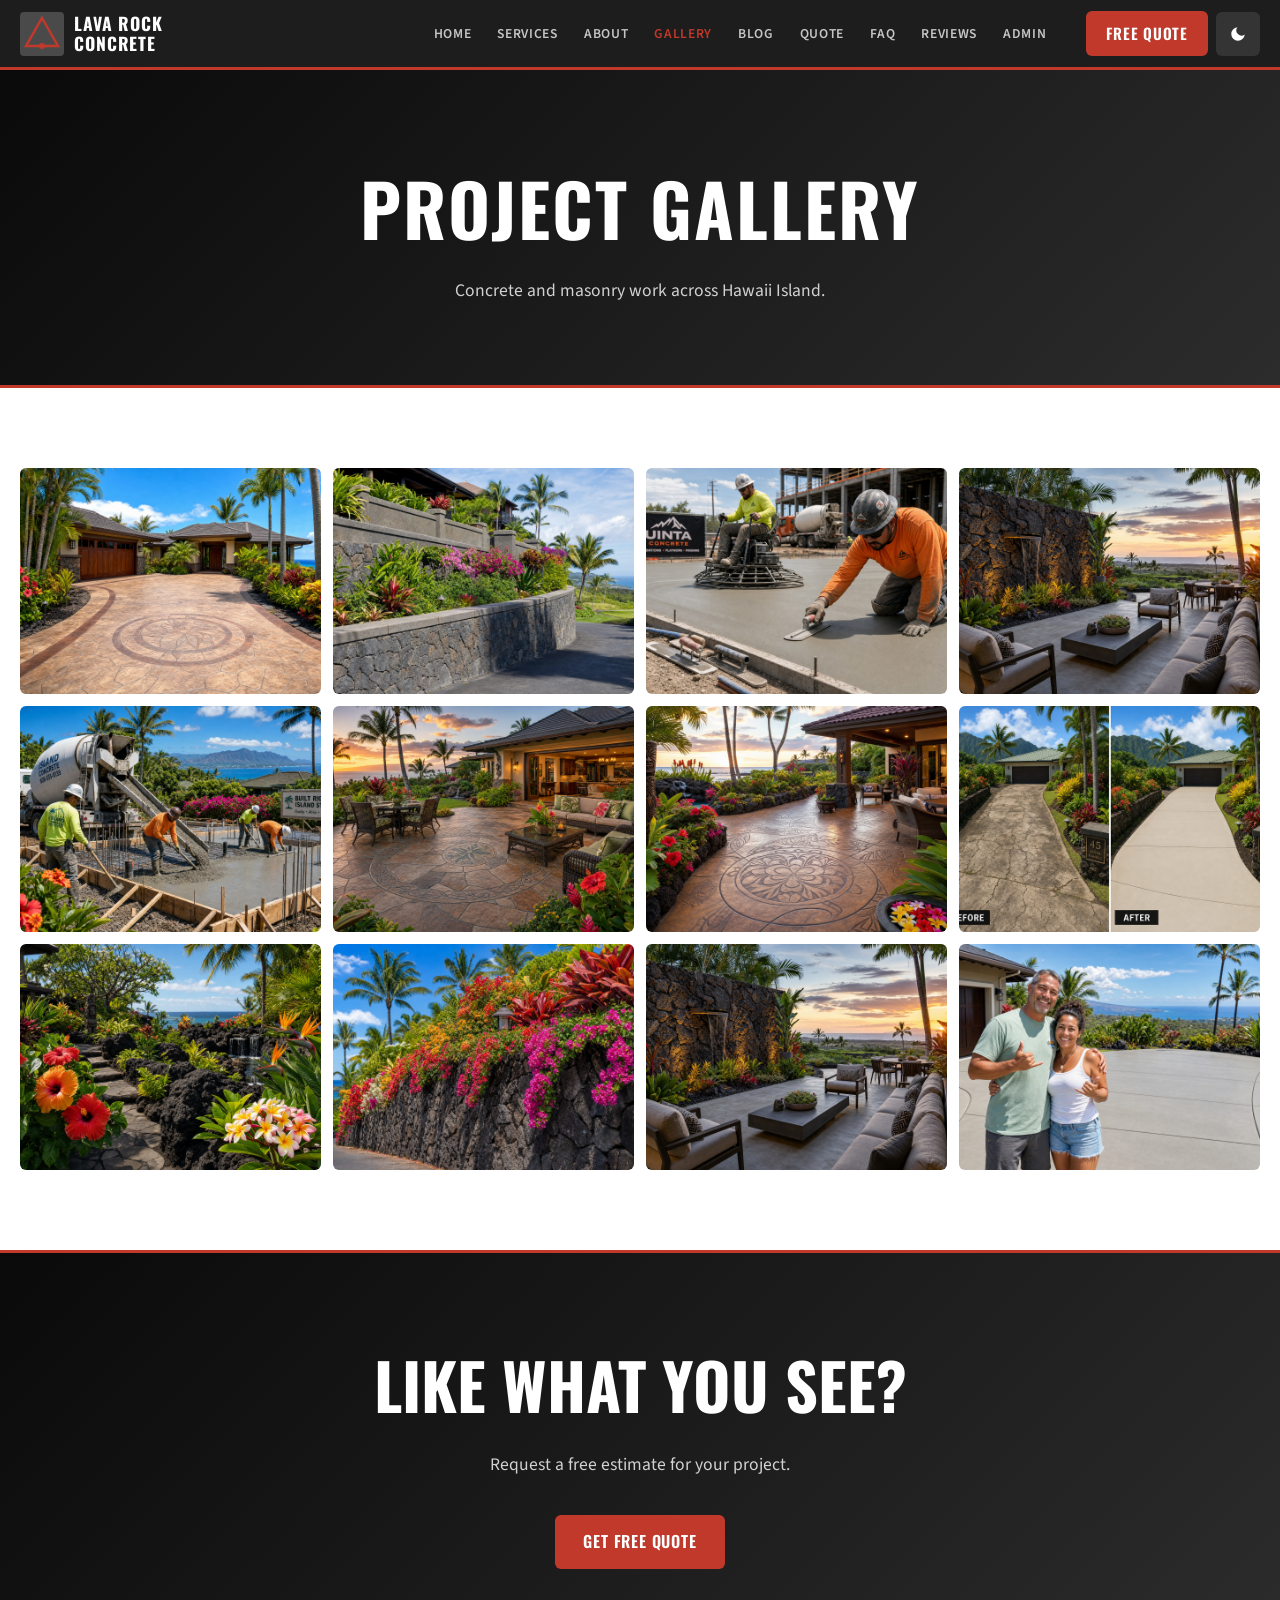
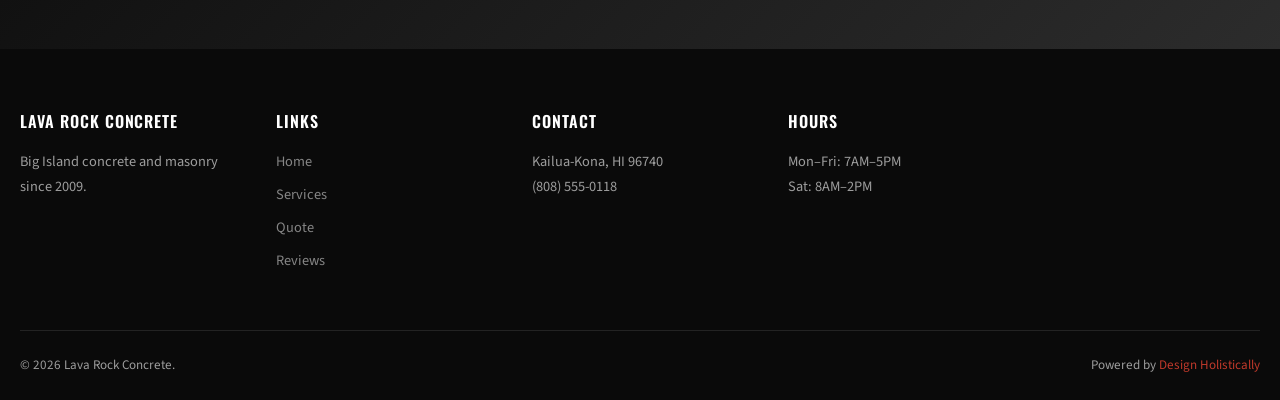
<file: gallery.html>
<!DOCTYPE html><html lang="en" data-theme="light"><head><meta charset="UTF-8"><meta name="viewport" content="width=device-width, initial-scale=1.0"><title>Project Gallery — Lava Rock Concrete & Masonry</title><link rel="stylesheet" href="css/style.css">  <link rel="icon" type="image/x-icon" href="images/favicon.ico">
  <link rel="icon" type="image/png" sizes="32x32" href="images/favicon-32x32.png">
  <link rel="icon" type="image/png" sizes="16x16" href="images/favicon-16x16.png">
  <link rel="apple-touch-icon" sizes="180x180" href="images/apple-touch-icon.png">
</head><body>
<header class="site-header"><div class="header-inner"><a href="index.html" class="logo-wrap"><svg width="44" height="44" viewBox="0 0 44 44" fill="none"><rect width="44" height="44" rx="4" fill="#4A4A4A"/><polygon points="22,6 38,34 6,34" fill="none" stroke="#C0392B" stroke-width="2.5"/><circle cx="22" cy="34" r="3" fill="#C0392B"/></svg><span>Lava Rock<br>Concrete</span></a>
<nav class="nav-links"><a href="index.html">Home</a><a href="services.html">Services</a><a href="about.html">About</a><a href="gallery.html" class="active">Gallery</a><a href="blog.html">Blog</a><a href="booking.html">Quote</a><a href="faq.html">FAQ</a><a href="reviews.html">Reviews</a><a href="admin.html">Admin</a></nav>
<div class="header-actions"><a href="booking.html" class="btn-cta-header">Free Quote</a><button class="btn-dark-toggle" id="darkToggle" aria-label="Toggle dark mode"><svg viewBox="0 0 24 24"><path d="M21 12.79A9 9 0 1111.21 3 7 7 0 0021 12.79z"/></svg></button><button class="hamburger" id="hamburger" aria-label="Open menu" aria-expanded="false"><span></span><span></span><span></span></button></div></div></header>
<nav class="mobile-nav" id="mobileNav"><a href="index.html">Home</a><a href="services.html">Services</a><a href="about.html">About</a><a href="gallery.html">Gallery</a><a href="blog.html">Blog</a><a href="booking.html">Quote</a><a href="faq.html">FAQ</a><a href="reviews.html">Reviews</a><a href="admin.html">Admin</a></nav>
<div class="page-hero"><h1>Project Gallery</h1><p>Concrete and masonry work across Hawaii Island.</p></div>
<section class="section"><div class="container"><div class="gallery-grid">
<div class="gallery-item fade-up"><img src="images/service-driveway.png" alt="Stamped driveway"><div class="gallery-overlay">Stamped Driveway</div></div>
<div class="gallery-item fade-up"><img src="images/service-retaining-wall.png" alt="Retaining wall"><div class="gallery-overlay">Retaining Wall</div></div>
<div class="gallery-item fade-up"><img src="images/gallery-3.png" alt="Pool deck"><div class="gallery-overlay">Pool Deck</div></div>
<div class="gallery-item fade-up"><img src="images/gallery-5.png" alt="Lava rock feature wall"><div class="gallery-overlay">Lava Rock Wall</div></div>
<div class="gallery-item fade-up"><img src="images/service-foundation.png" alt="Foundation pour"><div class="gallery-overlay">Foundation</div></div>
<div class="gallery-item fade-up"><img src="images/service-patio.png" alt="Patio stamped"><div class="gallery-overlay">Stamped Patio</div></div>
<div class="gallery-item fade-up"><img src="images/gallery-1.png" alt="Walkway concrete"><div class="gallery-overlay">Walkway</div></div>
<div class="gallery-item fade-up"><img src="images/gallery-2.png" alt="Exposed aggregate"><div class="gallery-overlay">Exposed Aggregate</div></div>
<div class="gallery-item fade-up"><img src="images/blog-4.png" alt="Garden masonry"><div class="gallery-overlay">Garden Masonry</div></div>
<div class="gallery-item fade-up"><img src="images/gallery-4.png" alt="Commercial slab"><div class="gallery-overlay">Commercial Slab</div></div>
<div class="gallery-item fade-up"><img src="images/gallery-5.png" alt="Colored concrete"><div class="gallery-overlay">Colored Concrete</div></div>
<div class="gallery-item fade-up"><img src="images/gallery-6.png" alt="Stairs concrete"><div class="gallery-overlay">Concrete Steps</div></div>
</div></div></section>
<section class="cta-section"><div class="container"><h2>Like What You See?</h2><p>Request a free estimate for your project.</p><a href="booking.html" class="btn btn-primary">Get Free Quote</a></div></section>
<footer class="site-footer"><div class="footer-grid"><div class="footer-col"><h4>Lava Rock Concrete</h4><p>Big Island concrete and masonry since 2009.</p></div><div class="footer-col"><h4>Links</h4><a href="index.html">Home</a><a href="services.html">Services</a><a href="booking.html">Quote</a><a href="reviews.html">Reviews</a></div><div class="footer-col"><h4>Contact</h4><p>Kailua-Kona, HI 96740<br>(808) 555-0118</p></div><div class="footer-col"><h4>Hours</h4><p>Mon–Fri: 7AM–5PM<br>Sat: 8AM–2PM</p></div></div><div class="footer-bottom"><span>© 2026 Lava Rock Concrete.</span><span>Powered by <a href="https://designholistically.com" target="_blank">Design Holistically</a></span></div></footer><button class="back-to-top" id="backToTop" aria-label="Back to top">↑</button><script src="js/main.js"></script></body></html>
</file>
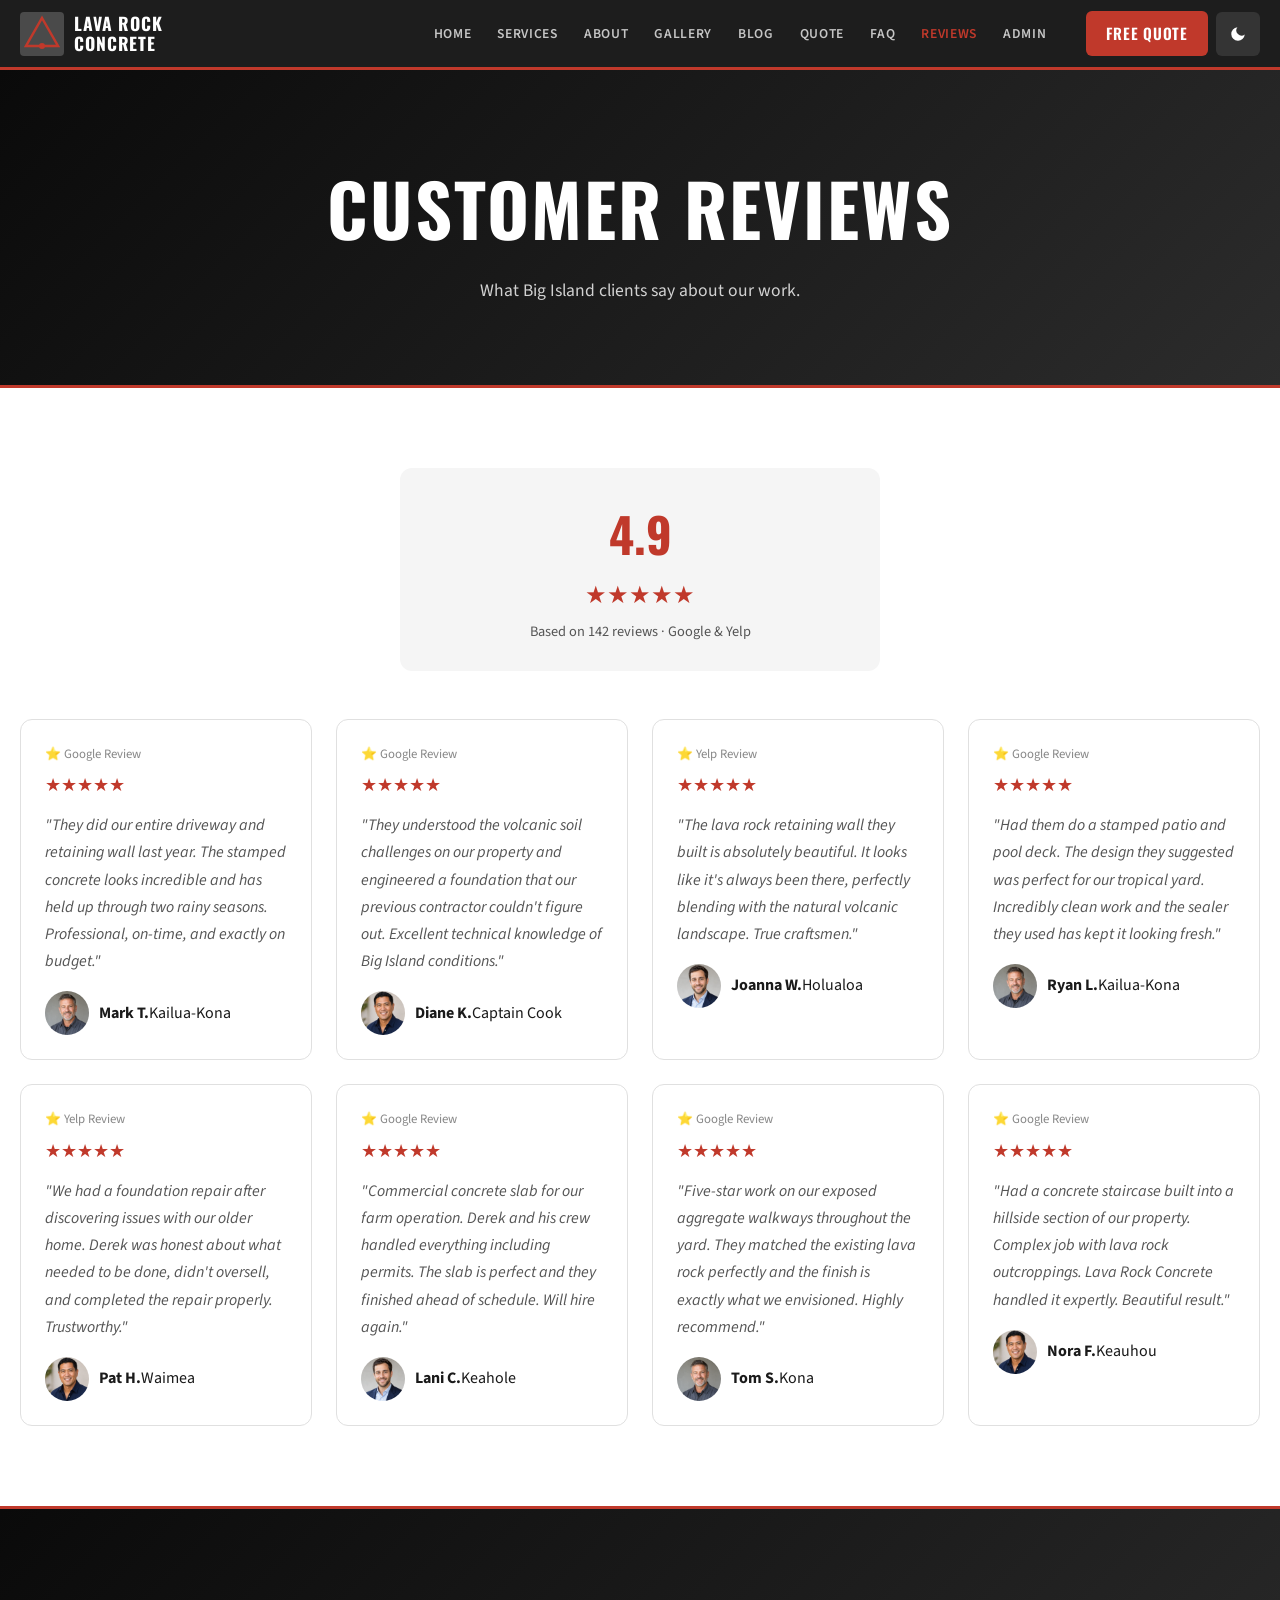
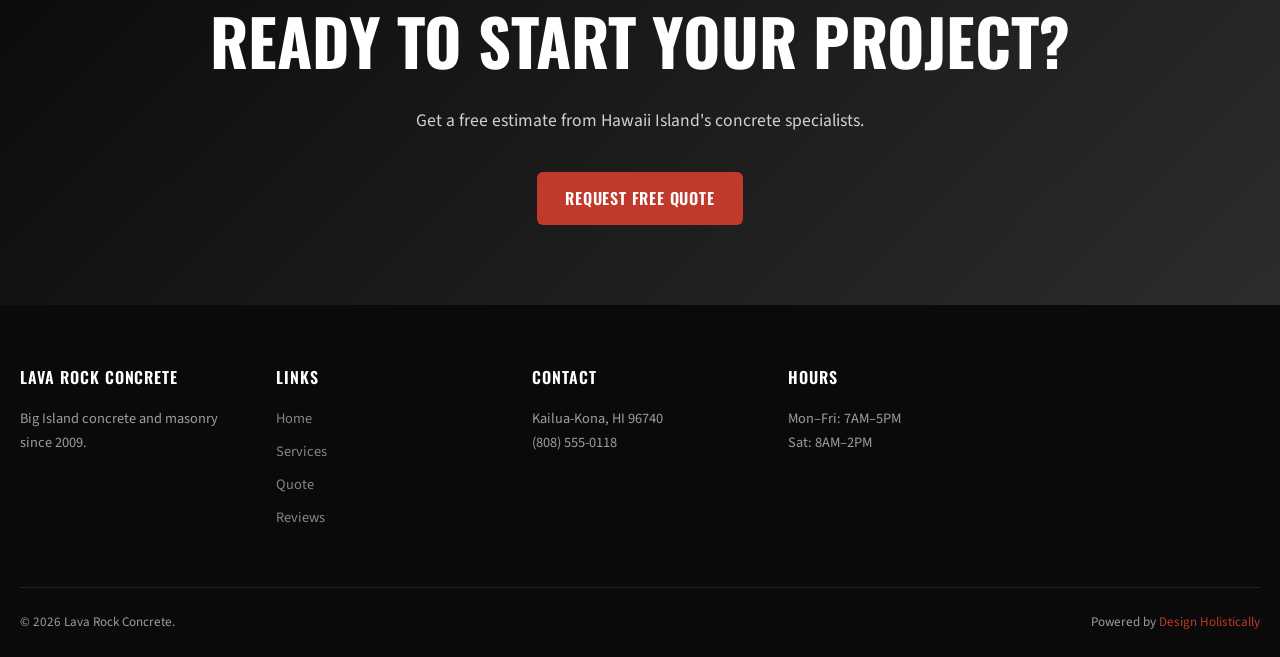
<file: reviews.html>
<!DOCTYPE html><html lang="en" data-theme="light"><head><meta charset="UTF-8"><meta name="viewport" content="width=device-width, initial-scale=1.0"><title>Reviews — Lava Rock Concrete & Masonry</title><link rel="stylesheet" href="css/style.css">  <link rel="icon" type="image/x-icon" href="images/favicon.ico">
  <link rel="icon" type="image/png" sizes="32x32" href="images/favicon-32x32.png">
  <link rel="icon" type="image/png" sizes="16x16" href="images/favicon-16x16.png">
  <link rel="apple-touch-icon" sizes="180x180" href="images/apple-touch-icon.png">
</head><body>
<header class="site-header"><div class="header-inner"><a href="index.html" class="logo-wrap"><svg width="44" height="44" viewBox="0 0 44 44" fill="none"><rect width="44" height="44" rx="4" fill="#4A4A4A"/><polygon points="22,6 38,34 6,34" fill="none" stroke="#C0392B" stroke-width="2.5"/><circle cx="22" cy="34" r="3" fill="#C0392B"/></svg><span>Lava Rock<br>Concrete</span></a><nav class="nav-links"><a href="index.html">Home</a><a href="services.html">Services</a><a href="about.html">About</a><a href="gallery.html">Gallery</a><a href="blog.html">Blog</a><a href="booking.html">Quote</a><a href="faq.html">FAQ</a><a href="reviews.html" class="active">Reviews</a><a href="admin.html">Admin</a></nav><div class="header-actions"><a href="booking.html" class="btn-cta-header">Free Quote</a><button class="btn-dark-toggle" id="darkToggle" aria-label="Toggle dark mode"><svg viewBox="0 0 24 24"><path d="M21 12.79A9 9 0 1111.21 3 7 7 0 0021 12.79z"/></svg></button><button class="hamburger" id="hamburger" aria-label="Open menu" aria-expanded="false"><span></span><span></span><span></span></button></div></div></header><nav class="mobile-nav" id="mobileNav"><a href="index.html">Home</a><a href="services.html">Services</a><a href="about.html">About</a><a href="gallery.html">Gallery</a><a href="blog.html">Blog</a><a href="booking.html">Quote</a><a href="faq.html">FAQ</a><a href="reviews.html">Reviews</a><a href="admin.html">Admin</a></nav>
<div class="page-hero"><h1>Customer Reviews</h1><p>What Big Island clients say about our work.</p></div>
<section class="section"><div class="container">
<div style="text-align:center;margin-bottom:48px;padding:28px;background:var(--bg-alt);border-radius:var(--radius-lg);max-width:480px;margin-left:auto;margin-right:auto;" class="fade-up"><div style="font-size:3rem;font-weight:700;font-family:'Oswald',sans-serif;color:var(--accent)">4.9</div><div style="color:var(--accent);font-size:1.5rem;margin:4px 0">★★★★★</div><div style="color:var(--text-muted);font-size:0.9rem">Based on 142 reviews · Google & Yelp</div></div>
<div class="grid-3"><div class="review-card fade-up"><div class="review-platform">⭐ Google Review</div><div class="stars">★★★★★</div><div class="review-text">"They did our entire driveway and retaining wall last year. The stamped concrete looks incredible and has held up through two rainy seasons. Professional, on-time, and exactly on budget."</div><div class="reviewer"><img src="images/avatar-1.png" alt="Mark T."><div><strong>Mark T.</strong><span>Kailua-Kona</span></div></div></div><div class="review-card fade-up"><div class="review-platform">⭐ Google Review</div><div class="stars">★★★★★</div><div class="review-text">"They understood the volcanic soil challenges on our property and engineered a foundation that our previous contractor couldn't figure out. Excellent technical knowledge of Big Island conditions."</div><div class="reviewer"><img src="images/avatar-2.png" alt="Diane K."><div><strong>Diane K.</strong><span>Captain Cook</span></div></div></div><div class="review-card fade-up"><div class="review-platform">⭐ Yelp Review</div><div class="stars">★★★★★</div><div class="review-text">"The lava rock retaining wall they built is absolutely beautiful. It looks like it's always been there, perfectly blending with the natural volcanic landscape. True craftsmen."</div><div class="reviewer"><img src="images/avatar-3.png" alt="Joanna W."><div><strong>Joanna W.</strong><span>Holualoa</span></div></div></div><div class="review-card fade-up"><div class="review-platform">⭐ Google Review</div><div class="stars">★★★★★</div><div class="review-text">"Had them do a stamped patio and pool deck. The design they suggested was perfect for our tropical yard. Incredibly clean work and the sealer they used has kept it looking fresh."</div><div class="reviewer"><img src="images/avatar-1.png" alt="Ryan L."><div><strong>Ryan L.</strong><span>Kailua-Kona</span></div></div></div><div class="review-card fade-up"><div class="review-platform">⭐ Yelp Review</div><div class="stars">★★★★★</div><div class="review-text">"We had a foundation repair after discovering issues with our older home. Derek was honest about what needed to be done, didn't oversell, and completed the repair properly. Trustworthy."</div><div class="reviewer"><img src="images/avatar-2.png" alt="Pat H."><div><strong>Pat H.</strong><span>Waimea</span></div></div></div><div class="review-card fade-up"><div class="review-platform">⭐ Google Review</div><div class="stars">★★★★★</div><div class="review-text">"Commercial concrete slab for our farm operation. Derek and his crew handled everything including permits. The slab is perfect and they finished ahead of schedule. Will hire again."</div><div class="reviewer"><img src="images/avatar-3.png" alt="Lani C."><div><strong>Lani C.</strong><span>Keahole</span></div></div></div><div class="review-card fade-up"><div class="review-platform">⭐ Google Review</div><div class="stars">★★★★★</div><div class="review-text">"Five-star work on our exposed aggregate walkways throughout the yard. They matched the existing lava rock perfectly and the finish is exactly what we envisioned. Highly recommend."</div><div class="reviewer"><img src="images/avatar-1.png" alt="Tom S."><div><strong>Tom S.</strong><span>Kona</span></div></div></div><div class="review-card fade-up"><div class="review-platform">⭐ Google Review</div><div class="stars">★★★★★</div><div class="review-text">"Had a concrete staircase built into a hillside section of our property. Complex job with lava rock outcroppings. Lava Rock Concrete handled it expertly. Beautiful result."</div><div class="reviewer"><img src="images/avatar-2.png" alt="Nora F."><div><strong>Nora F.</strong><span>Keauhou</span></div></div></div></div></div></section>
<section class="cta-section"><div class="container"><h2>Ready to Start Your Project?</h2><p>Get a free estimate from Hawaii Island's concrete specialists.</p><a href="booking.html" class="btn btn-primary">Request Free Quote</a></div></section>
<footer class="site-footer"><div class="footer-grid"><div class="footer-col"><h4>Lava Rock Concrete</h4><p>Big Island concrete and masonry since 2009.</p></div><div class="footer-col"><h4>Links</h4><a href="index.html">Home</a><a href="services.html">Services</a><a href="booking.html">Quote</a><a href="reviews.html">Reviews</a></div><div class="footer-col"><h4>Contact</h4><p>Kailua-Kona, HI 96740<br>(808) 555-0118</p></div><div class="footer-col"><h4>Hours</h4><p>Mon–Fri: 7AM–5PM<br>Sat: 8AM–2PM</p></div></div><div class="footer-bottom"><span>© 2026 Lava Rock Concrete.</span><span>Powered by <a href="https://designholistically.com" target="_blank">Design Holistically</a></span></div></footer><button class="back-to-top" id="backToTop" aria-label="Back to top">↑</button><script src="js/main.js"></script></body></html>
</file>
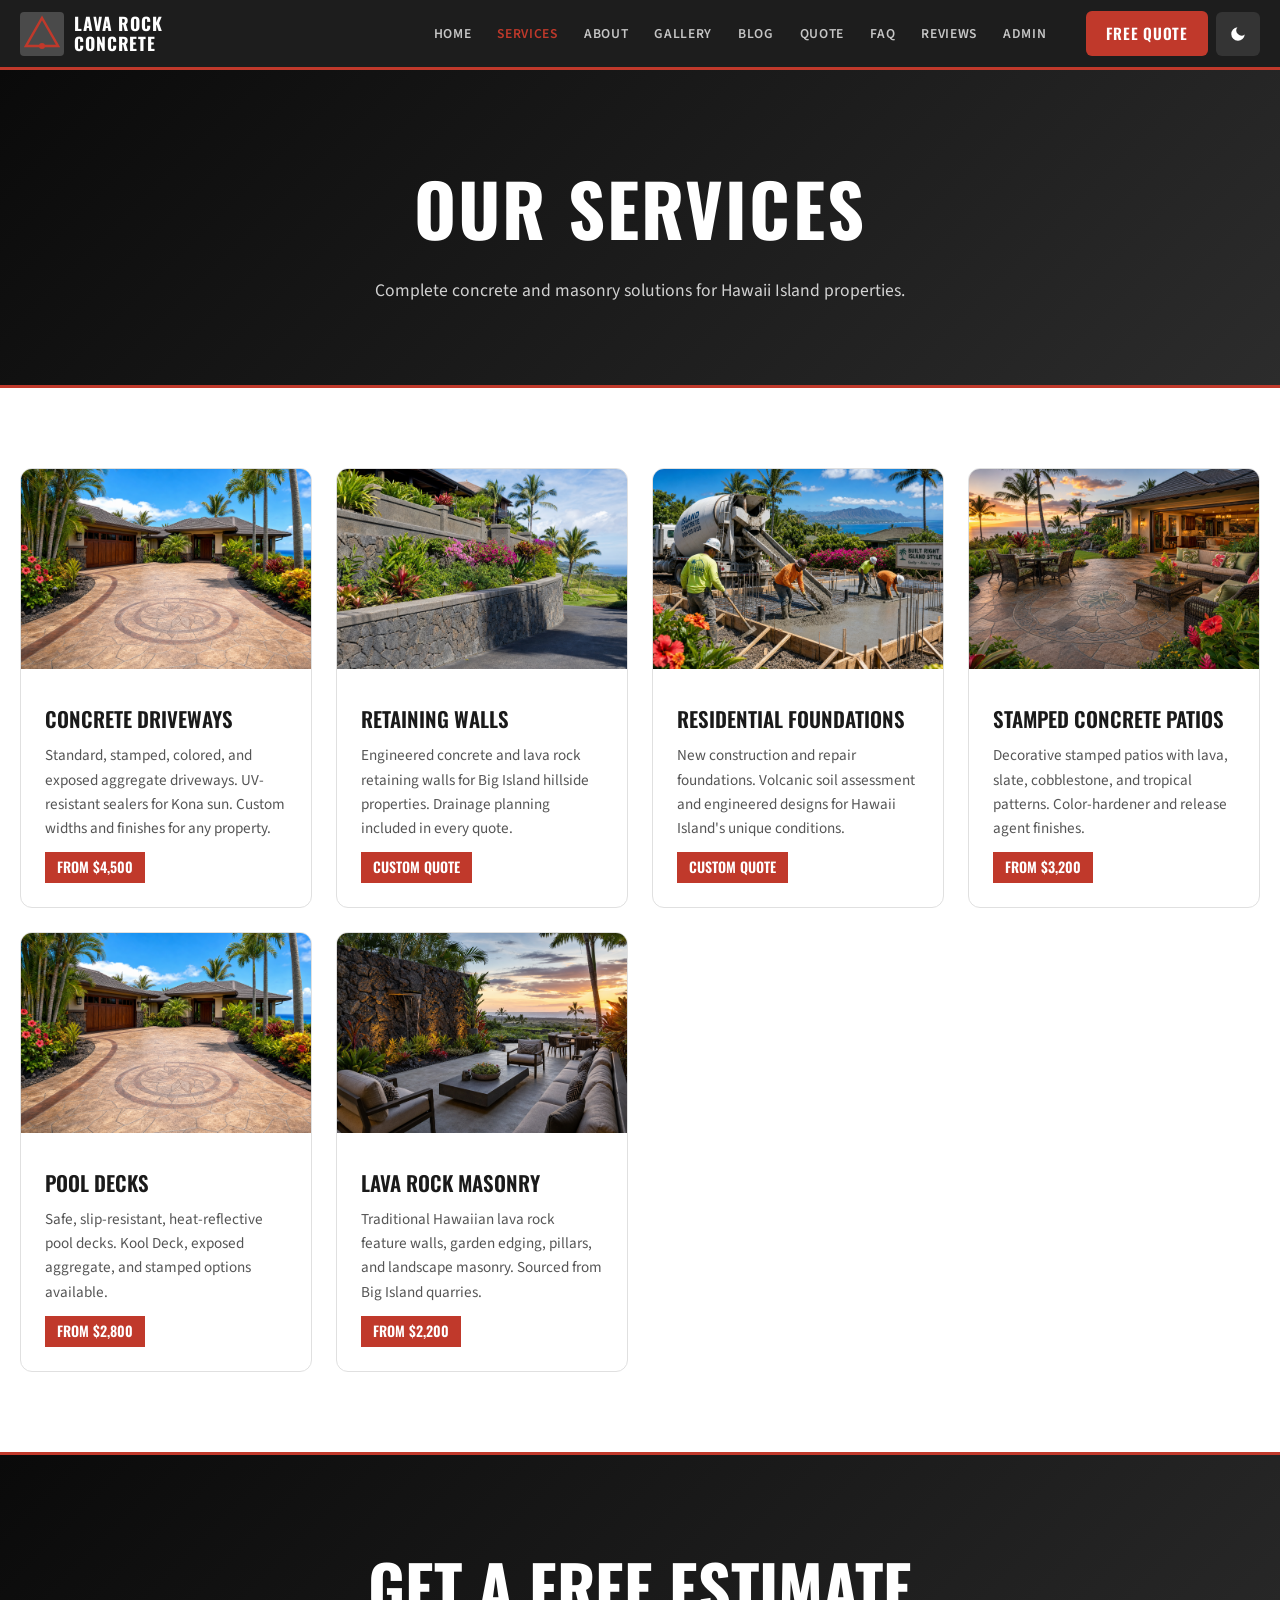
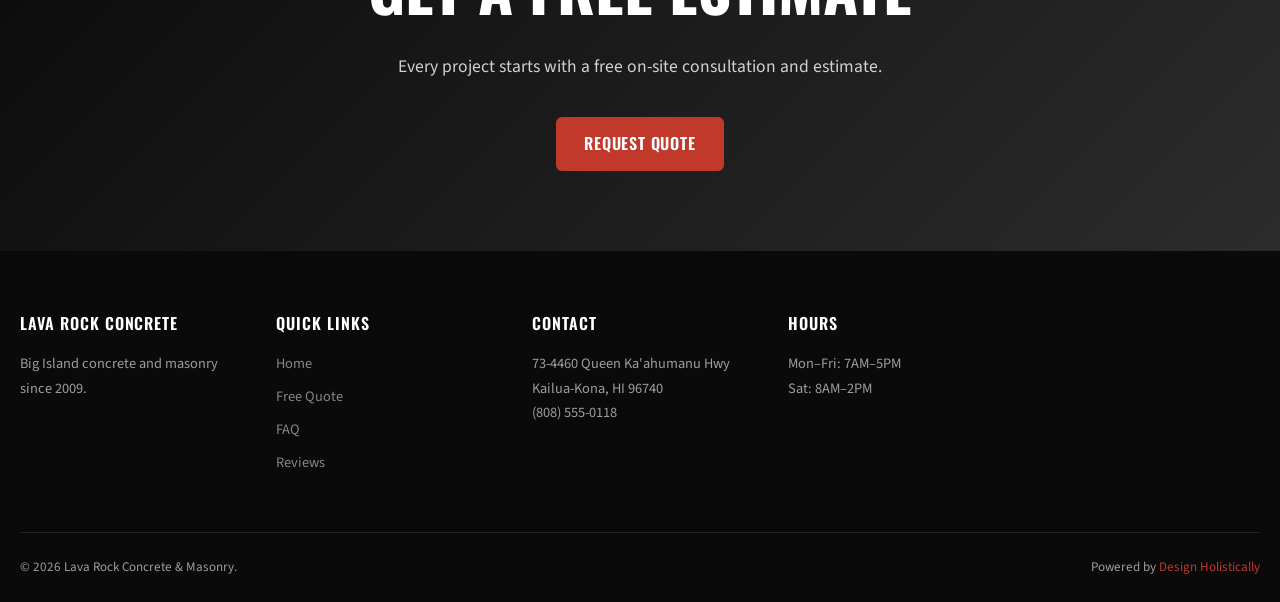
<file: services.html>
<!DOCTYPE html><html lang="en" data-theme="light"><head><meta charset="UTF-8"><meta name="viewport" content="width=device-width, initial-scale=1.0"><title>Services — Lava Rock Concrete & Masonry | Kailua-Kona</title><link rel="stylesheet" href="css/style.css">  <link rel="icon" type="image/x-icon" href="images/favicon.ico">
  <link rel="icon" type="image/png" sizes="32x32" href="images/favicon-32x32.png">
  <link rel="icon" type="image/png" sizes="16x16" href="images/favicon-16x16.png">
  <link rel="apple-touch-icon" sizes="180x180" href="images/apple-touch-icon.png">
</head><body>
<header class="site-header"><div class="header-inner"><a href="index.html" class="logo-wrap"><svg width="44" height="44" viewBox="0 0 44 44" fill="none"><rect width="44" height="44" rx="4" fill="#4A4A4A"/><polygon points="22,6 38,34 6,34" fill="none" stroke="#C0392B" stroke-width="2.5"/><circle cx="22" cy="34" r="3" fill="#C0392B"/></svg><span>Lava Rock<br>Concrete</span></a>
<nav class="nav-links"><a href="index.html">Home</a><a href="services.html" class="active">Services</a><a href="about.html">About</a><a href="gallery.html">Gallery</a><a href="blog.html">Blog</a><a href="booking.html">Quote</a><a href="faq.html">FAQ</a><a href="reviews.html">Reviews</a><a href="admin.html">Admin</a></nav>
<div class="header-actions"><a href="booking.html" class="btn-cta-header">Free Quote</a><button class="btn-dark-toggle" id="darkToggle" aria-label="Toggle dark mode"><svg viewBox="0 0 24 24"><path d="M21 12.79A9 9 0 1111.21 3 7 7 0 0021 12.79z"/></svg></button><button class="hamburger" id="hamburger" aria-label="Open menu" aria-expanded="false"><span></span><span></span><span></span></button></div></div></header>
<nav class="mobile-nav" id="mobileNav"><a href="index.html">Home</a><a href="services.html">Services</a><a href="about.html">About</a><a href="gallery.html">Gallery</a><a href="blog.html">Blog</a><a href="booking.html">Quote</a><a href="faq.html">FAQ</a><a href="reviews.html">Reviews</a><a href="admin.html">Admin</a></nav>
<div class="page-hero"><h1>Our Services</h1><p>Complete concrete and masonry solutions for Hawaii Island properties.</p></div>
<section class="section"><div class="container"><div class="grid-3">
<div class="card fade-up"><img src="images/service-driveway.png" alt="Driveways" class="card-img"><div class="card-body"><h3>Concrete Driveways</h3><p>Standard, stamped, colored, and exposed aggregate driveways. UV-resistant sealers for Kona sun. Custom widths and finishes for any property.</p><span class="price-tag">From $4,500</span></div></div>
<div class="card fade-up"><img src="images/service-retaining-wall.png" alt="Retaining Walls" class="card-img"><div class="card-body"><h3>Retaining Walls</h3><p>Engineered concrete and lava rock retaining walls for Big Island hillside properties. Drainage planning included in every quote.</p><span class="price-tag">Custom Quote</span></div></div>
<div class="card fade-up"><img src="images/service-foundation.png" alt="Foundations" class="card-img"><div class="card-body"><h3>Residential Foundations</h3><p>New construction and repair foundations. Volcanic soil assessment and engineered designs for Hawaii Island's unique conditions.</p><span class="price-tag">Custom Quote</span></div></div>
<div class="card fade-up"><img src="images/service-patio.png" alt="Stamped Patios" class="card-img"><div class="card-body"><h3>Stamped Concrete Patios</h3><p>Decorative stamped patios with lava, slate, cobblestone, and tropical patterns. Color-hardener and release agent finishes.</p><span class="price-tag">From $3,200</span></div></div>
<div class="card fade-up"><img src="images/service-driveway.png" alt="Pool Decks" class="card-img"><div class="card-body"><h3>Pool Decks</h3><p>Safe, slip-resistant, heat-reflective pool decks. Kool Deck, exposed aggregate, and stamped options available.</p><span class="price-tag">From $2,800</span></div></div>
<div class="card fade-up"><img src="images/gallery-5.png" alt="Lava Rock Features" class="card-img"><div class="card-body"><h3>Lava Rock Masonry</h3><p>Traditional Hawaiian lava rock feature walls, garden edging, pillars, and landscape masonry. Sourced from Big Island quarries.</p><span class="price-tag">From $2,200</span></div></div>
</div></div></section>
<section class="cta-section"><div class="container"><h2>Get a Free Estimate</h2><p>Every project starts with a free on-site consultation and estimate.</p><a href="booking.html" class="btn btn-primary">Request Quote</a></div></section>
<footer class="site-footer"><div class="footer-grid"><div class="footer-col"><h4>Lava Rock Concrete</h4><p>Big Island concrete and masonry since 2009.</p></div><div class="footer-col"><h4>Quick Links</h4><a href="index.html">Home</a><a href="booking.html">Free Quote</a><a href="faq.html">FAQ</a><a href="reviews.html">Reviews</a></div><div class="footer-col"><h4>Contact</h4><p>73-4460 Queen Ka'ahumanu Hwy<br>Kailua-Kona, HI 96740<br>(808) 555-0118</p></div><div class="footer-col"><h4>Hours</h4><p>Mon–Fri: 7AM–5PM<br>Sat: 8AM–2PM</p></div></div><div class="footer-bottom"><span>© 2026 Lava Rock Concrete & Masonry.</span><span>Powered by <a href="https://designholistically.com" target="_blank">Design Holistically</a></span></div></footer>
<button class="back-to-top" id="backToTop" aria-label="Back to top">↑</button><script src="js/main.js"></script></body></html>
</file>
<file: css/style.css>
@import url('https://fonts.googleapis.com/css2?family=Oswald:wght@400;500;600;700&family=Source+Sans+3:wght@400;600;700&display=swap');

:root {
  --primary: #4A4A4A;
  --primary-dark: #2c2c2c;
  --primary-light: #666;
  --accent: #C0392B;
  --accent-dark: #922b21;
  --bg: #ffffff;
  --bg-alt: #f5f5f5;
  --bg-card: #ffffff;
  --text: #1a1a1a;
  --text-muted: #555;
  --text-light: #888;
  --border: #e0e0e0;
  --shadow: 0 2px 16px rgba(0,0,0,0.08);
  --shadow-lg: 0 8px 40px rgba(0,0,0,0.15);
  --radius: 6px;
  --radius-lg: 12px;
  --header-h: 70px;
  --transition: 0.3s cubic-bezier(0.4,0,0.2,1);
}
[data-theme="dark"] {
  --bg: #111111;
  --bg-alt: #1a1a1a;
  --bg-card: #222222;
  --text: #f0f0f0;
  --text-muted: #aaa;
  --text-light: #777;
  --border: #333;
}
*, *::before, *::after { box-sizing: border-box; margin: 0; padding: 0; }
html { scroll-behavior: smooth; }
body { font-family: 'Source Sans 3', sans-serif; background: var(--bg); color: var(--text); line-height: 1.6; transition: background var(--transition), color var(--transition); }

.site-header { position: sticky; top: 0; z-index: 1000; height: var(--header-h); background: rgba(20,20,20,0.96); backdrop-filter: blur(12px); border-bottom: 3px solid var(--accent); display: flex; align-items: center; }
.header-inner { width: 100%; max-width: 1280px; margin: 0 auto; padding: 0 20px; display: flex; align-items: center; gap: 16px; }
.logo-wrap { display: flex; align-items: center; gap: 10px; text-decoration: none; color: #fff; }
.logo-wrap span { font-family: 'Oswald', sans-serif; font-weight: 700; font-size: 1.1rem; line-height: 1.1; text-transform: uppercase; letter-spacing: 0.05em; }
.nav-links { display: flex; align-items: center; gap: 2px; margin-left: auto; }
.nav-links a { padding: 8px 12px; text-decoration: none; color: rgba(255,255,255,0.75); font-weight: 600; font-size: 0.85rem; transition: color var(--transition); white-space: nowrap; text-transform: uppercase; letter-spacing: 0.05em; }
.nav-links a:hover, .nav-links a.active { color: var(--accent); }
.header-actions { display: flex; align-items: center; gap: 8px; margin-left: 12px; }
.btn-cta-header { background: var(--accent); color: #fff; padding: 10px 20px; font-family: 'Oswald', sans-serif; font-weight: 600; font-size: 0.95rem; text-decoration: none; border-radius: var(--radius); min-height: 44px; display: inline-flex; align-items: center; text-transform: uppercase; letter-spacing: 0.05em; transition: background var(--transition); }
.btn-cta-header:hover { background: var(--accent-dark); }
.btn-dark-toggle { width: 44px; height: 44px; border: none; background: rgba(255,255,255,0.1); border-radius: var(--radius); cursor: pointer; display: flex; align-items: center; justify-content: center; }
.btn-dark-toggle svg { width: 18px; height: 18px; fill: #fff; }
.hamburger { display: none; flex-direction: column; gap: 5px; background: none; border: none; cursor: pointer; padding: 10px; width: 44px; height: 44px; align-items: center; justify-content: center; }
.hamburger span { display: block; width: 22px; height: 2px; background: #fff; border-radius: 2px; }
.mobile-nav { display: none; position: fixed; inset: 0; top: var(--header-h); background: #111; z-index: 999; padding: 24px 20px; flex-direction: column; gap: 8px; }
.mobile-nav.open { display: flex; }
.mobile-nav a { padding: 14px 16px; text-decoration: none; color: #fff; font-weight: 600; font-size: 1.1rem; border: 1px solid #333; border-radius: var(--radius); text-transform: uppercase; }
.mobile-nav a:hover { background: var(--accent); border-color: var(--accent); }

.btn { display: inline-flex; align-items: center; justify-content: center; gap: 8px; padding: 14px 28px; border-radius: var(--radius); font-family: 'Oswald', sans-serif; font-weight: 600; font-size: 1rem; cursor: pointer; text-decoration: none; border: none; transition: all var(--transition); min-height: 44px; text-transform: uppercase; letter-spacing: 0.05em; }
.btn-primary { background: var(--accent); color: #fff; }
.btn-primary:hover { background: var(--accent-dark); transform: translateY(-2px); }
.btn-outline { background: transparent; border: 2px solid var(--accent); color: var(--accent); }
.btn-outline:hover { background: var(--accent); color: #fff; }
.btn-ghost { background: rgba(255,255,255,0.12); color: #fff; border: 2px solid rgba(255,255,255,0.4); }
.btn-ghost:hover { background: rgba(255,255,255,0.22); }

.hero { min-height: 90vh; display: flex; align-items: center; background: linear-gradient(135deg, #0a0a0a 0%, #2c2c2c 60%, var(--primary) 100%); position: relative; overflow: hidden; }
.hero-bg { position: absolute; inset: 0; background-image: url('../images/hero.png'); background-size: cover; background-position: center; opacity: 0.2; }
.hero-content { position: relative; z-index: 2; max-width: 1280px; margin: 0 auto; padding: 80px 20px; }
.hero-badge { display: inline-block; background: var(--accent); color: #fff; padding: 4px 16px; font-family: 'Oswald', sans-serif; font-weight: 600; font-size: 0.85rem; text-transform: uppercase; letter-spacing: 0.1em; margin-bottom: 20px; }
.hero h1 { font-family: 'Oswald', sans-serif; font-weight: 700; font-size: clamp(3rem, 8vw, 6rem); color: #fff; line-height: 0.95; margin-bottom: 20px; text-transform: uppercase; letter-spacing: 0.02em; }
.hero h1 span { color: var(--accent); }
.hero p { font-size: 1.15rem; color: rgba(255,255,255,0.8); max-width: 520px; margin-bottom: 36px; }
.hero-ctas { display: flex; flex-wrap: wrap; gap: 12px; }
.hero-stats { display: flex; gap: 48px; margin-top: 60px; flex-wrap: wrap; border-top: 1px solid rgba(255,255,255,0.15); padding-top: 40px; }
.hero-stat .num { font-family: 'Oswald', sans-serif; font-weight: 700; font-size: 2.5rem; color: var(--accent); }
.hero-stat .lbl { font-size: 0.82rem; color: rgba(255,255,255,0.6); text-transform: uppercase; letter-spacing: 0.08em; }

.section { padding: 80px 20px; }
.section-alt { background: var(--bg-alt); }
.container { max-width: 1280px; margin: 0 auto; }
.section-header { text-align: center; margin-bottom: 56px; }
.section-tag { display: inline-block; background: rgba(192,57,43,0.1); color: var(--accent); padding: 4px 14px; font-size: 0.78rem; font-weight: 700; text-transform: uppercase; letter-spacing: 0.1em; margin-bottom: 12px; border-left: 3px solid var(--accent); }
.section-header h2 { font-family: 'Oswald', sans-serif; font-weight: 700; font-size: clamp(2rem, 5vw, 3.5rem); text-transform: uppercase; letter-spacing: 0.03em; margin-bottom: 12px; }
.section-header p { color: var(--text-muted); font-size: 1.05rem; max-width: 560px; margin: 0 auto; }

.card { background: var(--bg-card); border: 1px solid var(--border); border-radius: var(--radius-lg); overflow: hidden; transition: transform var(--transition), box-shadow var(--transition); }
.card:hover { transform: translateY(-4px); box-shadow: var(--shadow-lg); }
.card-img { width: 100%; height: 200px; object-fit: cover; }
.card-body { padding: 24px; }
.card-body h3 { font-family: 'Oswald', sans-serif; font-weight: 600; font-size: 1.3rem; text-transform: uppercase; margin-bottom: 8px; }
.card-body p { color: var(--text-muted); font-size: 0.95rem; }
.price-tag { display: inline-block; background: var(--accent); color: #fff; padding: 4px 12px; font-family: 'Oswald', sans-serif; font-weight: 600; font-size: 0.88rem; margin-top: 12px; text-transform: uppercase; }

.grid-3 { display: grid; grid-template-columns: repeat(auto-fill, minmax(280px, 1fr)); gap: 24px; }
.grid-2 { display: grid; grid-template-columns: repeat(auto-fill, minmax(380px, 1fr)); gap: 28px; }

.testimonial-card { background: var(--bg-card); border: 1px solid var(--border); border-radius: var(--radius-lg); padding: 28px; border-left: 4px solid var(--accent); }
.stars { color: var(--accent); font-size: 1.1rem; margin-bottom: 12px; }
.testimonial-card p { color: var(--text-muted); font-style: italic; margin-bottom: 20px; line-height: 1.7; }
.testi-author { display: flex; align-items: center; gap: 12px; }
.testi-author img { width: 48px; height: 48px; border-radius: 50%; object-fit: cover; }
.testi-author strong { font-weight: 700; }
.testi-author span { font-size: 0.82rem; color: var(--text-light); }

.page-hero { background: linear-gradient(135deg, #0a0a0a, #2c2c2c); padding: 80px 20px; text-align: center; color: #fff; border-bottom: 3px solid var(--accent); }
.page-hero h1 { font-family: 'Oswald', sans-serif; font-weight: 700; font-size: clamp(2.5rem, 6vw, 4.5rem); text-transform: uppercase; letter-spacing: 0.03em; margin-bottom: 12px; }
.page-hero p { font-size: 1.1rem; opacity: 0.8; }

.gallery-grid { display: grid; grid-template-columns: repeat(auto-fill, minmax(260px, 1fr)); gap: 12px; }
.gallery-item { border-radius: var(--radius); overflow: hidden; aspect-ratio: 4/3; position: relative; cursor: pointer; }
.gallery-item img { width: 100%; height: 100%; object-fit: cover; transition: transform 0.4s ease; }
.gallery-item:hover img { transform: scale(1.05); }
.gallery-overlay { position: absolute; inset: 0; background: rgba(192,57,43,0.75); opacity: 0; display: flex; align-items: center; justify-content: center; color: #fff; font-weight: 700; transition: opacity var(--transition); font-family: 'Oswald', sans-serif; text-transform: uppercase; letter-spacing: 0.08em; }
.gallery-item:hover .gallery-overlay { opacity: 1; }

.faq-item { border: 1px solid var(--border); border-radius: var(--radius); margin-bottom: 10px; overflow: hidden; }
.faq-question { padding: 18px 20px; cursor: pointer; display: flex; justify-content: space-between; align-items: center; font-weight: 700; background: var(--bg-card); }
.faq-question:hover { background: var(--bg-alt); }
.faq-answer { padding: 0 20px; max-height: 0; overflow: hidden; transition: max-height 0.4s ease, padding 0.3s; color: var(--text-muted); line-height: 1.7; }
.faq-answer.open { max-height: 400px; padding: 16px 20px; }
.faq-icon { font-size: 1.2rem; color: var(--accent); transition: transform var(--transition); }
.faq-item.open .faq-icon { transform: rotate(45deg); }

.review-card { background: var(--bg-card); border: 1px solid var(--border); border-radius: var(--radius-lg); padding: 24px; }
.review-platform { font-size: 0.8rem; color: var(--text-light); margin-bottom: 8px; }
.review-text { color: var(--text-muted); font-style: italic; margin: 12px 0 16px; line-height: 1.7; }
.reviewer { display: flex; align-items: center; gap: 10px; }
.reviewer img { width: 44px; height: 44px; border-radius: 50%; object-fit: cover; }

.booking-steps { display: flex; justify-content: center; gap: 0; margin-bottom: 48px; flex-wrap: wrap; }
.step-indicator { display: flex; align-items: center; }
.step-dot { width: 36px; height: 36px; border-radius: 50%; display: flex; align-items: center; justify-content: center; font-weight: 800; font-size: 0.85rem; border: 2px solid var(--border); background: var(--bg-card); color: var(--text-muted); transition: all var(--transition); }
.step-dot.active { background: var(--accent); border-color: var(--accent); color: #fff; }
.step-dot.done { background: var(--primary); border-color: var(--primary); color: #fff; }
.step-line { width: 60px; height: 2px; background: var(--border); }
.step-line.done { background: var(--primary); }
.booking-form-wrap { max-width: 640px; margin: 0 auto; background: var(--bg-card); border: 1px solid var(--border); border-radius: var(--radius-lg); padding: 40px 32px; }
.form-step { display: none; }
.form-step.active { display: block; }
.form-step h3 { font-family: 'Oswald', sans-serif; font-weight: 700; font-size: 1.8rem; text-transform: uppercase; margin-bottom: 24px; }
.form-group { margin-bottom: 20px; }
.form-group label { display: block; font-weight: 700; margin-bottom: 6px; font-size: 0.82rem; text-transform: uppercase; letter-spacing: 0.04em; }
.form-group input, .form-group select, .form-group textarea { width: 100%; padding: 12px 16px; border: 1px solid var(--border); border-radius: var(--radius); background: var(--bg); color: var(--text); font-size: 0.95rem; font-family: inherit; }
.form-group input:focus, .form-group select:focus, .form-group textarea:focus { outline: none; border-color: var(--accent); }
.service-options { display: grid; grid-template-columns: 1fr 1fr; gap: 12px; }
.service-opt { border: 2px solid var(--border); border-radius: var(--radius); padding: 16px; cursor: pointer; transition: all var(--transition); text-align: center; }
.service-opt:hover, .service-opt.selected { border-color: var(--accent); background: rgba(192,57,43,0.05); }
.service-opt strong { display: block; font-weight: 800; font-size: 0.95rem; margin-bottom: 4px; }
.service-opt span { font-size: 0.8rem; color: var(--text-muted); }
.form-nav { display: flex; gap: 12px; margin-top: 28px; }

.cta-section { background: linear-gradient(135deg, #0a0a0a, #2c2c2c); color: #fff; padding: 80px 20px; text-align: center; border-top: 3px solid var(--accent); }
.cta-section h2 { font-family: 'Oswald', sans-serif; font-weight: 700; font-size: clamp(2.5rem, 5vw, 4rem); text-transform: uppercase; margin-bottom: 16px; }
.cta-section p { opacity: 0.8; margin-bottom: 36px; font-size: 1.1rem; }

.about-story { display: grid; grid-template-columns: 1fr 1fr; gap: 60px; align-items: center; }
.about-story img { width: 100%; border-radius: var(--radius-lg); aspect-ratio: 4/3; object-fit: cover; }
.values-grid { display: grid; grid-template-columns: repeat(auto-fill, minmax(220px, 1fr)); gap: 24px; }
.value-card { background: var(--bg-card); border: 1px solid var(--border); border-radius: var(--radius); padding: 28px; text-align: center; border-top: 3px solid var(--accent); }
.value-icon { font-size: 2.5rem; margin-bottom: 12px; }
.value-card h3 { font-family: 'Oswald', sans-serif; font-weight: 600; text-transform: uppercase; margin-bottom: 8px; }
.team-grid { display: grid; grid-template-columns: repeat(auto-fill, minmax(220px, 1fr)); gap: 24px; }
.team-card { background: var(--bg-card); border: 1px solid var(--border); border-radius: var(--radius-lg); overflow: hidden; text-align: center; }
.team-card img { width: 100%; height: 220px; object-fit: cover; }
.team-card-body { padding: 20px; }
.team-card-body strong { display: block; font-family: 'Oswald', sans-serif; font-weight: 600; text-transform: uppercase; margin-bottom: 4px; font-size: 1rem; }

.article-hero { height: 400px; position: relative; overflow: hidden; }
.article-hero img { width: 100%; height: 100%; object-fit: cover; }
.article-hero-overlay { position: absolute; inset: 0; background: linear-gradient(to top, rgba(0,0,0,0.85), transparent); display: flex; align-items: flex-end; padding: 40px; }
.article-hero-overlay h1 { font-family: 'Oswald', sans-serif; font-weight: 700; font-size: clamp(1.8rem, 4vw, 3rem); color: #fff; max-width: 800px; text-transform: uppercase; letter-spacing: 0.02em; }
.article-body { max-width: 760px; margin: 0 auto; padding: 48px 20px; }
.article-body h2 { font-family: 'Oswald', sans-serif; font-weight: 600; font-size: 1.8rem; margin: 32px 0 12px; text-transform: uppercase; }
.article-body p { color: var(--text-muted); line-height: 1.8; margin-bottom: 20px; }
.article-body ul { color: var(--text-muted); padding-left: 28px; margin-bottom: 20px; line-height: 1.8; }
.article-meta { display: flex; gap: 16px; flex-wrap: wrap; align-items: center; padding: 20px 0; border-bottom: 1px solid var(--border); margin-bottom: 32px; }
.blog-cat { background: rgba(192,57,43,0.1); color: var(--accent); padding: 3px 10px; font-size: 0.78rem; font-weight: 700; text-transform: uppercase; border-left: 2px solid var(--accent); }
.blog-date { font-size: 0.82rem; color: var(--text-light); }
.article-img-mid { width: 100%; border-radius: var(--radius); margin: 24px 0; aspect-ratio: 16/9; object-fit: cover; }

.blog-card { background: var(--bg-card); border: 1px solid var(--border); border-radius: var(--radius-lg); overflow: hidden; transition: transform var(--transition), box-shadow var(--transition); }
.blog-card:hover { transform: translateY(-4px); box-shadow: var(--shadow-lg); }
.blog-card img { width: 100%; height: 200px; object-fit: cover; }
.blog-card-body { padding: 24px; }
.blog-card-body h3 { font-family: 'Oswald', sans-serif; font-weight: 600; font-size: 1.2rem; text-transform: uppercase; margin-bottom: 8px; }
.blog-card-body p { color: var(--text-muted); font-size: 0.9rem; }
.blog-card-body a { display: inline-flex; align-items: center; gap: 6px; color: var(--accent); font-weight: 700; text-decoration: none; margin-top: 14px; font-size: 0.9rem; text-transform: uppercase; }

.site-footer { background: #0a0a0a; color: rgba(255,255,255,0.6); padding: 60px 20px 24px; }
.footer-grid { display: grid; grid-template-columns: repeat(auto-fill, minmax(200px, 1fr)); gap: 40px; max-width: 1280px; margin: 0 auto 48px; }
.footer-col h4 { font-family: 'Oswald', sans-serif; font-weight: 600; color: #fff; margin-bottom: 16px; text-transform: uppercase; letter-spacing: 0.06em; }
.footer-col a { display: block; color: rgba(255,255,255,0.5); text-decoration: none; margin-bottom: 10px; font-size: 0.9rem; transition: color var(--transition); }
.footer-col a:hover { color: var(--accent); }
.footer-col p { font-size: 0.9rem; line-height: 1.7; }
.footer-bottom { max-width: 1280px; margin: 0 auto; padding-top: 24px; border-top: 1px solid rgba(255,255,255,0.1); display: flex; justify-content: space-between; align-items: center; flex-wrap: wrap; gap: 12px; font-size: 0.82rem; }
.footer-bottom a { color: var(--accent); text-decoration: none; }

.back-to-top { position: fixed; bottom: 28px; right: 28px; width: 44px; height: 44px; background: var(--accent); color: #fff; border: none; border-radius: var(--radius); cursor: pointer; display: flex; align-items: center; justify-content: center; font-size: 1.2rem; opacity: 0; transform: translateY(20px); transition: all var(--transition); z-index: 900; }
.back-to-top.visible { opacity: 1; transform: translateY(0); }
.back-to-top:hover { background: var(--accent-dark); }

.fade-up { opacity: 0; transform: translateY(30px); transition: opacity 0.6s ease, transform 0.6s ease; }
.fade-up.visible { opacity: 1; transform: translateY(0); }
.fade-left { opacity: 0; transform: translateX(-30px); transition: opacity 0.6s ease, transform 0.6s ease; }
.fade-left.visible { opacity: 1; transform: translateX(0); }

.login-overlay { position: fixed; inset: 0; background: var(--bg); z-index: 9999; display: flex; align-items: center; justify-content: center; }
.login-box { background: var(--bg-card); border: 1px solid var(--border); border-radius: var(--radius-lg); padding: 48px 40px; width: 100%; max-width: 420px; text-align: center; }
.login-box h2 { font-family: 'Oswald', sans-serif; font-weight: 700; font-size: 2rem; text-transform: uppercase; margin-bottom: 8px; }
.admin-layout { display: flex; }
.admin-sidebar { width: 240px; background: var(--bg-card); border-right: 1px solid var(--border); min-height: 100vh; padding: 24px 0; flex-shrink: 0; }
.admin-main { flex: 1; padding: 32px; overflow-x: auto; }
.admin-nav a { display: flex; align-items: center; gap: 10px; padding: 12px 20px; color: var(--text-muted); text-decoration: none; font-weight: 600; font-size: 0.9rem; transition: all var(--transition); }
.admin-nav a:hover, .admin-nav a.active { color: var(--accent); background: rgba(192,57,43,0.08); border-left: 3px solid var(--accent); }
.stat-card { background: var(--bg-card); border: 1px solid var(--border); border-radius: var(--radius); padding: 20px 24px; }
.stat-card .val { font-family: 'Oswald', sans-serif; font-weight: 700; font-size: 2rem; color: var(--accent); }
.stat-card .label { font-size: 0.85rem; color: var(--text-muted); margin-top: 4px; }
.admin-table { width: 100%; border-collapse: collapse; background: var(--bg-card); font-size: 0.9rem; }
.admin-table th { background: var(--bg-alt); padding: 12px 16px; text-align: left; font-weight: 700; font-size: 0.82rem; text-transform: uppercase; letter-spacing: 0.04em; color: var(--text-muted); }
.admin-table td { padding: 12px 16px; border-top: 1px solid var(--border); }
.badge { display: inline-block; padding: 3px 10px; font-size: 0.78rem; font-weight: 700; }
.badge-green { background: rgba(39,174,96,0.1); color: #1a7a42; }
.badge-yellow { background: rgba(241,196,15,0.15); color: #8a6a00; }
.badge-red { background: rgba(192,57,43,0.1); color: var(--accent); }

@media (max-width: 768px) {
  .nav-links { display: none; }
  .hamburger { display: flex; }
  .about-story { grid-template-columns: 1fr; gap: 32px; }
  .service-options { grid-template-columns: 1fr; }
  .admin-sidebar { display: none; }
  .booking-form-wrap { padding: 28px 20px; }
  .grid-2 { grid-template-columns: 1fr; }
  .step-line { width: 30px; }
  .footer-bottom { flex-direction: column; text-align: center; }
}

.hero h1, .hero p, .hero-content, .hero .eyebrow-label, .hero .tag { color: #fff !important; }

[data-theme="dark"] .hero { background: transparent !important; }
[data-theme="dark"] .hero-bg img { opacity: 1 !important; }
</file>
